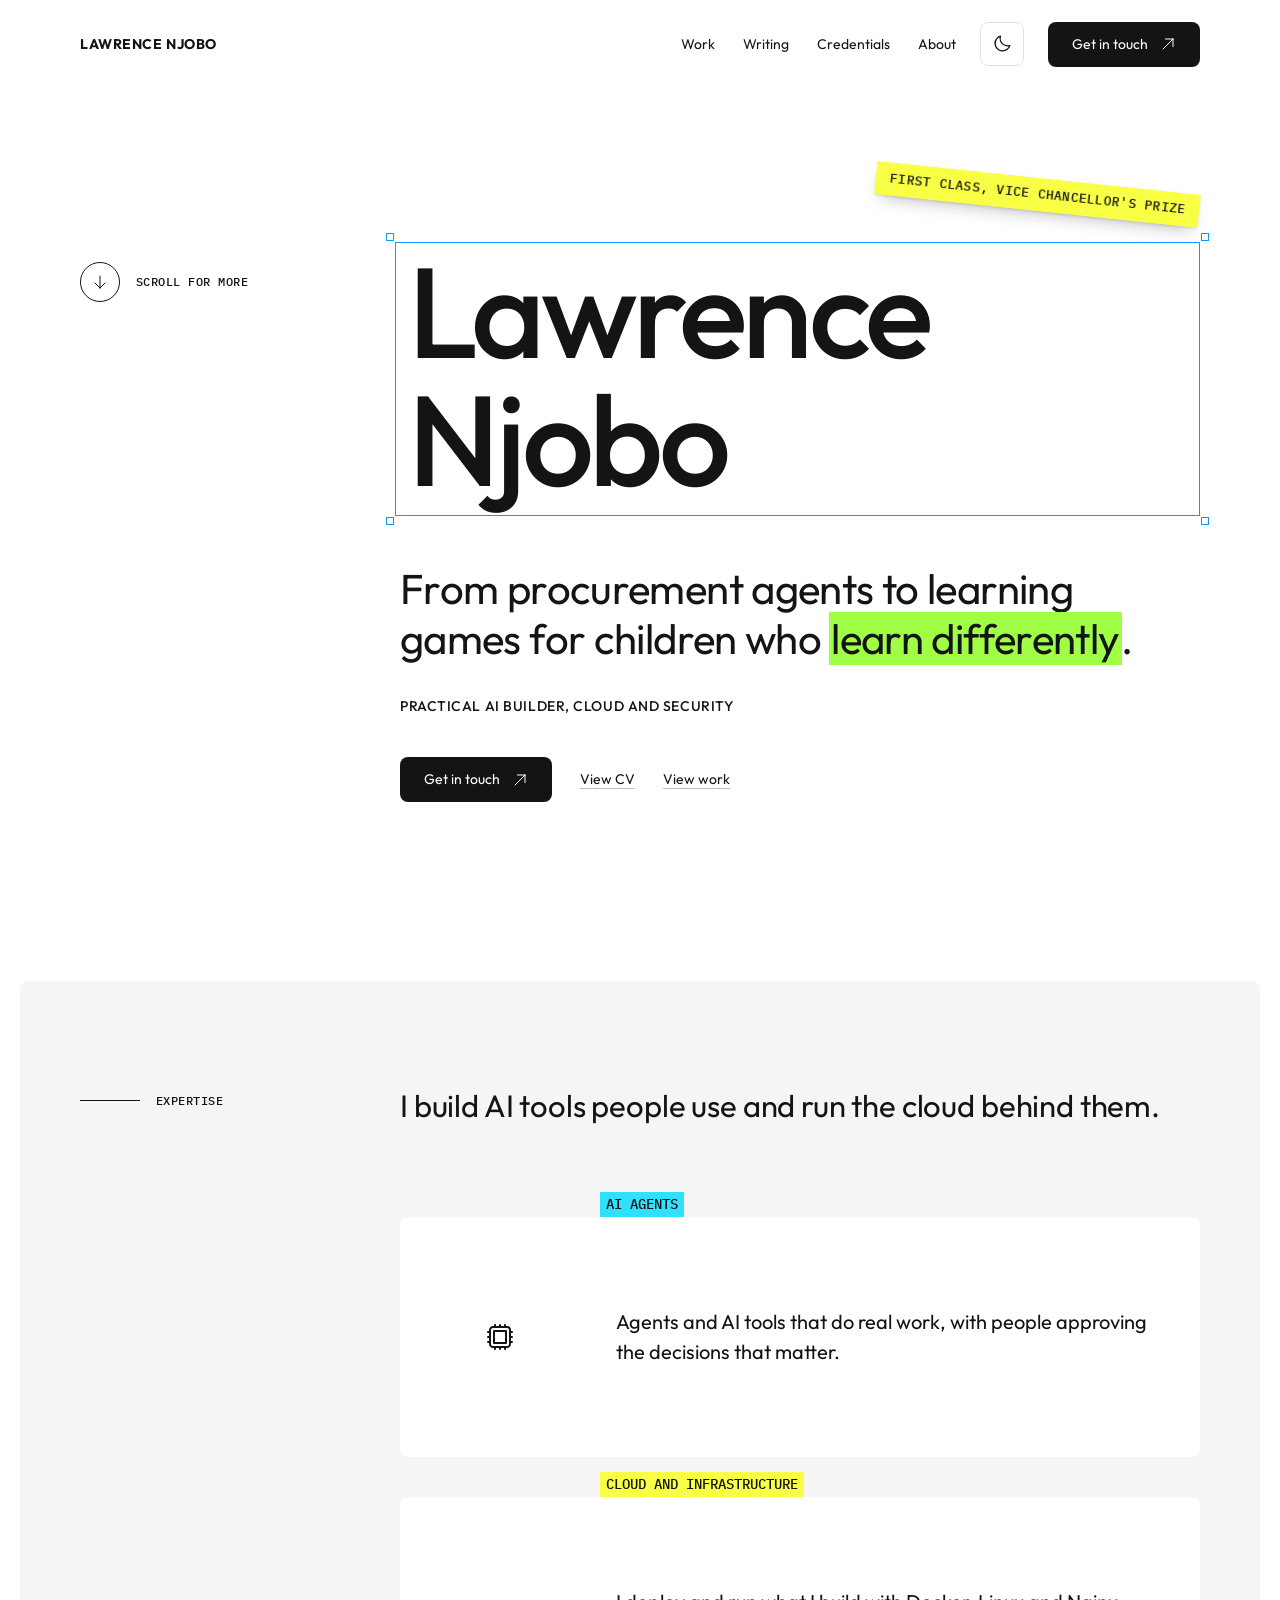
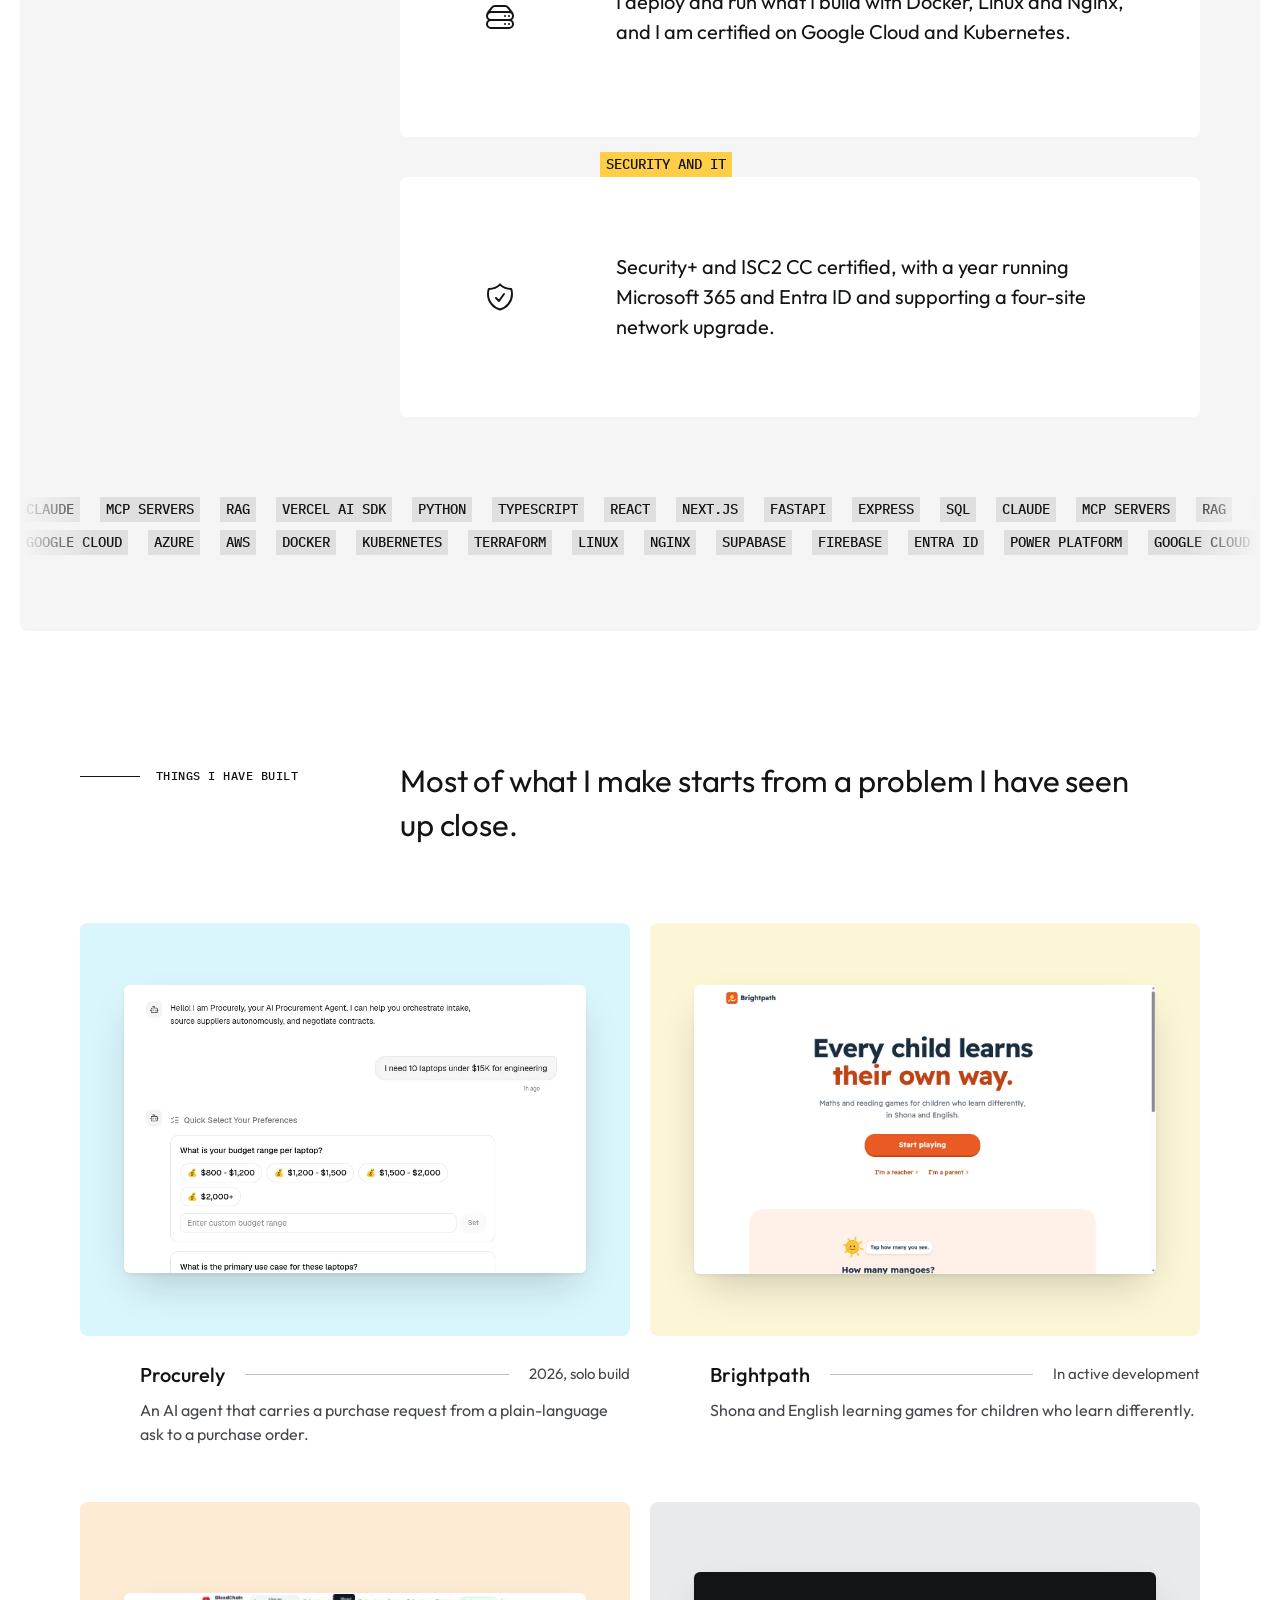
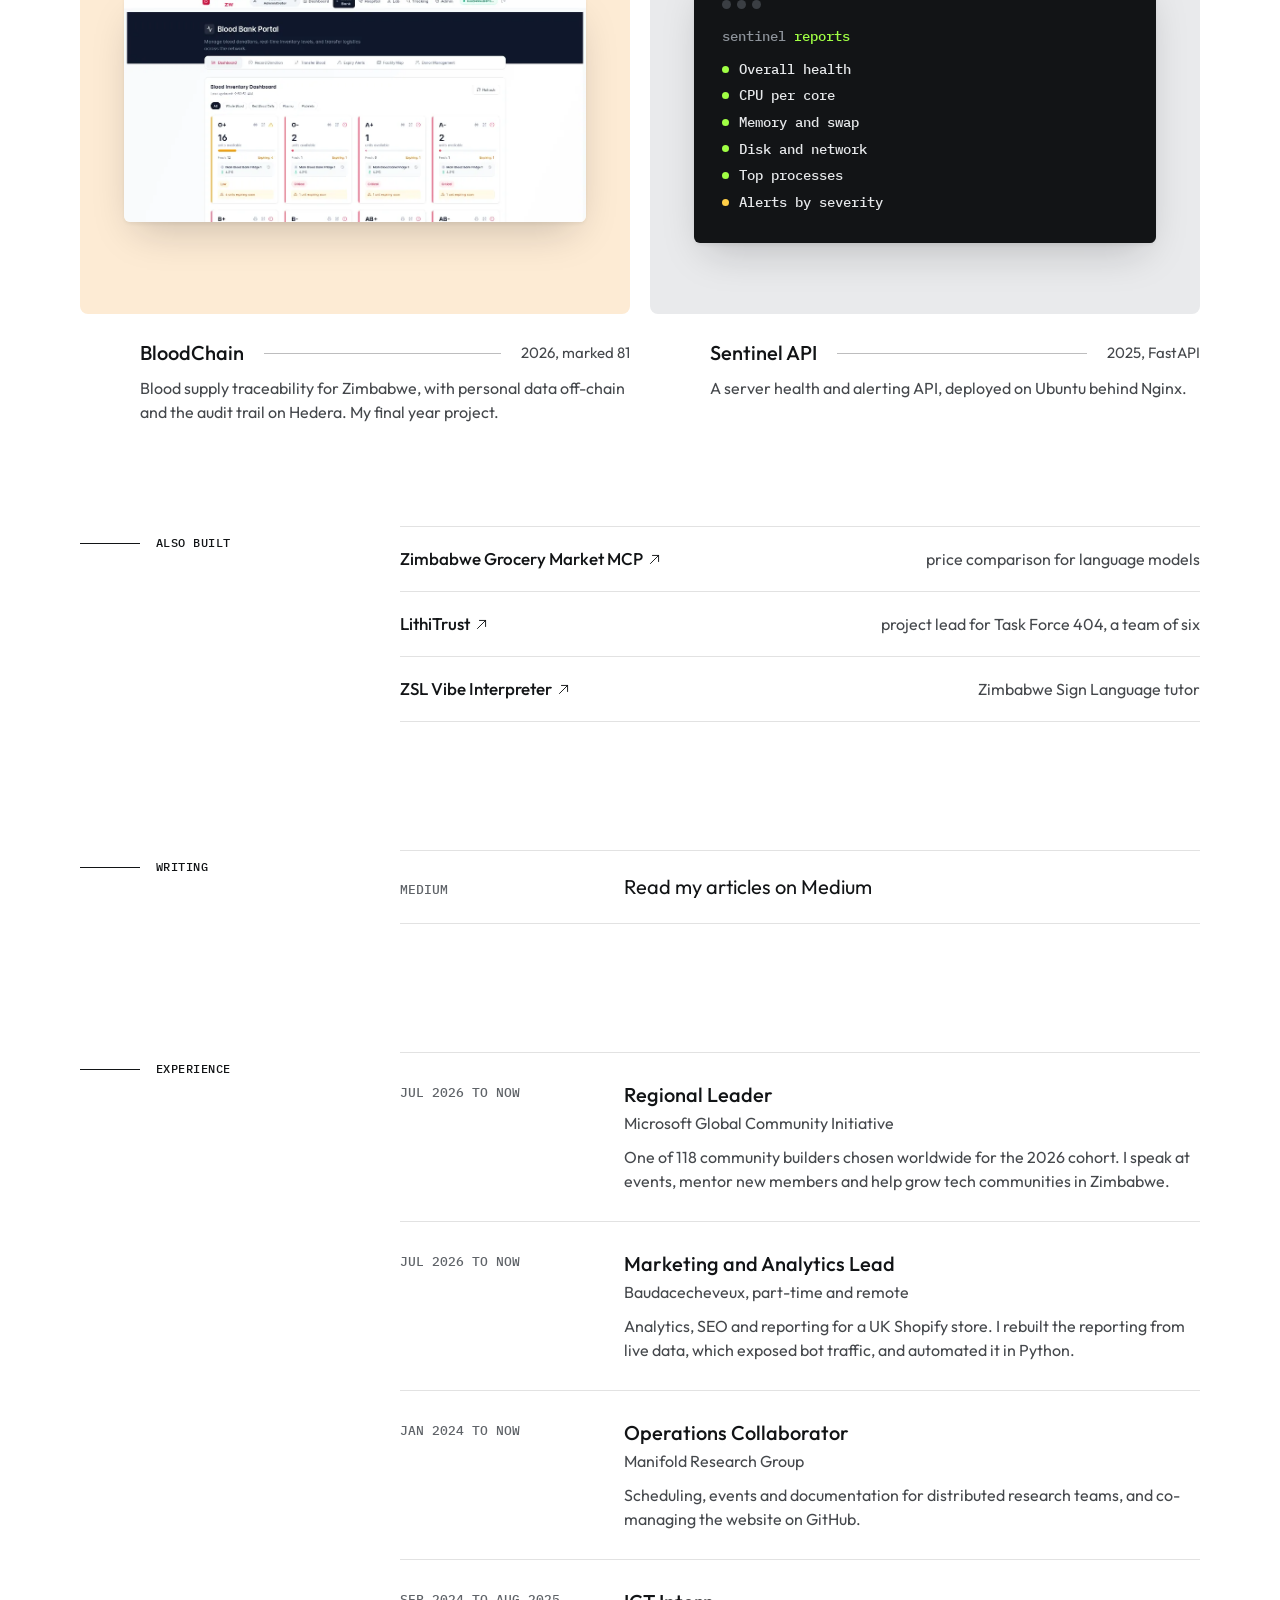
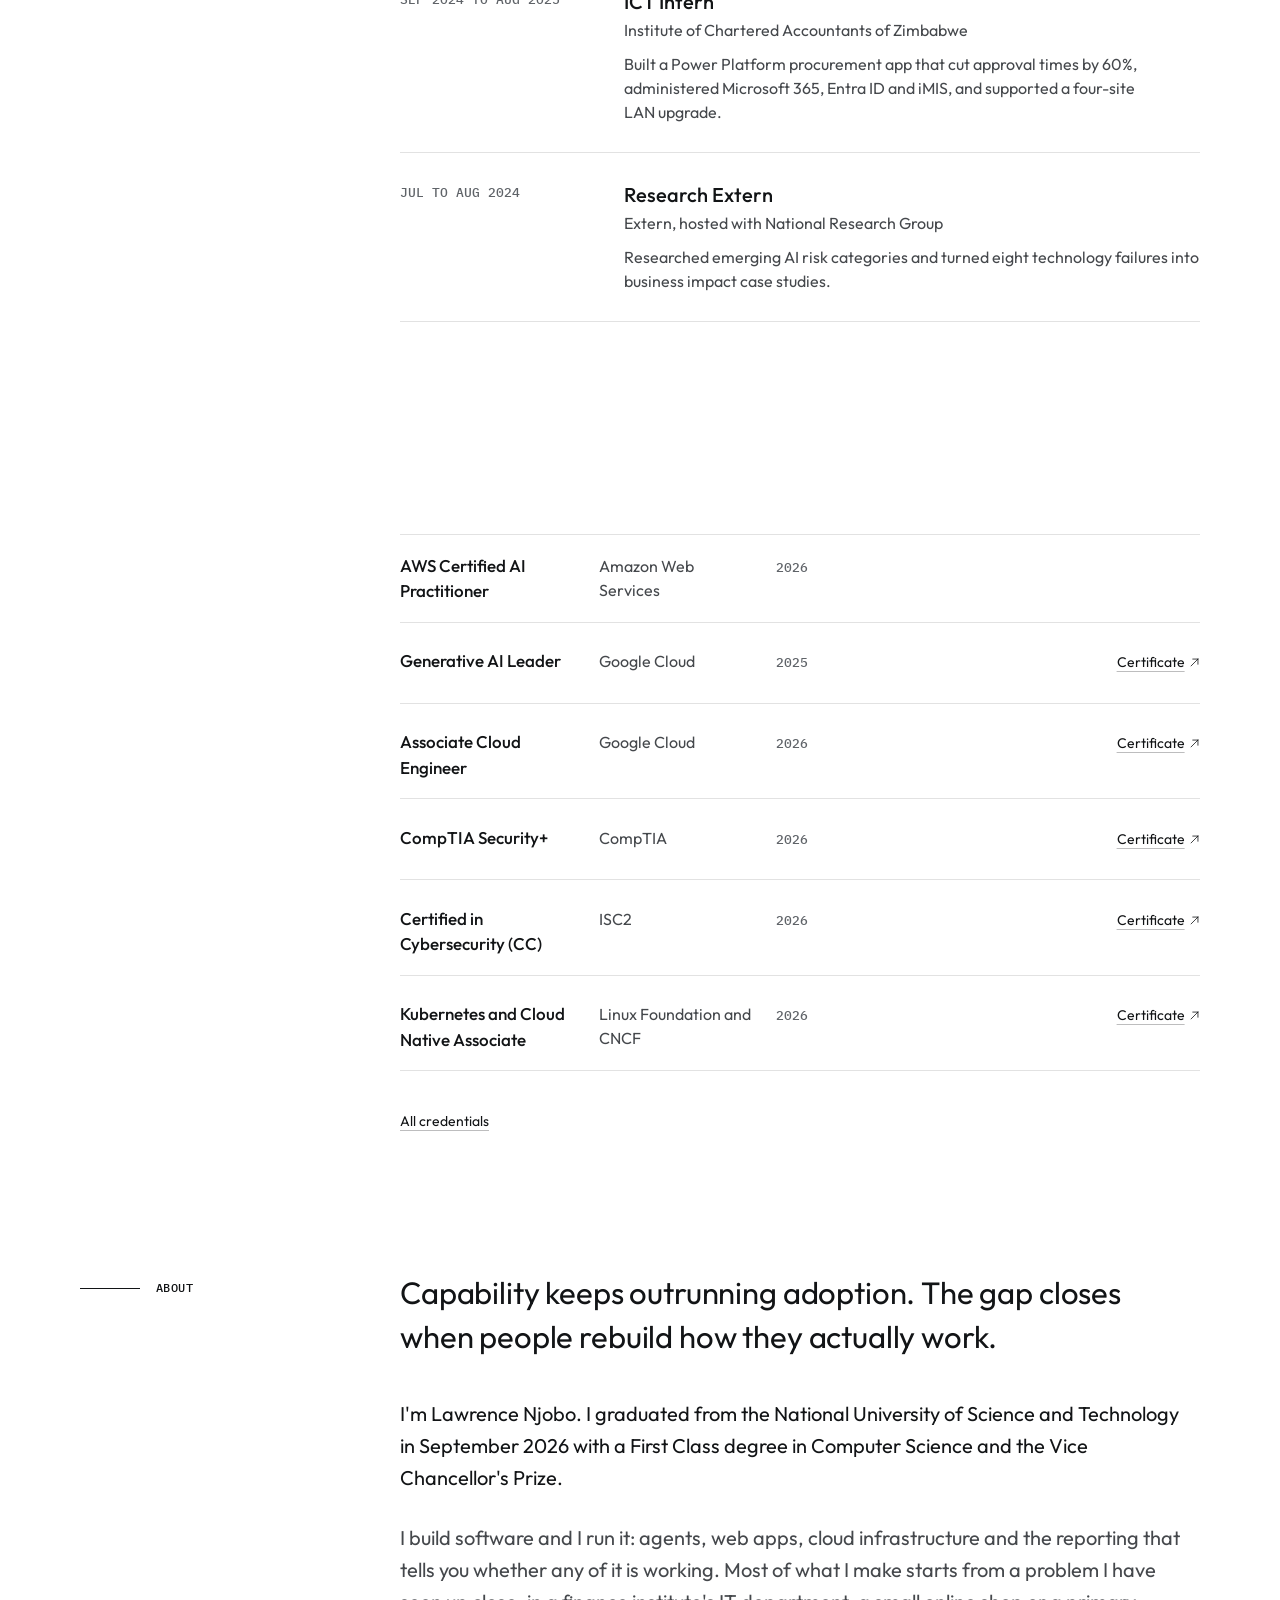
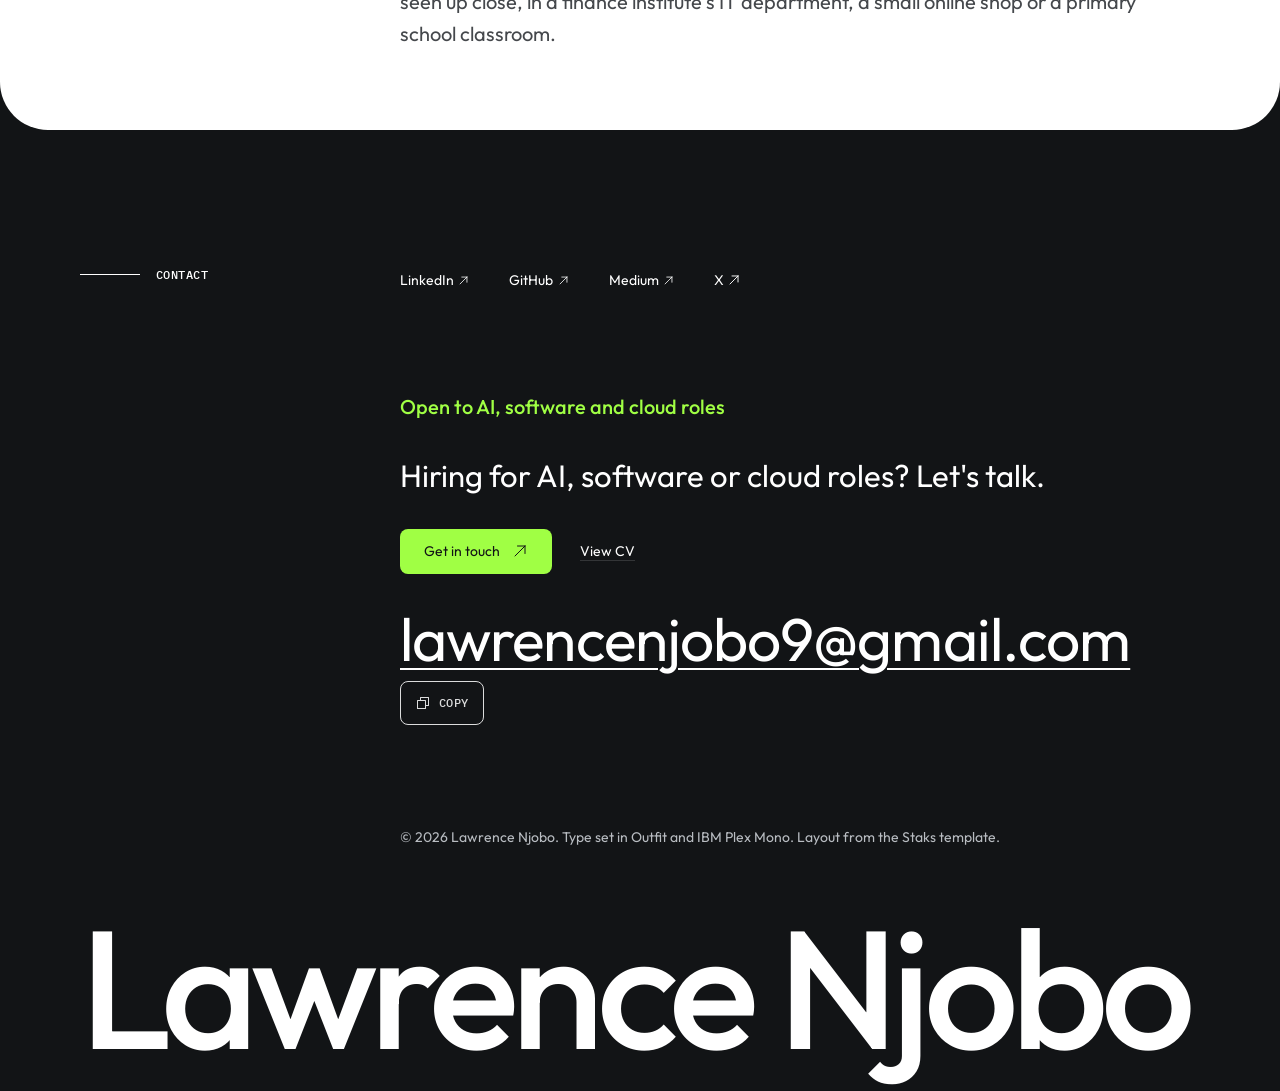
<file: index.html>
<!doctype html>
<html lang="en-GB">
<head>
  <meta charset="utf-8">
  <meta name="viewport" content="width=device-width, initial-scale=1">
  <title>Lawrence Njobo</title>
  <meta name="description" content="Lawrence Njobo, practical AI builder with cloud and security depth. Procurement agents, learning games for neurodivergent children, and the cloud systems that run them.">
  <meta property="og:title" content="Lawrence Njobo">
  <meta property="og:description" content="From procurement agents to learning games for children who learn differently.">
  <link rel="canonical" href="https://lawrence-njobo.me/">
  <meta property="og:type" content="website">
  <meta property="og:url" content="https://lawrence-njobo.me/">
  <meta property="og:image" content="https://lawrence-njobo.me/assets/og.png">
  <meta property="og:image:width" content="1200">
  <meta property="og:image:height" content="630">
  <meta property="og:image:alt" content="Lawrence Njobo. Practical AI builder, cloud and security. From procurement agents to learning games for children who learn differently.">
  <meta name="twitter:card" content="summary_large_image">
  <meta name="theme-color" content="#ffffff">
  <link rel="icon" type="image/svg+xml" href="/favicon.svg">
  <link rel="icon" type="image/png" href="/favicon.png">
  <link rel="preload" href="/assets/fonts/outfit-400.woff2" as="font" type="font/woff2" crossorigin>
  <link rel="preload" href="/assets/fonts/outfit-500.woff2" as="font" type="font/woff2" crossorigin>
  <script>(function(){var d=document.documentElement;d.classList.add("js");try{if(localStorage.getItem("theme")==="dark")d.setAttribute("data-theme","dark")}catch(e){}})()</script>
  <link rel="stylesheet" href="/css/style.css?v=b4b42e6bbc">
  <script type="module" src="/js/site.js?v=6421167376"></script>
</head>
<body>
<a class="skip" href="#main">Skip to content</a>
<div class="sheet">
<header class="nav">
  <div class="wrap nav__inner">
    <a class="nav__logo" href="/">Lawrence Njobo</a>
    <div class="nav__end">
      <nav class="nav__links" aria-label="Main">
        <a href="/#work">Work</a>
        <a href="/#writing">Writing</a>
        <a href="/credentials.html">Credentials</a>
        <a href="/#about">About</a>
      </nav>
      <button class="theme-toggle" type="button" aria-label="Dark mode" aria-pressed="false"><!-- Phosphor Icons, MIT --><svg class="icon-moon" aria-hidden="true" xmlns="http://www.w3.org/2000/svg" viewBox="0 0 256 256" fill="currentColor"><path d="M233.54,142.23a8,8,0,0,0-8-2,88.08,88.08,0,0,1-109.8-109.8,8,8,0,0,0-10-10,104.84,104.84,0,0,0-52.91,37A104,104,0,0,0,136,224a103.09,103.09,0,0,0,62.52-20.88,104.84,104.84,0,0,0,37-52.91A8,8,0,0,0,233.54,142.23ZM188.9,190.34A88,88,0,0,1,65.66,67.11a89,89,0,0,1,31.4-26A106,106,0,0,0,96,56,104.11,104.11,0,0,0,200,160a106,106,0,0,0,14.92-1.06A89,89,0,0,1,188.9,190.34Z"/></svg><svg class="icon-sun" aria-hidden="true" xmlns="http://www.w3.org/2000/svg" viewBox="0 0 256 256" fill="currentColor"><path d="M120,40V16a8,8,0,0,1,16,0V40a8,8,0,0,1-16,0Zm72,88a64,64,0,1,1-64-64A64.07,64.07,0,0,1,192,128Zm-16,0a48,48,0,1,0-48,48A48.05,48.05,0,0,0,176,128ZM58.34,69.66A8,8,0,0,0,69.66,58.34l-16-16A8,8,0,0,0,42.34,53.66Zm0,116.68-16,16a8,8,0,0,0,11.32,11.32l16-16a8,8,0,0,0-11.32-11.32ZM192,72a8,8,0,0,0,5.66-2.34l16-16a8,8,0,0,0-11.32-11.32l-16,16A8,8,0,0,0,192,72Zm5.66,114.34a8,8,0,0,0-11.32,11.32l16,16a8,8,0,0,0,11.32-11.32ZM48,128a8,8,0,0,0-8-8H16a8,8,0,0,0,0,16H40A8,8,0,0,0,48,128Zm80,80a8,8,0,0,0-8,8v24a8,8,0,0,0,16,0V216A8,8,0,0,0,128,208Zm112-88H216a8,8,0,0,0,0,16h24a8,8,0,0,0,0-16Z"/></svg></button>
      <a class="btn" href="mailto:lawrencenjobo9@gmail.com">Get in touch <svg class="icon-arrow" aria-hidden="true" viewBox="0 0 24 24"><path fill="none" stroke="currentColor" stroke-linecap="round" stroke-linejoin="round" stroke-width="1.5" d="m4.5 19.5l15-15m0 0H8.25m11.25 0v11.25"/></svg></a>
    </div>
  </div>
</header>

<main id="main">
  <section class="hero">
    <div class="wrap row">
      <div><a class="scroll-cue" href="#expertise"><span><svg aria-hidden="true" viewBox="0 0 24 24"><path fill="none" stroke="currentColor" stroke-linecap="round" stroke-linejoin="round" stroke-width="1.5" d="M19.5 13.5L12 21m0 0l-7.5-7.5M12 21V3"/></svg></span><span>Scroll for more</span></a></div>
      <div class="hero__body">
        <h1 class="hero__name"><span class="frame">Lawrence Njobo</span></h1>
        <p class="hero__sentence">From procurement agents to learning games for children who <span class="sel">learn differently</span>.</p>
        <p class="hero__line">Practical AI builder, cloud and security</p>
        <div class="hero__actions">
          <a class="btn" href="mailto:lawrencenjobo9@gmail.com">Get in touch <svg class="icon-arrow" aria-hidden="true" viewBox="0 0 24 24"><path fill="none" stroke="currentColor" stroke-linecap="round" stroke-linejoin="round" stroke-width="1.5" d="m4.5 19.5l15-15m0 0H8.25m11.25 0v11.25"/></svg></a>
          <a class="link-quiet" href="/cv.html">View CV</a>
          <a class="link-quiet" href="#work">View work</a>
        </div>
        <p class="sticker">First Class, Vice Chancellor's Prize</p>
      </div>
    </div>
  </section>

  <section id="expertise" class="panel">
    <div class="wrap">
      <div class="row reveal">
        <h2 class="label">Expertise</h2>
        <p class="statement">I build AI tools people use and run the cloud behind them.</p>
      </div>
      <div class="row" style="margin-top:clamp(56px,7vw,96px)">
        <ul class="skills content" data-stagger>
          <li class="skill"><span class="tag tag--cyan">AI agents</span><svg aria-hidden="true" viewBox="0 0 24 24"><path fill="none" stroke="currentColor" stroke-linecap="round" stroke-linejoin="round" stroke-width="1.5" d="M8.25 3v1.5M4.5 8.25H3m18 0h-1.5M4.5 12H3m18 0h-1.5m-15 3.75H3m18 0h-1.5M8.25 19.5V21M12 3v1.5m0 15V21m3.75-18v1.5m0 15V21m-9-1.5h10.5a2.25 2.25 0 0 0 2.25-2.25V6.75a2.25 2.25 0 0 0-2.25-2.25H6.75A2.25 2.25 0 0 0 4.5 6.75v10.5a2.25 2.25 0 0 0 2.25 2.25m.75-12h9v9h-9z"/></svg><p>Agents and AI tools that do real work, with people approving the decisions that matter.</p></li>
          <li class="skill"><span class="tag tag--yellow">Cloud and infrastructure</span><svg aria-hidden="true" viewBox="0 0 24 24"><path fill="none" stroke="currentColor" stroke-linecap="round" stroke-linejoin="round" stroke-width="1.5" d="M5.25 14.25h13.5m-13.5 0a3 3 0 0 1-3-3m3 3a3 3 0 1 0 0 6h13.5a3 3 0 1 0 0-6m-16.5-3a3 3 0 0 1 3-3h13.5a3 3 0 0 1 3 3m-19.5 0a4.5 4.5 0 0 1 .9-2.7L5.738 5.1a3.38 3.38 0 0 1 2.7-1.35h7.124c1.063 0 2.063.5 2.7 1.35l2.588 3.45a4.5 4.5 0 0 1 .9 2.7m0 0a3 3 0 0 1-3 3m0 3h.008v.008h-.008zm0-6h.008v.008h-.008zm-3 6h.008v.008h-.008zm0-6h.008v.008h-.008z"/></svg><p>I deploy and run what I build with Docker, Linux and Nginx, and I am certified on Google Cloud and Kubernetes.</p></li>
          <li class="skill"><span class="tag tag--amber">Security and IT</span><svg aria-hidden="true" viewBox="0 0 24 24"><path fill="none" stroke="currentColor" stroke-linecap="round" stroke-linejoin="round" stroke-width="1.5" d="M9 12.75L11.25 15L15 9.75m-3-7.036A11.96 11.96 0 0 1 3.598 6A12 12 0 0 0 3 9.749c0 5.592 3.824 10.29 9 11.623c5.176-1.332 9-6.03 9-11.622c0-1.31-.21-2.571-.598-3.751h-.152c-3.196 0-6.1-1.248-8.25-3.285"/></svg><p>Security+ and ISC2 CC certified, with a year running Microsoft 365 and Entra ID and supporting a four-site network upgrade.</p></li>
        </ul>
      </div>
    </div>
    <div class="marquee" aria-label="Tools I use"><div class="marquee__track"><ul><li class="tag">Claude</li><li class="tag">MCP servers</li><li class="tag">RAG</li><li class="tag">Vercel AI SDK</li><li class="tag">Python</li><li class="tag">TypeScript</li><li class="tag">React</li><li class="tag">Next.js</li><li class="tag">FastAPI</li><li class="tag">Express</li><li class="tag">SQL</li></ul><ul aria-hidden="true"><li class="tag">Claude</li><li class="tag">MCP servers</li><li class="tag">RAG</li><li class="tag">Vercel AI SDK</li><li class="tag">Python</li><li class="tag">TypeScript</li><li class="tag">React</li><li class="tag">Next.js</li><li class="tag">FastAPI</li><li class="tag">Express</li><li class="tag">SQL</li></ul></div><div class="marquee__track marquee__track--rev"><ul><li class="tag">Google Cloud</li><li class="tag">Azure</li><li class="tag">AWS</li><li class="tag">Docker</li><li class="tag">Kubernetes</li><li class="tag">Terraform</li><li class="tag">Linux</li><li class="tag">Nginx</li><li class="tag">Supabase</li><li class="tag">Firebase</li><li class="tag">Entra ID</li><li class="tag">Power Platform</li></ul><ul aria-hidden="true"><li class="tag">Google Cloud</li><li class="tag">Azure</li><li class="tag">AWS</li><li class="tag">Docker</li><li class="tag">Kubernetes</li><li class="tag">Terraform</li><li class="tag">Linux</li><li class="tag">Nginx</li><li class="tag">Supabase</li><li class="tag">Firebase</li><li class="tag">Entra ID</li><li class="tag">Power Platform</li></ul></div></div>
  </section>

  <section id="work" class="section">
    <div class="wrap">
      <div class="row reveal">
        <h2 class="label">Things I have built</h2>
        <p class="statement">Most of what I make starts from a problem I have seen up close.</p>
      </div>
      <div class="work" data-stagger="clip">
        <a class="work__item" href="/work/procurely.html">
          <div class="work__media tint-cyan"><span class="work__cursor" aria-hidden="true">View case study</span><img style="view-transition-name: shot-procurely" src="/assets/images/work/procurely-intake.webp" alt="Procurely's AI agent answering the request 'I need 10 laptops under $15K for engineering' with budget and use-case options." width="810" height="505" loading="lazy"></div>
          <div class="work__head"><span class="work__title">Procurely</span><span class="work__meta">2026, solo build</span></div>
          <div class="work__body"><p>An AI agent that carries a purchase request from a plain-language ask to a purchase order.</p></div>
        </a>
        <a class="work__item" href="/work/brightpath.html">
          <div class="work__media tint-yellow"><span class="work__cursor" aria-hidden="true">View case study</span><img style="view-transition-name: shot-brightpath" src="/assets/images/work/brightpath.webp" alt="Brightpath home page: Every child learns their own way, with a Start playing button." width="1280" height="800" loading="lazy"></div>
          <div class="work__head"><span class="work__title">Brightpath</span><span class="work__meta">In active development</span></div>
          <div class="work__body"><p>Shona and English learning games for children who learn differently.</p></div>
        </a>
        <a class="work__item" href="/work/bloodchain.html">
          <div class="work__media tint-amber"><span class="work__cursor" aria-hidden="true">View case study</span><img style="view-transition-name: shot-bloodchain" src="/assets/images/work/bloodchain.webp" alt="BloodChain blood bank portal showing blood inventory by group." width="1024" height="507" loading="lazy"></div>
          <div class="work__head"><span class="work__title">BloodChain</span><span class="work__meta">2026, marked 81</span></div>
          <div class="work__body"><p>Blood supply traceability for Zimbabwe, with personal data off-chain and the audit trail on Hedera. My final year project.</p></div>
        </a>
        <a class="work__item" href="/work/sentinel-api.html">
          <div class="work__media tint-ink"><span class="work__cursor" aria-hidden="true">View case study</span><div class="term" aria-hidden="true" style="view-transition-name: shot-sentinel"><div class="term__top"><i></i><i></i><i></i></div><div class="term__cmd">sentinel <b>reports</b></div><ul><li>Overall health</li><li>CPU per core</li><li>Memory and swap</li><li>Disk and network</li><li>Top processes</li><li class="warn">Alerts by severity</li></ul></div></div>
          <div class="work__head"><span class="work__title">Sentinel API</span><span class="work__meta">2025, FastAPI</span></div>
          <div class="work__body"><p>A server health and alerting API, deployed on Ubuntu behind Nginx.</p></div>
        </a>
      </div>
      <div class="row also">
        <h3 class="label">Also built</h3>
        <ul class="rows" data-stagger><li><span class="rows__name"><a href="https://github.com/AlbertNjobo/zimbabwean-market-mcp" target="_blank" rel="noopener">Zimbabwe Grocery Market MCP</a></span><span class="rows__note">price comparison for language models</span></li><li><span class="rows__name"><a href="https://youtu.be/feNROUVj2U4" target="_blank" rel="noopener">LithiTrust</a></span><span class="rows__note">project lead for Task Force 404, a team of six</span></li><li><span class="rows__name"><a href="https://devpost.com/software/zsl-vibe-interpreter-ai-tutor" target="_blank" rel="noopener">ZSL Vibe Interpreter</a></span><span class="rows__note">Zimbabwe Sign Language tutor</span></li></ul>
      </div>
    </div>
  </section>

  <section id="writing" class="section">
    <div class="wrap row reveal">
      <h2 class="label">Writing</h2>
      <div id="medium-posts" class="posts">
        <a class="post" href="https://medium.com/@lawrencenjobo" target="_blank" rel="noopener"><div class="post__meta">Medium</div><h3>Read my articles on Medium</h3></a>
      </div>
    </div>
  </section>

  <section id="experience" class="section">
    <div class="wrap row">
      <h2 class="label reveal">Experience</h2>
      <ol class="timeline" data-stagger>
        <li><span class="timeline__date">Jul 2026 to now</span><div>
          <div class="timeline__role">Regional Leader</div>
          <div class="timeline__org">Microsoft Global Community Initiative</div>
          <p>One of 118 community builders chosen worldwide for the 2026 cohort. I speak at events, mentor new members and help grow tech communities in Zimbabwe.</p>
        </div></li>
        <li><span class="timeline__date">Jul 2026 to now</span><div>
          <div class="timeline__role">Marketing and Analytics Lead</div>
          <div class="timeline__org">Baudacecheveux, part-time and remote</div>
          <p>Analytics, SEO and reporting for a UK Shopify store. I rebuilt the reporting from live data, which exposed bot traffic, and automated it in Python.</p>
        </div></li>
        <li><span class="timeline__date">Jan 2024 to now</span><div>
          <div class="timeline__role">Operations Collaborator</div>
          <div class="timeline__org">Manifold Research Group</div>
          <p>Scheduling, events and documentation for distributed research teams, and co-managing the website on GitHub.</p>
        </div></li>
        <li><span class="timeline__date">Sep 2024 to Aug 2025</span><div>
          <div class="timeline__role">ICT Intern</div>
          <div class="timeline__org">Institute of Chartered Accountants of Zimbabwe</div>
          <p>Built a Power Platform procurement app that cut approval times by 60%, administered Microsoft 365, Entra ID and iMIS, and supported a four-site LAN upgrade.</p>
        </div></li>
        <li><span class="timeline__date">Jul to Aug 2024</span><div>
          <div class="timeline__role">Research Extern</div>
          <div class="timeline__org">Extern, hosted with National Research Group</div>
          <p>Researched emerging AI risk categories and turned eight technology failures into business impact case studies.</p>
        </div></li>
      </ol>
    </div>
  </section>

  <section id="credentials" class="section">
    <div class="wrap row">
      <h2 class="label reveal">Credentials</h2>
      <div>
        <p class="statement reveal" style="margin-bottom:40px">Certified and verifiable.</p>
        <ul class="creds" data-stagger>
        <li class="cred"><span class="cred__name">AWS Certified AI Practitioner</span><span class="cred__issuer">Amazon Web Services</span><span class="cred__date">2026</span></li>
        <li class="cred"><span class="cred__name">Generative AI Leader</span><span class="cred__issuer">Google Cloud</span><span class="cred__date">2025</span><a class="cred__verify" href="/assets/images/certs/google-generative-ai-leader.webp" target="_blank" rel="noopener"><span class="sr-only">Generative AI Leader </span>Certificate</a></li>
        <li class="cred"><span class="cred__name">Associate Cloud Engineer</span><span class="cred__issuer">Google Cloud</span><span class="cred__date">2026</span><a class="cred__verify" href="/assets/images/certs/google-associate-cloud-engineer.webp" target="_blank" rel="noopener"><span class="sr-only">Associate Cloud Engineer </span>Certificate</a></li>
        <li class="cred"><span class="cred__name">CompTIA Security+</span><span class="cred__issuer">CompTIA</span><span class="cred__date">2026</span><a class="cred__verify" href="/assets/images/certs/security-plus.webp" target="_blank" rel="noopener"><span class="sr-only">Security+ </span>Certificate</a></li>
        <li class="cred"><span class="cred__name">Certified in Cybersecurity (CC)</span><span class="cred__issuer">ISC2</span><span class="cred__date">2026</span><a class="cred__verify" href="/assets/images/certs/isc2-cc.webp" target="_blank" rel="noopener"><span class="sr-only">ISC2 CC </span>Certificate</a></li>
        <li class="cred"><span class="cred__name">Kubernetes and Cloud Native Associate</span><span class="cred__issuer">Linux Foundation and CNCF</span><span class="cred__date">2026</span><a class="cred__verify" href="/assets/images/certs/kcna.webp" target="_blank" rel="noopener"><span class="sr-only">KCNA </span>Certificate</a></li>
      </ul>
        <p class="creds__more"><a class="link-quiet" href="/credentials.html">All credentials</a></p>
      </div>
    </div>
  </section>

  <section id="about" class="section">
    <div class="wrap row reveal">
      <h2 class="label">About</h2>
      <div>
        <p class="statement">Capability keeps outrunning adoption. The gap closes when people rebuild how they actually work.</p>
        <div class="about__body">
          <p>I'm Lawrence Njobo. I graduated from the National University of Science and Technology in September 2026 with a First Class degree in Computer Science and the Vice Chancellor's Prize.</p>
          <p>I build software and I run it: agents, web apps, cloud infrastructure and the reporting that tells you whether any of it is working. Most of what I make starts from a problem I have seen up close, in a finance institute's IT department, a small online shop or a primary school classroom.</p>
        </div>
      </div>
    </div>
  </section>
</main>
</div>

<footer class="footer">
  <div class="wrap">
    <div class="row">
      <h2 class="label">Contact</h2>
      <ul class="footer__links" aria-label="Profiles">
        <li><a href="https://www.linkedin.com/in/lawrence-njobo" target="_blank" rel="noopener">LinkedIn</a></li>
        <li><a href="https://github.com/AlbertNjobo" target="_blank" rel="noopener">GitHub</a></li>
        <li><a href="https://medium.com/@lawrencenjobo" target="_blank" rel="noopener">Medium</a></li>
        <li><a href="https://x.com/Lawrence_Njobo" target="_blank" rel="noopener">X</a></li>
      </ul>
    </div>
    <div class="row">
      <div class="footer__body content">
        <p class="footer__avail">Open to AI, software and cloud roles</p>
        <p class="footer__sign">Hiring for AI, software or cloud roles? Let's talk.</p>
        <div class="footer__row"><a class="btn btn--lime" href="mailto:lawrencenjobo9@gmail.com">Get in touch <svg class="icon-arrow" aria-hidden="true" viewBox="0 0 24 24"><path fill="none" stroke="currentColor" stroke-linecap="round" stroke-linejoin="round" stroke-width="1.5" d="m4.5 19.5l15-15m0 0H8.25m11.25 0v11.25"/></svg></a><a class="link-quiet" href="/cv.html">View CV</a></div>
        <div><a class="footer__email" href="mailto:lawrencenjobo9@gmail.com">lawrencenjobo9@gmail.com</a><p class="contact-line"><span class="contact-line__email sr-only">lawrencenjobo9@gmail.com</span><button class="copy" type="button" data-copy="lawrencenjobo9@gmail.com" aria-label="Copy email address"><svg class="icon-copy" aria-hidden="true" xmlns="http://www.w3.org/2000/svg" viewBox="0 0 256 256" fill="currentColor"><path d="M216,32H88a8,8,0,0,0-8,8V80H40a8,8,0,0,0-8,8V216a8,8,0,0,0,8,8H168a8,8,0,0,0,8-8V176h40a8,8,0,0,0,8-8V40A8,8,0,0,0,216,32ZM160,208H48V96H160Zm48-48H176V88a8,8,0,0,0-8-8H96V48H208Z"/></svg><svg class="icon-check" aria-hidden="true" xmlns="http://www.w3.org/2000/svg" viewBox="0 0 256 256" fill="currentColor"><path d="M229.66,77.66l-128,128a8,8,0,0,1-11.32,0l-56-56a8,8,0,0,1,11.32-11.32L96,188.69,218.34,66.34a8,8,0,0,1,11.32,11.32Z"/></svg><span class="copy__label">Copy</span></button><span class="sr-only" role="status" aria-live="polite"></span></p></div>
      </div>
    </div>
    <div class="row"><p class="footer__copy content">© 2026 Lawrence Njobo. Type set in Outfit and IBM Plex Mono. Layout from the Staks template.</p></div>
    <p class="footer__mark" aria-hidden="true">Lawrence Njobo</p>
  </div>
</footer>
</body>
</html>
</file>
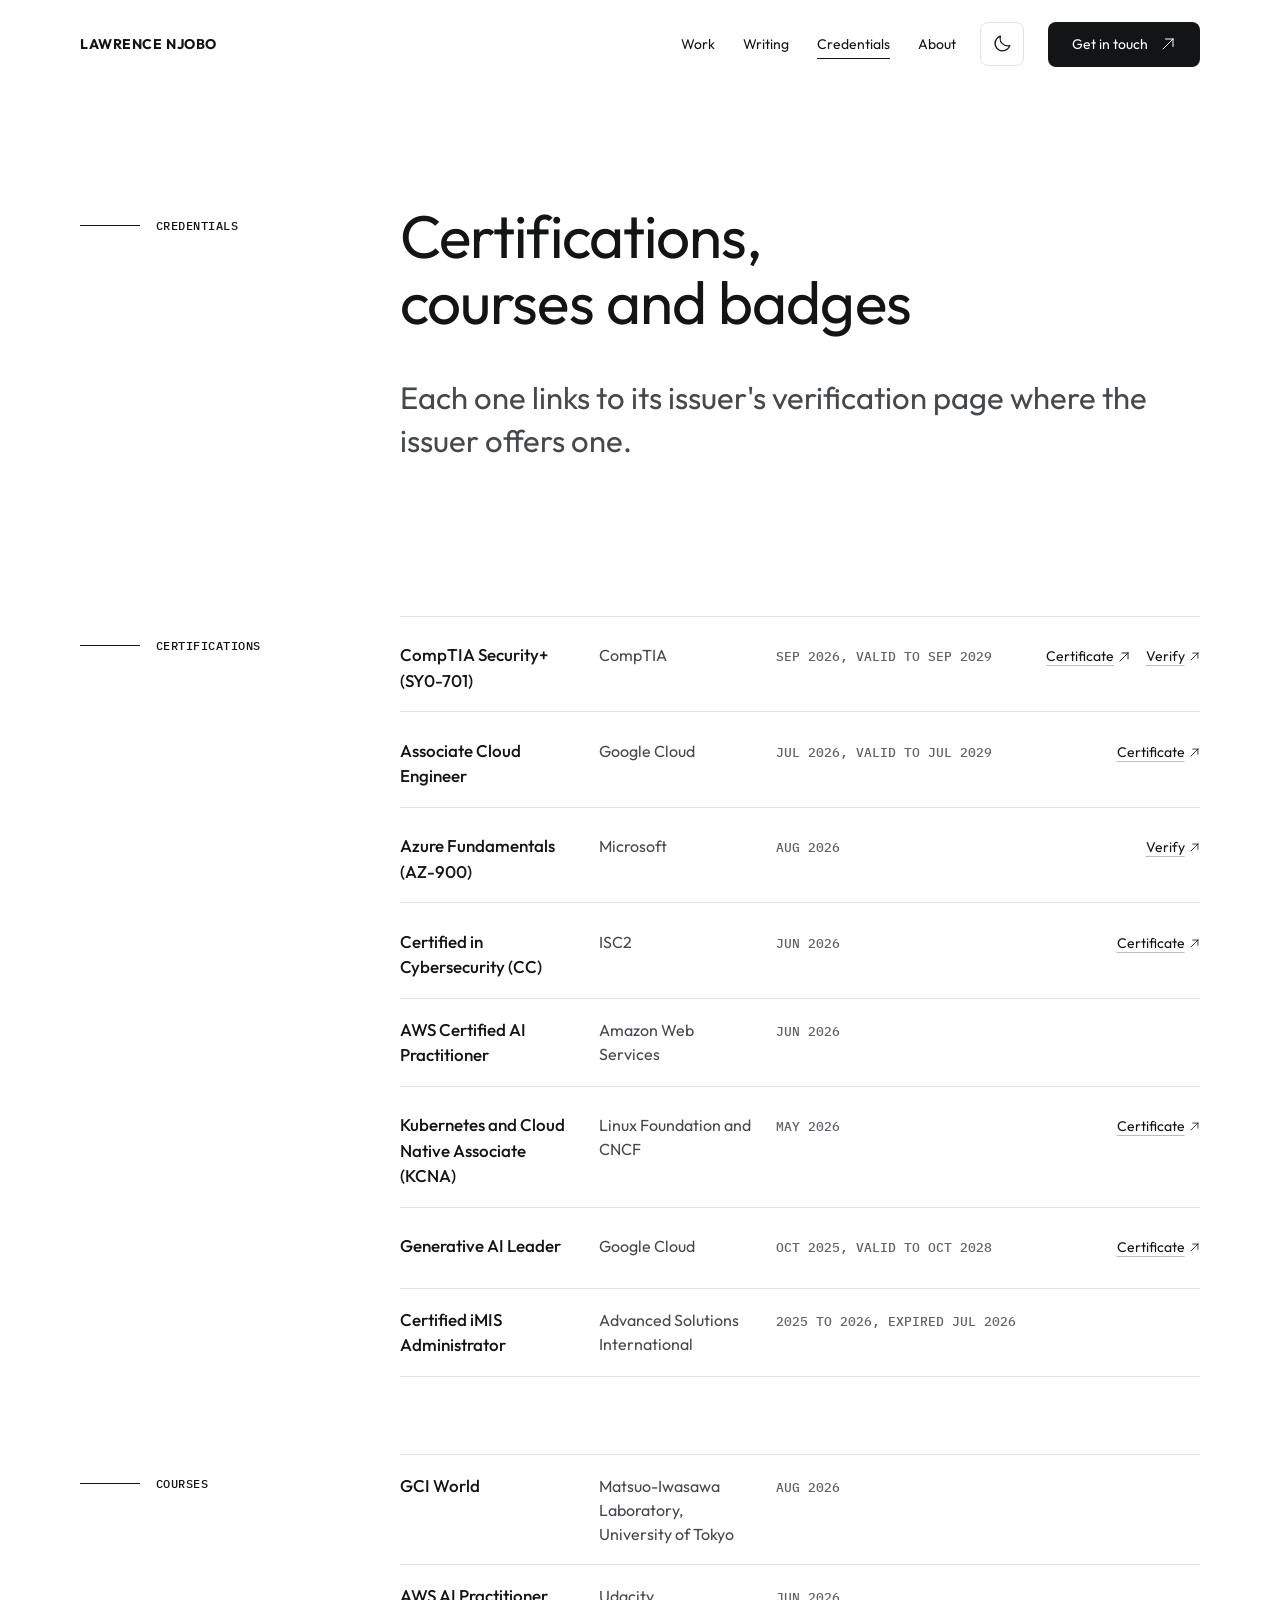
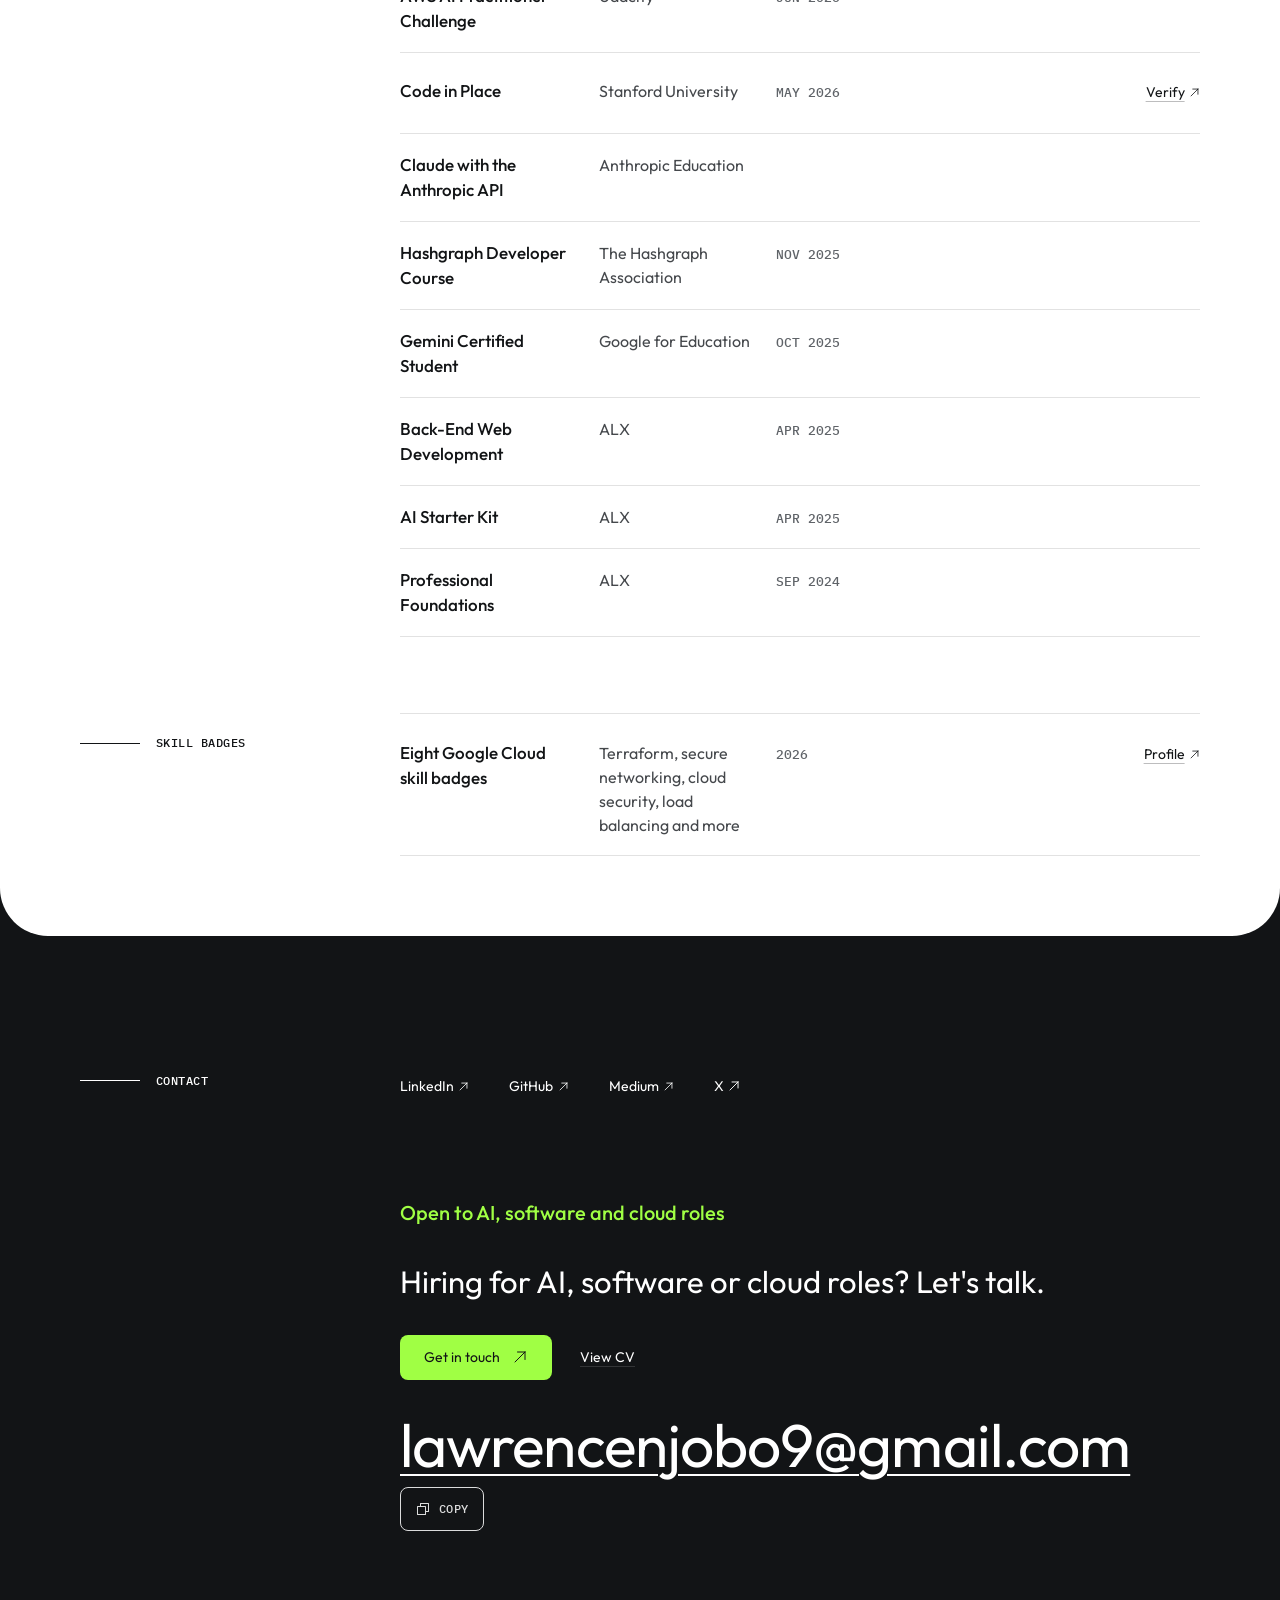
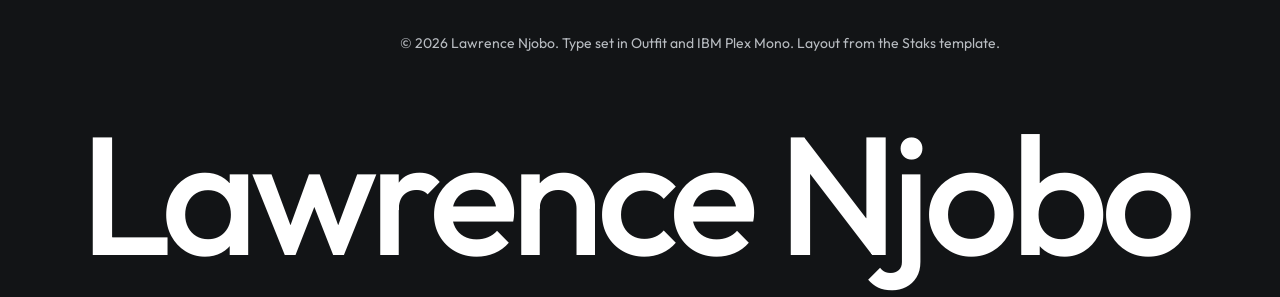
<file: credentials.html>
<!doctype html>
<html lang="en-GB">
<head>
  <meta charset="utf-8">
  <meta name="viewport" content="width=device-width, initial-scale=1">
  <title>Credentials · Lawrence Njobo</title>
  <meta name="description" content="Certifications, courses and skill badges held by Lawrence Njobo, with verification links.">
  <meta property="og:title" content="Credentials · Lawrence Njobo">
  <meta property="og:description" content="Certifications, courses and skill badges held by Lawrence Njobo, with verification links.">
  <link rel="canonical" href="https://lawrence-njobo.me/credentials.html">
  <meta property="og:type" content="website">
  <meta property="og:url" content="https://lawrence-njobo.me/credentials.html">
  <meta property="og:image" content="https://lawrence-njobo.me/assets/og.png">
  <meta property="og:image:width" content="1200">
  <meta property="og:image:height" content="630">
  <meta property="og:image:alt" content="Lawrence Njobo. Practical AI builder, cloud and security. From procurement agents to learning games for children who learn differently.">
  <meta name="twitter:card" content="summary_large_image">
  <meta name="theme-color" content="#ffffff">
  <link rel="icon" type="image/svg+xml" href="/favicon.svg">
  <link rel="icon" type="image/png" href="/favicon.png">
  <link rel="preload" href="/assets/fonts/outfit-400.woff2" as="font" type="font/woff2" crossorigin>
  <link rel="preload" href="/assets/fonts/outfit-500.woff2" as="font" type="font/woff2" crossorigin>
  <script>(function(){var d=document.documentElement;d.classList.add("js");try{if(localStorage.getItem("theme")==="dark")d.setAttribute("data-theme","dark")}catch(e){}})()</script>
  <link rel="stylesheet" href="/css/style.css?v=b4b42e6bbc">
  <script type="module" src="/js/site.js?v=6421167376"></script>
</head>
<body>
<a class="skip" href="#main">Skip to content</a>
<div class="sheet">
<header class="nav">
  <div class="wrap nav__inner">
    <a class="nav__logo" href="/">Lawrence Njobo</a>
    <div class="nav__end">
      <nav class="nav__links" aria-label="Main">
        <a href="/#work">Work</a>
        <a href="/#writing">Writing</a>
        <a href="/credentials.html">Credentials</a>
        <a href="/#about">About</a>
      </nav>
      <button class="theme-toggle" type="button" aria-label="Dark mode" aria-pressed="false"><!-- Phosphor Icons, MIT --><svg class="icon-moon" aria-hidden="true" xmlns="http://www.w3.org/2000/svg" viewBox="0 0 256 256" fill="currentColor"><path d="M233.54,142.23a8,8,0,0,0-8-2,88.08,88.08,0,0,1-109.8-109.8,8,8,0,0,0-10-10,104.84,104.84,0,0,0-52.91,37A104,104,0,0,0,136,224a103.09,103.09,0,0,0,62.52-20.88,104.84,104.84,0,0,0,37-52.91A8,8,0,0,0,233.54,142.23ZM188.9,190.34A88,88,0,0,1,65.66,67.11a89,89,0,0,1,31.4-26A106,106,0,0,0,96,56,104.11,104.11,0,0,0,200,160a106,106,0,0,0,14.92-1.06A89,89,0,0,1,188.9,190.34Z"/></svg><svg class="icon-sun" aria-hidden="true" xmlns="http://www.w3.org/2000/svg" viewBox="0 0 256 256" fill="currentColor"><path d="M120,40V16a8,8,0,0,1,16,0V40a8,8,0,0,1-16,0Zm72,88a64,64,0,1,1-64-64A64.07,64.07,0,0,1,192,128Zm-16,0a48,48,0,1,0-48,48A48.05,48.05,0,0,0,176,128ZM58.34,69.66A8,8,0,0,0,69.66,58.34l-16-16A8,8,0,0,0,42.34,53.66Zm0,116.68-16,16a8,8,0,0,0,11.32,11.32l16-16a8,8,0,0,0-11.32-11.32ZM192,72a8,8,0,0,0,5.66-2.34l16-16a8,8,0,0,0-11.32-11.32l-16,16A8,8,0,0,0,192,72Zm5.66,114.34a8,8,0,0,0-11.32,11.32l16,16a8,8,0,0,0,11.32-11.32ZM48,128a8,8,0,0,0-8-8H16a8,8,0,0,0,0,16H40A8,8,0,0,0,48,128Zm80,80a8,8,0,0,0-8,8v24a8,8,0,0,0,16,0V216A8,8,0,0,0,128,208Zm112-88H216a8,8,0,0,0,0,16h24a8,8,0,0,0,0-16Z"/></svg></button>
      <a class="btn" href="mailto:lawrencenjobo9@gmail.com">Get in touch <svg class="icon-arrow" aria-hidden="true" viewBox="0 0 24 24"><path fill="none" stroke="currentColor" stroke-linecap="round" stroke-linejoin="round" stroke-width="1.5" d="m4.5 19.5l15-15m0 0H8.25m11.25 0v11.25"/></svg></a>
    </div>
  </div>
</header>

<main id="main" class="wrap inner">
  <section class="case-hero">
    <p class="eyebrow">Credentials</p>
    <h1>Certifications, courses and badges</h1>
    <p class="lead">Each one links to its issuer's verification page where the issuer offers one.</p>
  </section>

  <section class="reveal">
    <h2 class="creds__group">Certifications</h2>
    <ul class="creds" data-stagger>
      <li class="cred"><span class="cred__name">CompTIA Security+ (SY0-701)</span><span class="cred__issuer">CompTIA</span><span class="cred__date">Sep 2026, valid to Sep 2029</span><span class="cred__links"><a class="cred__verify" href="/assets/images/certs/security-plus.webp" target="_blank" rel="noopener"><span class="sr-only">Security+ </span>Certificate</a><a class="cred__verify" href="https://verify.comptia.org" target="_blank" rel="noopener">Verify</a></span></li>
      <li class="cred"><span class="cred__name">Associate Cloud Engineer</span><span class="cred__issuer">Google Cloud</span><span class="cred__date">Jul 2026, valid to Jul 2029</span><a class="cred__verify" href="/assets/images/certs/google-associate-cloud-engineer.webp" target="_blank" rel="noopener"><span class="sr-only">Associate Cloud Engineer </span>Certificate</a></li>
      <li class="cred"><span class="cred__name">Azure Fundamentals (AZ-900)</span><span class="cred__issuer">Microsoft</span><span class="cred__date">Aug 2026</span><a class="cred__verify" href="https://learn.microsoft.com/en-us/users/lawrencenjobo-4790/credentials" target="_blank" rel="noopener">Verify</a></li>
      <li class="cred"><span class="cred__name">Certified in Cybersecurity (CC)</span><span class="cred__issuer">ISC2</span><span class="cred__date">Jun 2026</span><a class="cred__verify" href="/assets/images/certs/isc2-cc.webp" target="_blank" rel="noopener"><span class="sr-only">ISC2 CC </span>Certificate</a></li>
      <li class="cred"><span class="cred__name">AWS Certified AI Practitioner</span><span class="cred__issuer">Amazon Web Services</span><span class="cred__date">Jun 2026</span></li>
      <li class="cred"><span class="cred__name">Kubernetes and Cloud Native Associate (KCNA)</span><span class="cred__issuer">Linux Foundation and CNCF</span><span class="cred__date">May 2026</span><a class="cred__verify" href="/assets/images/certs/kcna.webp" target="_blank" rel="noopener"><span class="sr-only">KCNA </span>Certificate</a></li>
      <li class="cred"><span class="cred__name">Generative AI Leader</span><span class="cred__issuer">Google Cloud</span><span class="cred__date">Oct 2025, valid to Oct 2028</span><a class="cred__verify" href="/assets/images/certs/google-generative-ai-leader.webp" target="_blank" rel="noopener"><span class="sr-only">Generative AI Leader </span>Certificate</a></li>
      <li class="cred"><span class="cred__name">Certified iMIS Administrator</span><span class="cred__issuer">Advanced Solutions International</span><span class="cred__date">2025 to 2026, expired Jul 2026</span></li>
    </ul>
  </section>

  <section class="reveal">
    <h2 class="creds__group">Courses</h2>
    <ul class="creds" data-stagger>
      <li class="cred"><span class="cred__name">GCI World</span><span class="cred__issuer">Matsuo-Iwasawa Laboratory, University of Tokyo</span><span class="cred__date">Aug 2026</span></li>
      <li class="cred"><span class="cred__name">AWS AI Practitioner Challenge</span><span class="cred__issuer">Udacity</span><span class="cred__date">Jun 2026</span></li>
      <li class="cred"><span class="cred__name">Code in Place</span><span class="cred__issuer">Stanford University</span><span class="cred__date">May 2026</span><a class="cred__verify" href="https://codeinplace.stanford.edu/cip6/certificate/so054m" target="_blank" rel="noopener">Verify</a></li>
      <li class="cred"><span class="cred__name">Claude with the Anthropic API</span><span class="cred__issuer">Anthropic Education</span></li>
      <li class="cred"><span class="cred__name">Hashgraph Developer Course</span><span class="cred__issuer">The Hashgraph Association</span><span class="cred__date">Nov 2025</span></li>
      <li class="cred"><span class="cred__name">Gemini Certified Student</span><span class="cred__issuer">Google for Education</span><span class="cred__date">Oct 2025</span></li>
      <li class="cred"><span class="cred__name">Back-End Web Development</span><span class="cred__issuer">ALX</span><span class="cred__date">Apr 2025</span></li>
      <li class="cred"><span class="cred__name">AI Starter Kit</span><span class="cred__issuer">ALX</span><span class="cred__date">Apr 2025</span></li>
      <li class="cred"><span class="cred__name">Professional Foundations</span><span class="cred__issuer">ALX</span><span class="cred__date">Sep 2024</span></li>
    </ul>
  </section>

  <section class="reveal">
    <h2 class="creds__group">Skill badges</h2>
    <ul class="creds" data-stagger>
      <li class="cred"><span class="cred__name">Eight Google Cloud skill badges</span><span class="cred__issuer">Terraform, secure networking, cloud security, load balancing and more</span><span class="cred__date">2026</span><a class="cred__verify" href="https://www.skills.google/public_profiles/a031f2fd-0d0a-41ca-ae7c-ebf8b175b38c" target="_blank" rel="noopener">Profile</a></li>
    </ul>
  </section>
</main>
</div>

<footer class="footer">
  <div class="wrap">
    <div class="row">
      <h2 class="label">Contact</h2>
      <ul class="footer__links" aria-label="Profiles">
        <li><a href="https://www.linkedin.com/in/lawrence-njobo" target="_blank" rel="noopener">LinkedIn</a></li>
        <li><a href="https://github.com/AlbertNjobo" target="_blank" rel="noopener">GitHub</a></li>
        <li><a href="https://medium.com/@lawrencenjobo" target="_blank" rel="noopener">Medium</a></li>
        <li><a href="https://x.com/Lawrence_Njobo" target="_blank" rel="noopener">X</a></li>
      </ul>
    </div>
    <div class="row">
      <div class="footer__body content">
        <p class="footer__avail">Open to AI, software and cloud roles</p>
        <p class="footer__sign">Hiring for AI, software or cloud roles? Let's talk.</p>
        <div class="footer__row"><a class="btn btn--lime" href="mailto:lawrencenjobo9@gmail.com">Get in touch <svg class="icon-arrow" aria-hidden="true" viewBox="0 0 24 24"><path fill="none" stroke="currentColor" stroke-linecap="round" stroke-linejoin="round" stroke-width="1.5" d="m4.5 19.5l15-15m0 0H8.25m11.25 0v11.25"/></svg></a><a class="link-quiet" href="/cv.html">View CV</a></div>
        <div><a class="footer__email" href="mailto:lawrencenjobo9@gmail.com">lawrencenjobo9@gmail.com</a><p class="contact-line"><span class="contact-line__email sr-only">lawrencenjobo9@gmail.com</span><button class="copy" type="button" data-copy="lawrencenjobo9@gmail.com" aria-label="Copy email address"><svg class="icon-copy" aria-hidden="true" xmlns="http://www.w3.org/2000/svg" viewBox="0 0 256 256" fill="currentColor"><path d="M216,32H88a8,8,0,0,0-8,8V80H40a8,8,0,0,0-8,8V216a8,8,0,0,0,8,8H168a8,8,0,0,0,8-8V176h40a8,8,0,0,0,8-8V40A8,8,0,0,0,216,32ZM160,208H48V96H160Zm48-48H176V88a8,8,0,0,0-8-8H96V48H208Z"/></svg><svg class="icon-check" aria-hidden="true" xmlns="http://www.w3.org/2000/svg" viewBox="0 0 256 256" fill="currentColor"><path d="M229.66,77.66l-128,128a8,8,0,0,1-11.32,0l-56-56a8,8,0,0,1,11.32-11.32L96,188.69,218.34,66.34a8,8,0,0,1,11.32,11.32Z"/></svg><span class="copy__label">Copy</span></button><span class="sr-only" role="status" aria-live="polite"></span></p></div>
      </div>
    </div>
    <div class="row"><p class="footer__copy content">© 2026 Lawrence Njobo. Type set in Outfit and IBM Plex Mono. Layout from the Staks template.</p></div>
    <p class="footer__mark" aria-hidden="true">Lawrence Njobo</p>
  </div>
</footer>
</body>
</html>
</file>
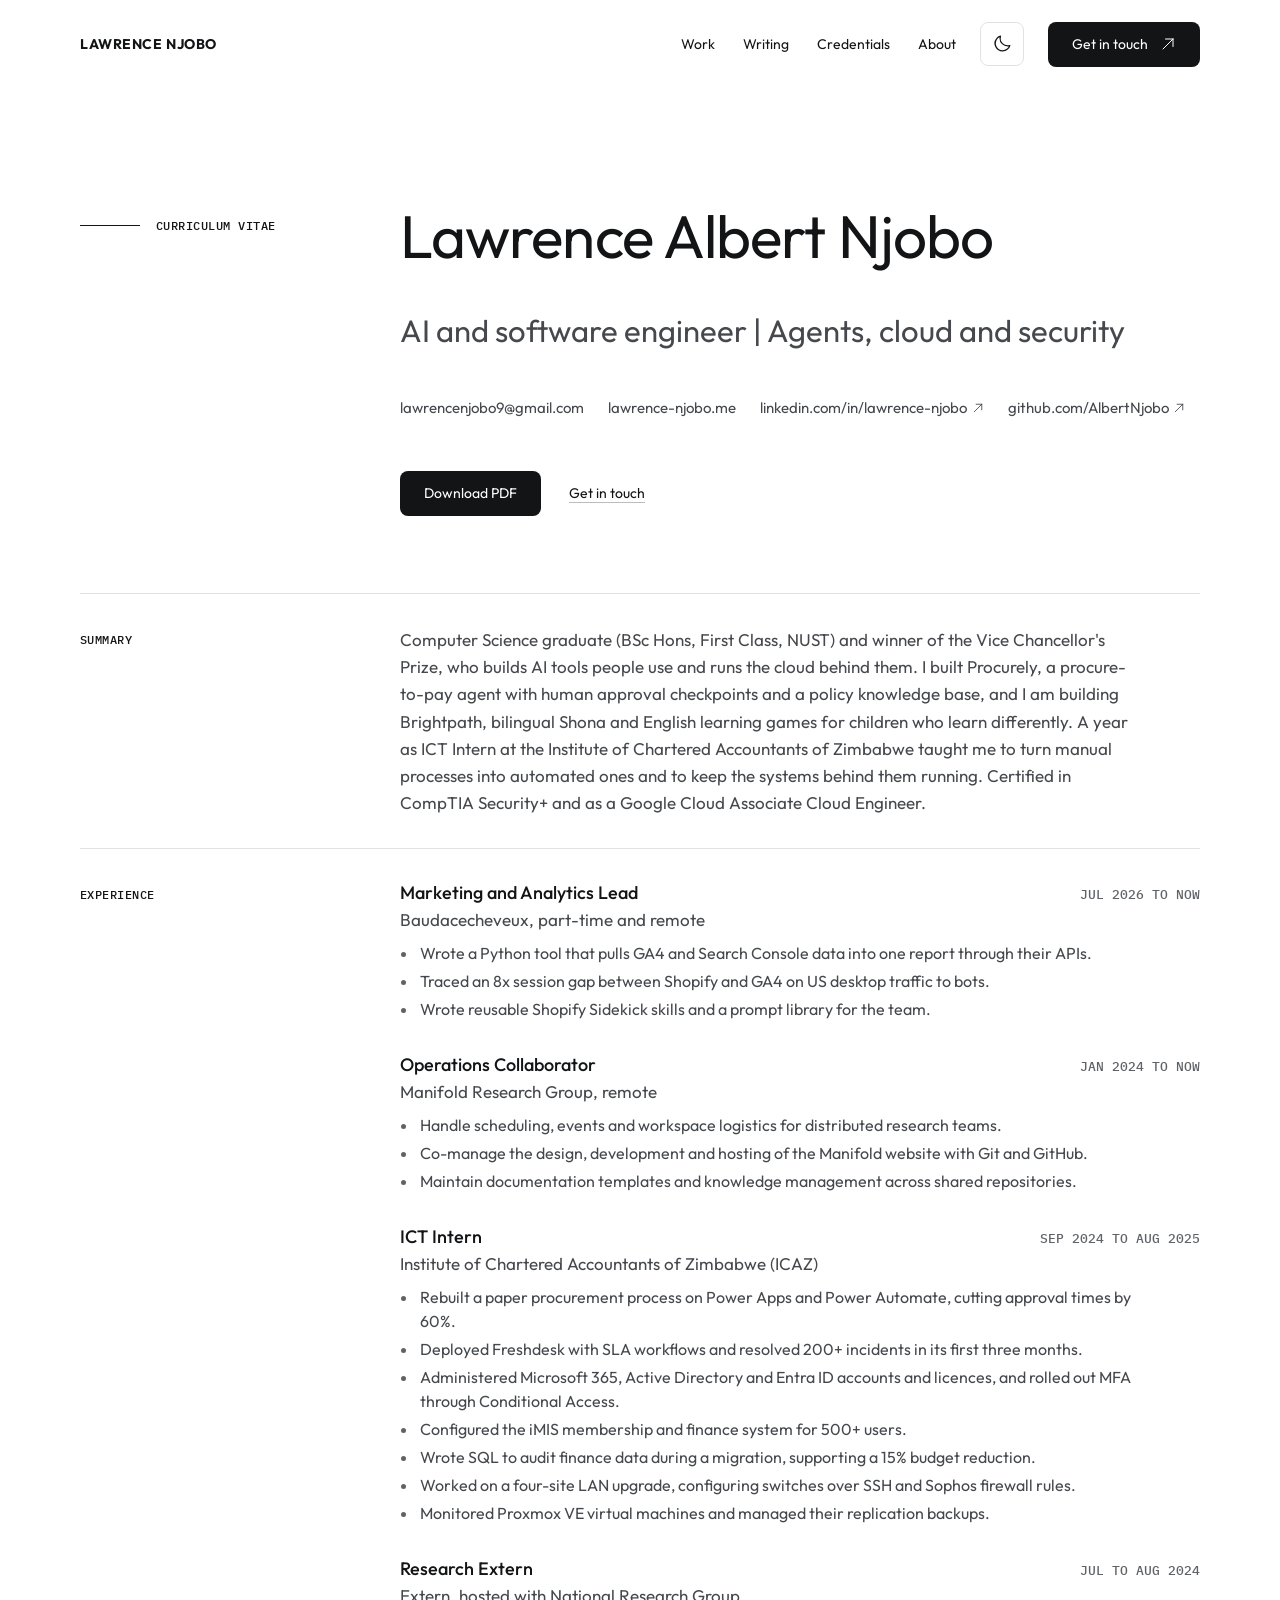
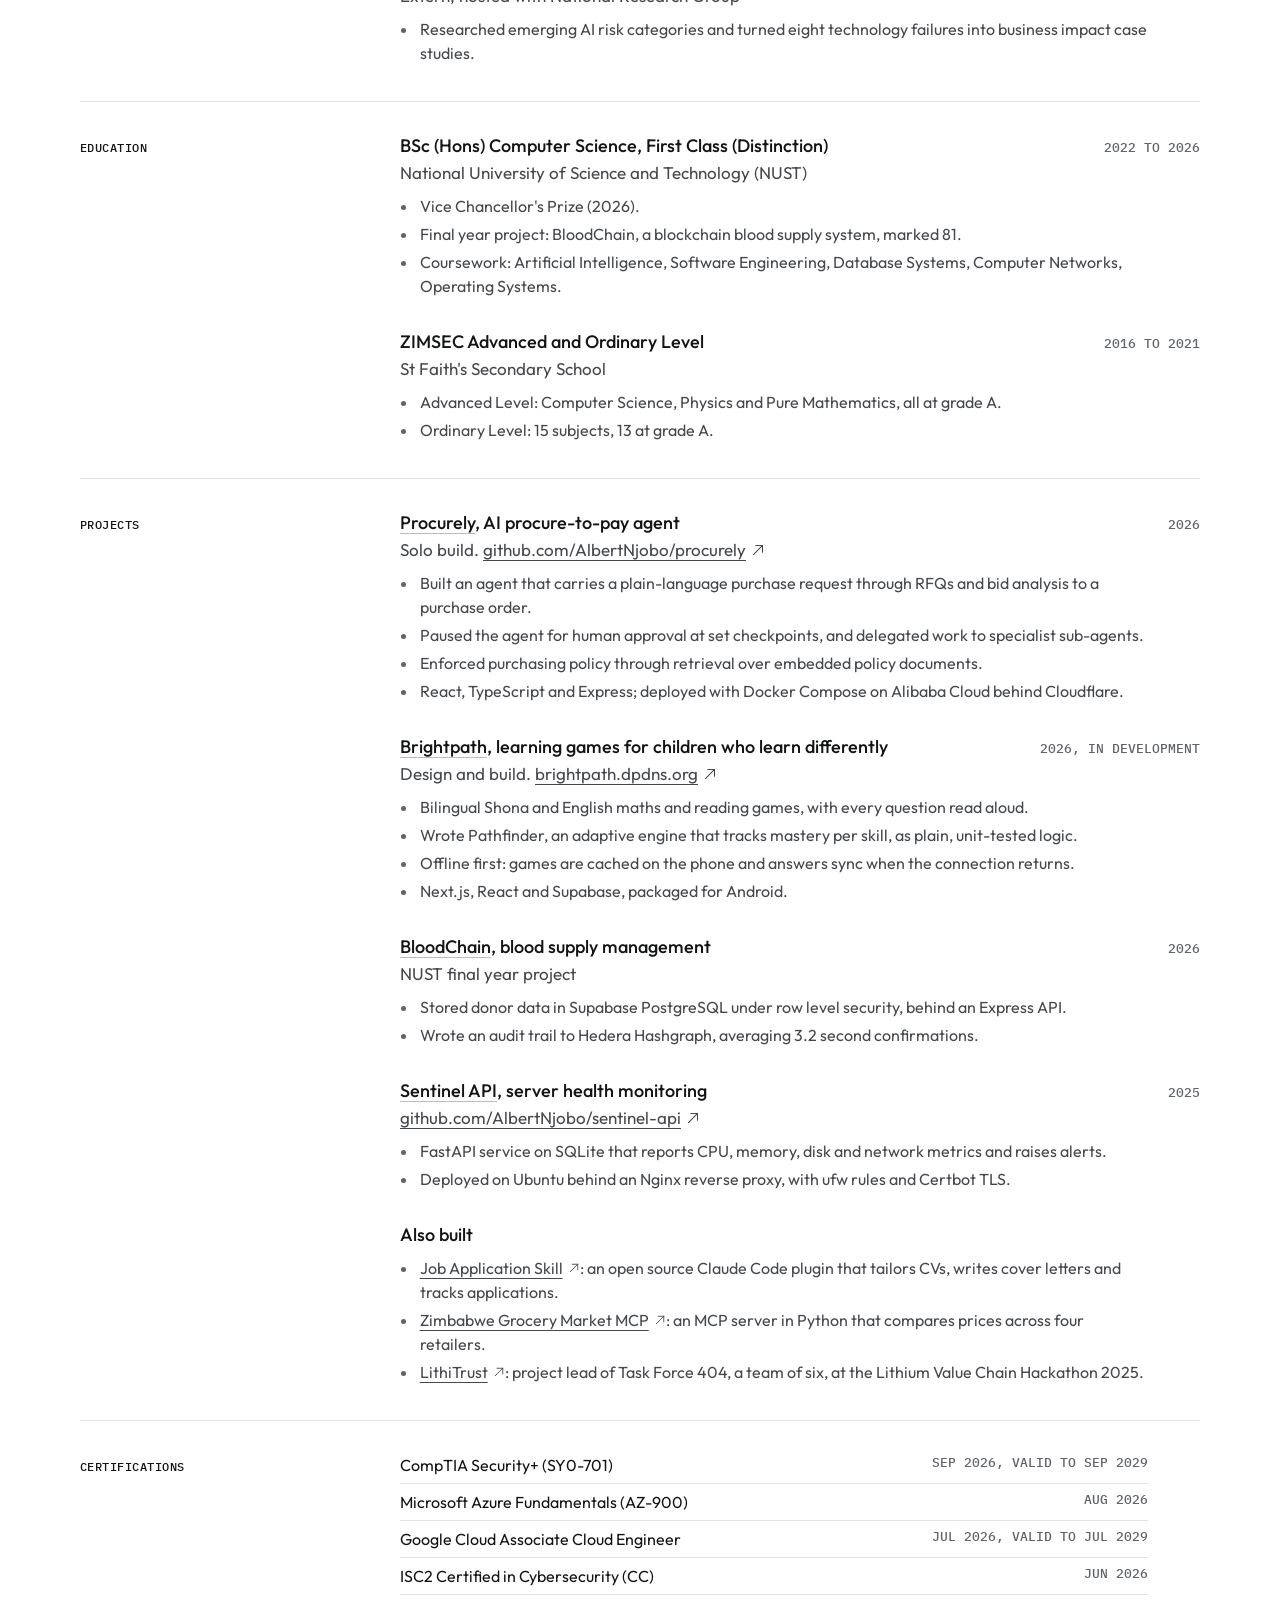
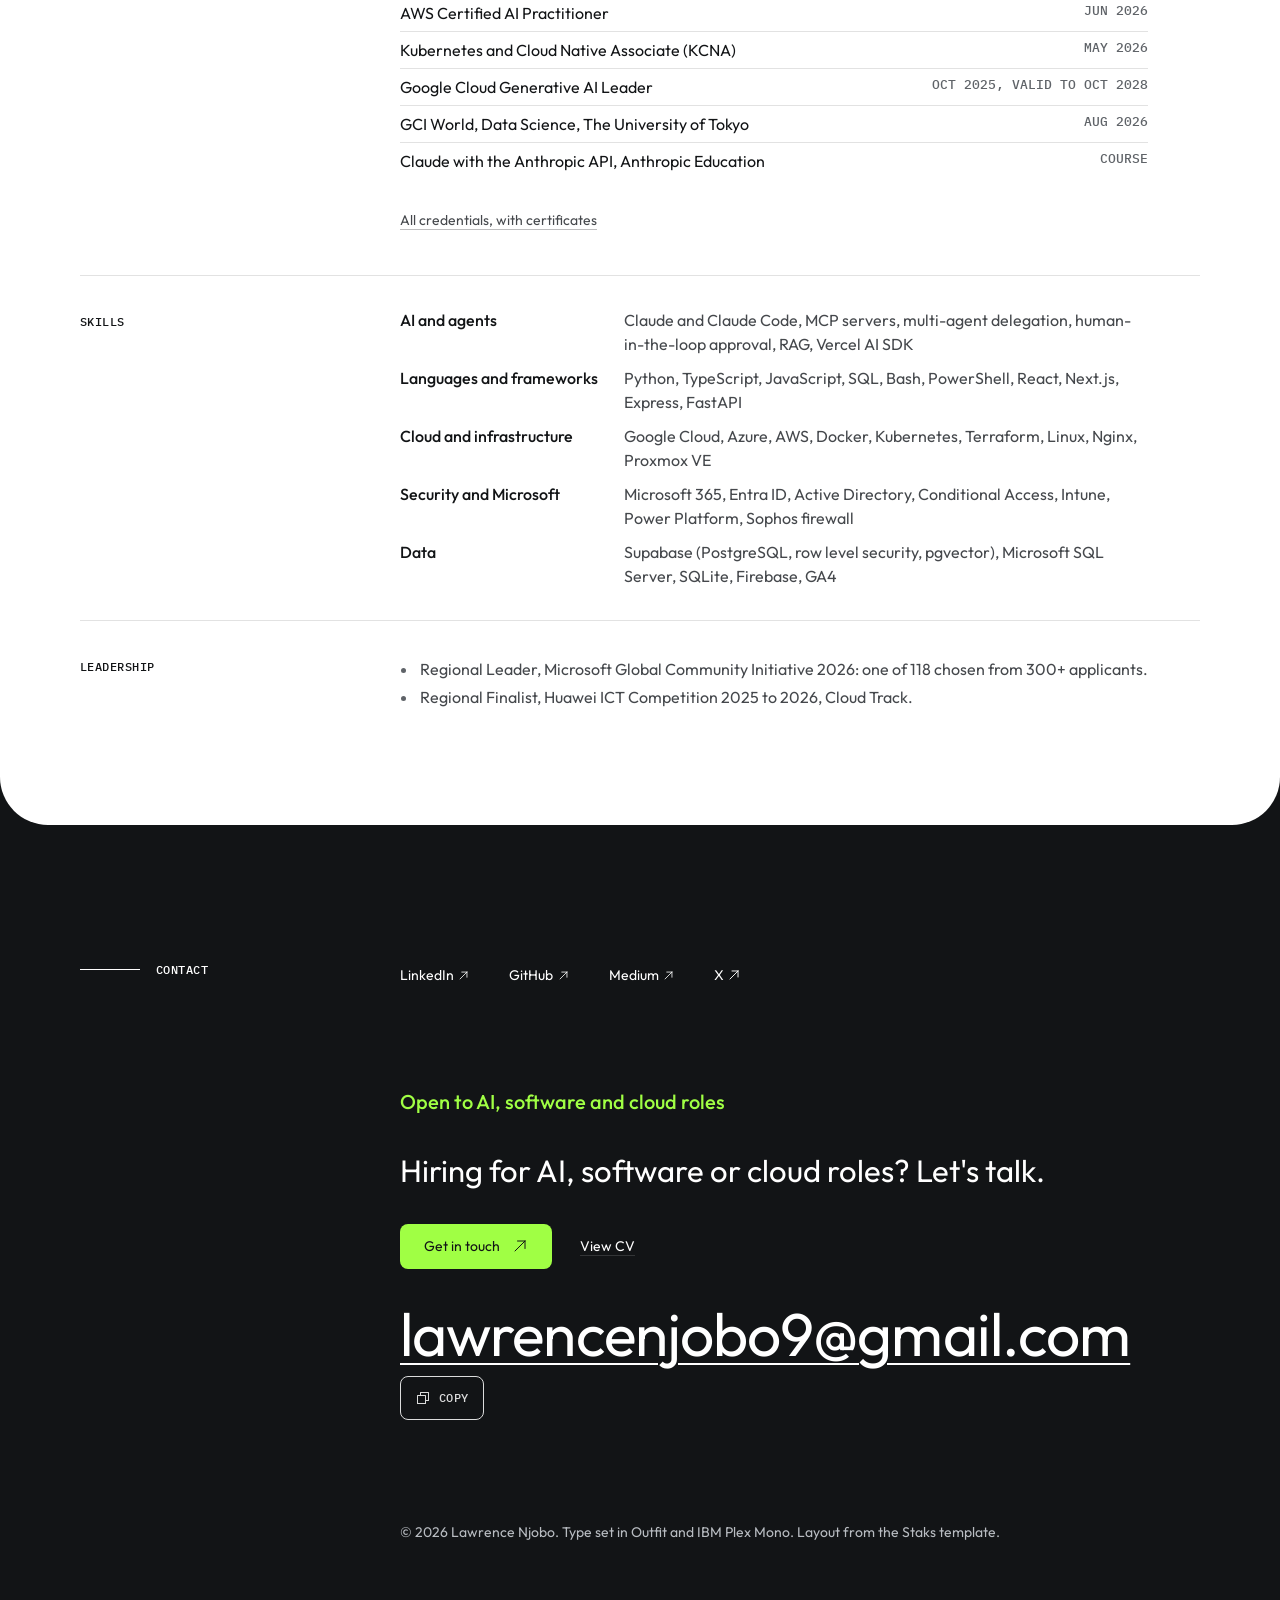
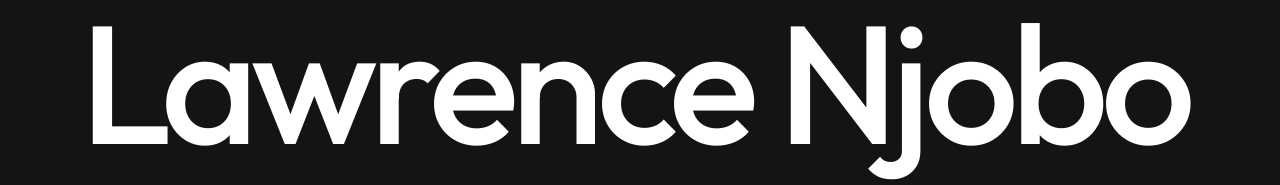
<file: cv.html>
<!doctype html>
<html lang="en-GB">
<head>
  <meta charset="utf-8">
  <meta name="viewport" content="width=device-width, initial-scale=1">
  <title>CV · Lawrence Njobo</title>
  <meta name="description" content="Lawrence Njobo's CV: AI and software engineer with cloud and security experience. First Class Computer Science, NUST.">
  <meta property="og:title" content="CV · Lawrence Njobo">
  <meta property="og:description" content="Lawrence Njobo's CV: AI and software engineer with cloud and security experience. First Class Computer Science, NUST.">
  <link rel="canonical" href="https://lawrence-njobo.me/cv.html">
  <meta property="og:type" content="website">
  <meta property="og:url" content="https://lawrence-njobo.me/cv.html">
  <meta property="og:image" content="https://lawrence-njobo.me/assets/og.png">
  <meta property="og:image:width" content="1200">
  <meta property="og:image:height" content="630">
  <meta property="og:image:alt" content="Lawrence Njobo. Practical AI builder, cloud and security. From procurement agents to learning games for children who learn differently.">
  <meta name="twitter:card" content="summary_large_image">
  <meta name="theme-color" content="#ffffff">
  <link rel="icon" type="image/svg+xml" href="/favicon.svg">
  <link rel="icon" type="image/png" href="/favicon.png">
  <link rel="preload" href="/assets/fonts/outfit-400.woff2" as="font" type="font/woff2" crossorigin>
  <link rel="preload" href="/assets/fonts/outfit-500.woff2" as="font" type="font/woff2" crossorigin>
  <script>(function(){var d=document.documentElement;d.classList.add("js");try{if(localStorage.getItem("theme")==="dark")d.setAttribute("data-theme","dark")}catch(e){}})()</script>
  <link rel="stylesheet" href="/css/style.css?v=b4b42e6bbc">
  <script type="module" src="/js/site.js?v=6421167376"></script>
</head>
<body>
<a class="skip" href="#main">Skip to content</a>
<div class="sheet">
<header class="nav">
  <div class="wrap nav__inner">
    <a class="nav__logo" href="/">Lawrence Njobo</a>
    <div class="nav__end">
      <nav class="nav__links" aria-label="Main">
        <a href="/#work">Work</a>
        <a href="/#writing">Writing</a>
        <a href="/credentials.html">Credentials</a>
        <a href="/#about">About</a>
      </nav>
      <button class="theme-toggle" type="button" aria-label="Dark mode" aria-pressed="false"><!-- Phosphor Icons, MIT --><svg class="icon-moon" aria-hidden="true" xmlns="http://www.w3.org/2000/svg" viewBox="0 0 256 256" fill="currentColor"><path d="M233.54,142.23a8,8,0,0,0-8-2,88.08,88.08,0,0,1-109.8-109.8,8,8,0,0,0-10-10,104.84,104.84,0,0,0-52.91,37A104,104,0,0,0,136,224a103.09,103.09,0,0,0,62.52-20.88,104.84,104.84,0,0,0,37-52.91A8,8,0,0,0,233.54,142.23ZM188.9,190.34A88,88,0,0,1,65.66,67.11a89,89,0,0,1,31.4-26A106,106,0,0,0,96,56,104.11,104.11,0,0,0,200,160a106,106,0,0,0,14.92-1.06A89,89,0,0,1,188.9,190.34Z"/></svg><svg class="icon-sun" aria-hidden="true" xmlns="http://www.w3.org/2000/svg" viewBox="0 0 256 256" fill="currentColor"><path d="M120,40V16a8,8,0,0,1,16,0V40a8,8,0,0,1-16,0Zm72,88a64,64,0,1,1-64-64A64.07,64.07,0,0,1,192,128Zm-16,0a48,48,0,1,0-48,48A48.05,48.05,0,0,0,176,128ZM58.34,69.66A8,8,0,0,0,69.66,58.34l-16-16A8,8,0,0,0,42.34,53.66Zm0,116.68-16,16a8,8,0,0,0,11.32,11.32l16-16a8,8,0,0,0-11.32-11.32ZM192,72a8,8,0,0,0,5.66-2.34l16-16a8,8,0,0,0-11.32-11.32l-16,16A8,8,0,0,0,192,72Zm5.66,114.34a8,8,0,0,0-11.32,11.32l16,16a8,8,0,0,0,11.32-11.32ZM48,128a8,8,0,0,0-8-8H16a8,8,0,0,0,0,16H40A8,8,0,0,0,48,128Zm80,80a8,8,0,0,0-8,8v24a8,8,0,0,0,16,0V216A8,8,0,0,0,128,208Zm112-88H216a8,8,0,0,0,0,16h24a8,8,0,0,0,0-16Z"/></svg></button>
      <a class="btn" href="mailto:lawrencenjobo9@gmail.com">Get in touch <svg class="icon-arrow" aria-hidden="true" viewBox="0 0 24 24"><path fill="none" stroke="currentColor" stroke-linecap="round" stroke-linejoin="round" stroke-width="1.5" d="m4.5 19.5l15-15m0 0H8.25m11.25 0v11.25"/></svg></a>
    </div>
  </div>
</header>

<main id="main" class="wrap inner cv">
  <section class="case-hero cv__head">
    <p class="eyebrow">Curriculum vitae</p>
    <h1>Lawrence Albert Njobo</h1>
    <p class="lead">AI and software engineer | Agents, cloud and security</p>
    <ul class="cv__contact" aria-label="Contact">
      <li><a href="mailto:lawrencenjobo9@gmail.com">lawrencenjobo9@gmail.com</a></li>
      <li><a href="https://lawrence-njobo.me">lawrence-njobo.me</a></li>
      <li><a href="https://www.linkedin.com/in/lawrence-njobo" target="_blank" rel="noopener">linkedin.com/in/lawrence-njobo</a></li>
      <li><a href="https://github.com/AlbertNjobo" target="_blank" rel="noopener">github.com/AlbertNjobo</a></li>
    </ul>
    <div class="cv__actions">
      <a class="btn" href="/assets/Lawrence_Njobo_CV.pdf" download>Download PDF</a>
      <a class="link-quiet" href="mailto:lawrencenjobo9@gmail.com">Get in touch</a>
    </div>
  </section>

  <section class="cv__section" aria-labelledby="cv-summary">
    <h2 id="cv-summary">Summary</h2>
    <div>
      <p>Computer Science graduate (BSc Hons, First Class, NUST) and winner of the Vice Chancellor's Prize, who builds AI tools people use and runs the cloud behind them. I built Procurely, a procure-to-pay agent with human approval checkpoints and a policy knowledge base, and I am building Brightpath, bilingual Shona and English learning games for children who learn differently. A year as ICT Intern at the Institute of Chartered Accountants of Zimbabwe taught me to turn manual processes into automated ones and to keep the systems behind them running. Certified in CompTIA Security+ and as a Google Cloud Associate Cloud Engineer.</p>
    </div>
  </section>

  <section class="cv__section" aria-labelledby="cv-experience">
    <h2 id="cv-experience">Experience</h2>
    <div class="cv__entries">
      <article class="cv__entry">
        <header><h3>Marketing and Analytics Lead</h3><p class="cv__org">Baudacecheveux, part-time and remote</p><p class="cv__date">Jul 2026 to now</p></header>
        <ul>
          <li>Wrote a Python tool that pulls GA4 and Search Console data into one report through their APIs.</li>
          <li>Traced an 8x session gap between Shopify and GA4 on US desktop traffic to bots.</li>
          <li>Wrote reusable Shopify Sidekick skills and a prompt library for the team.</li>
        </ul>
      </article>
      <article class="cv__entry">
        <header><h3>Operations Collaborator</h3><p class="cv__org">Manifold Research Group, remote</p><p class="cv__date">Jan 2024 to now</p></header>
        <ul>
          <li>Handle scheduling, events and workspace logistics for distributed research teams.</li>
          <li>Co-manage the design, development and hosting of the Manifold website with Git and GitHub.</li>
          <li>Maintain documentation templates and knowledge management across shared repositories.</li>
        </ul>
      </article>
      <article class="cv__entry">
        <header><h3>ICT Intern</h3><p class="cv__org">Institute of Chartered Accountants of Zimbabwe (ICAZ)</p><p class="cv__date">Sep 2024 to Aug 2025</p></header>
        <ul>
          <li>Rebuilt a paper procurement process on Power Apps and Power Automate, cutting approval times by 60%.</li>
          <li>Deployed Freshdesk with SLA workflows and resolved 200+ incidents in its first three months.</li>
          <li>Administered Microsoft 365, Active Directory and Entra ID accounts and licences, and rolled out MFA through Conditional Access.</li>
          <li>Configured the iMIS membership and finance system for 500+ users.</li>
          <li>Wrote SQL to audit finance data during a migration, supporting a 15% budget reduction.</li>
          <li>Worked on a four-site LAN upgrade, configuring switches over SSH and Sophos firewall rules.</li>
          <li>Monitored Proxmox VE virtual machines and managed their replication backups.</li>
        </ul>
      </article>
      <article class="cv__entry">
        <header><h3>Research Extern</h3><p class="cv__org">Extern, hosted with National Research Group</p><p class="cv__date">Jul to Aug 2024</p></header>
        <ul>
          <li>Researched emerging AI risk categories and turned eight technology failures into business impact case studies.</li>
        </ul>
      </article>
    </div>
  </section>

  <section class="cv__section" aria-labelledby="cv-education">
    <h2 id="cv-education">Education</h2>
    <div class="cv__entries">
      <article class="cv__entry">
        <header><h3>BSc (Hons) Computer Science, First Class (Distinction)</h3><p class="cv__org">National University of Science and Technology (NUST)</p><p class="cv__date">2022 to 2026</p></header>
        <ul>
          <li>Vice Chancellor's Prize (2026).</li>
          <li>Final year project: BloodChain, a blockchain blood supply system, marked 81.</li>
          <li>Coursework: Artificial Intelligence, Software Engineering, Database Systems, Computer Networks, Operating Systems.</li>
        </ul>
      </article>
      <article class="cv__entry">
        <header><h3>ZIMSEC Advanced and Ordinary Level</h3><p class="cv__org">St Faith's Secondary School</p><p class="cv__date">2016 to 2021</p></header>
        <ul>
          <li>Advanced Level: Computer Science, Physics and Pure Mathematics, all at grade A.</li>
          <li>Ordinary Level: 15 subjects, 13 at grade A.</li>
        </ul>
      </article>
    </div>
  </section>

  <section class="cv__section" aria-labelledby="cv-projects">
    <h2 id="cv-projects">Projects</h2>
    <div class="cv__entries">
      <article class="cv__entry">
        <header><h3><a href="/work/procurely.html">Procurely</a>, AI procure-to-pay agent</h3><p class="cv__org">Solo build. <a href="https://github.com/AlbertNjobo/procurely" target="_blank" rel="noopener">github.com/AlbertNjobo/procurely</a></p><p class="cv__date">2026</p></header>
        <ul>
          <li>Built an agent that carries a plain-language purchase request through RFQs and bid analysis to a purchase order.</li>
          <li>Paused the agent for human approval at set checkpoints, and delegated work to specialist sub-agents.</li>
          <li>Enforced purchasing policy through retrieval over embedded policy documents.</li>
          <li>React, TypeScript and Express; deployed with Docker Compose on Alibaba Cloud behind Cloudflare.</li>
        </ul>
      </article>
      <article class="cv__entry">
        <header><h3><a href="/work/brightpath.html">Brightpath</a>, learning games for children who learn differently</h3><p class="cv__org">Design and build. <a href="https://brightpath.dpdns.org/" target="_blank" rel="noopener">brightpath.dpdns.org</a></p><p class="cv__date">2026, in development</p></header>
        <ul>
          <li>Bilingual Shona and English maths and reading games, with every question read aloud.</li>
          <li>Wrote Pathfinder, an adaptive engine that tracks mastery per skill, as plain, unit-tested logic.</li>
          <li>Offline first: games are cached on the phone and answers sync when the connection returns.</li>
          <li>Next.js, React and Supabase, packaged for Android.</li>
        </ul>
      </article>
      <article class="cv__entry">
        <header><h3><a href="/work/bloodchain.html">BloodChain</a>, blood supply management</h3><p class="cv__org">NUST final year project</p><p class="cv__date">2026</p></header>
        <ul>
          <li>Stored donor data in Supabase PostgreSQL under row level security, behind an Express API.</li>
          <li>Wrote an audit trail to Hedera Hashgraph, averaging 3.2 second confirmations.</li>
        </ul>
      </article>
      <article class="cv__entry">
        <header><h3><a href="/work/sentinel-api.html">Sentinel API</a>, server health monitoring</h3><p class="cv__org"><a href="https://github.com/AlbertNjobo/sentinel-api" target="_blank" rel="noopener">github.com/AlbertNjobo/sentinel-api</a></p><p class="cv__date">2025</p></header>
        <ul>
          <li>FastAPI service on SQLite that reports CPU, memory, disk and network metrics and raises alerts.</li>
          <li>Deployed on Ubuntu behind an Nginx reverse proxy, with ufw rules and Certbot TLS.</li>
        </ul>
      </article>
      <article class="cv__entry">
        <header><h3>Also built</h3></header>
        <ul>
          <li><a href="https://github.com/AlbertNjobo/job-application-skill" target="_blank" rel="noopener">Job Application Skill</a>: an open source Claude Code plugin that tailors CVs, writes cover letters and tracks applications.</li>
          <li><a href="https://github.com/AlbertNjobo/zimbabwean-market-mcp" target="_blank" rel="noopener">Zimbabwe Grocery Market MCP</a>: an MCP server in Python that compares prices across four retailers.</li>
          <li><a href="https://youtu.be/feNROUVj2U4" target="_blank" rel="noopener">LithiTrust</a>: project lead of Task Force 404, a team of six, at the Lithium Value Chain Hackathon 2025.</li>
        </ul>
      </article>
    </div>
  </section>

  <section class="cv__section" aria-labelledby="cv-certifications">
    <h2 id="cv-certifications">Certifications</h2>
    <div>
      <ul class="cv__certs">
        <li><span>CompTIA Security+ (SY0-701)</span><span class="cv__date">Sep 2026, valid to Sep 2029</span></li>
        <li><span>Microsoft Azure Fundamentals (AZ-900)</span><span class="cv__date">Aug 2026</span></li>
        <li><span>Google Cloud Associate Cloud Engineer</span><span class="cv__date">Jul 2026, valid to Jul 2029</span></li>
        <li><span>ISC2 Certified in Cybersecurity (CC)</span><span class="cv__date">Jun 2026</span></li>
        <li><span>AWS Certified AI Practitioner</span><span class="cv__date">Jun 2026</span></li>
        <li><span>Kubernetes and Cloud Native Associate (KCNA)</span><span class="cv__date">May 2026</span></li>
        <li><span>Google Cloud Generative AI Leader</span><span class="cv__date">Oct 2025, valid to Oct 2028</span></li>
        <li><span>GCI World, Data Science, The University of Tokyo</span><span class="cv__date">Aug 2026</span></li>
        <li><span>Claude with the Anthropic API, Anthropic Education</span><span class="cv__date">Course</span></li>
      </ul>
      <p class="cv__more"><a class="link-quiet" href="/credentials.html">All credentials, with certificates</a></p>
    </div>
  </section>

  <section class="cv__section" aria-labelledby="cv-skills">
    <h2 id="cv-skills">Skills</h2>
    <dl class="cv__skills">
      <div><dt>AI and agents</dt><dd>Claude and Claude Code, MCP servers, multi-agent delegation, human-in-the-loop approval, RAG, Vercel AI SDK</dd></div>
      <div><dt>Languages and frameworks</dt><dd>Python, TypeScript, JavaScript, SQL, Bash, PowerShell, React, Next.js, Express, FastAPI</dd></div>
      <div><dt>Cloud and infrastructure</dt><dd>Google Cloud, Azure, AWS, Docker, Kubernetes, Terraform, Linux, Nginx, Proxmox VE</dd></div>
      <div><dt>Security and Microsoft</dt><dd>Microsoft 365, Entra ID, Active Directory, Conditional Access, Intune, Power Platform, Sophos firewall</dd></div>
      <div><dt>Data</dt><dd>Supabase (PostgreSQL, row level security, pgvector), Microsoft SQL Server, SQLite, Firebase, GA4</dd></div>
    </dl>
  </section>

  <section class="cv__section" aria-labelledby="cv-leadership">
    <h2 id="cv-leadership">Leadership</h2>
    <ul class="cv__plain">
      <li>Regional Leader, Microsoft Global Community Initiative 2026: one of 118 chosen from 300+ applicants.</li>
      <li>Regional Finalist, Huawei ICT Competition 2025 to 2026, Cloud Track.</li>
    </ul>
  </section>
</main>
</div>

<footer class="footer">
  <div class="wrap">
    <div class="row">
      <h2 class="label">Contact</h2>
      <ul class="footer__links" aria-label="Profiles">
        <li><a href="https://www.linkedin.com/in/lawrence-njobo" target="_blank" rel="noopener">LinkedIn</a></li>
        <li><a href="https://github.com/AlbertNjobo" target="_blank" rel="noopener">GitHub</a></li>
        <li><a href="https://medium.com/@lawrencenjobo" target="_blank" rel="noopener">Medium</a></li>
        <li><a href="https://x.com/Lawrence_Njobo" target="_blank" rel="noopener">X</a></li>
      </ul>
    </div>
    <div class="row">
      <div class="footer__body content">
        <p class="footer__avail">Open to AI, software and cloud roles</p>
        <p class="footer__sign">Hiring for AI, software or cloud roles? Let's talk.</p>
        <div class="footer__row"><a class="btn btn--lime" href="mailto:lawrencenjobo9@gmail.com">Get in touch <svg class="icon-arrow" aria-hidden="true" viewBox="0 0 24 24"><path fill="none" stroke="currentColor" stroke-linecap="round" stroke-linejoin="round" stroke-width="1.5" d="m4.5 19.5l15-15m0 0H8.25m11.25 0v11.25"/></svg></a><a class="link-quiet" href="/cv.html">View CV</a></div>
        <div><a class="footer__email" href="mailto:lawrencenjobo9@gmail.com">lawrencenjobo9@gmail.com</a><p class="contact-line"><span class="contact-line__email sr-only">lawrencenjobo9@gmail.com</span><button class="copy" type="button" data-copy="lawrencenjobo9@gmail.com" aria-label="Copy email address"><svg class="icon-copy" aria-hidden="true" xmlns="http://www.w3.org/2000/svg" viewBox="0 0 256 256" fill="currentColor"><path d="M216,32H88a8,8,0,0,0-8,8V80H40a8,8,0,0,0-8,8V216a8,8,0,0,0,8,8H168a8,8,0,0,0,8-8V176h40a8,8,0,0,0,8-8V40A8,8,0,0,0,216,32ZM160,208H48V96H160Zm48-48H176V88a8,8,0,0,0-8-8H96V48H208Z"/></svg><svg class="icon-check" aria-hidden="true" xmlns="http://www.w3.org/2000/svg" viewBox="0 0 256 256" fill="currentColor"><path d="M229.66,77.66l-128,128a8,8,0,0,1-11.32,0l-56-56a8,8,0,0,1,11.32-11.32L96,188.69,218.34,66.34a8,8,0,0,1,11.32,11.32Z"/></svg><span class="copy__label">Copy</span></button><span class="sr-only" role="status" aria-live="polite"></span></p></div>
      </div>
    </div>
    <div class="row"><p class="footer__copy content">© 2026 Lawrence Njobo. Type set in Outfit and IBM Plex Mono. Layout from the Staks template.</p></div>
    <p class="footer__mark" aria-hidden="true">Lawrence Njobo</p>
  </div>
</footer>
</body>
</html>
</file>
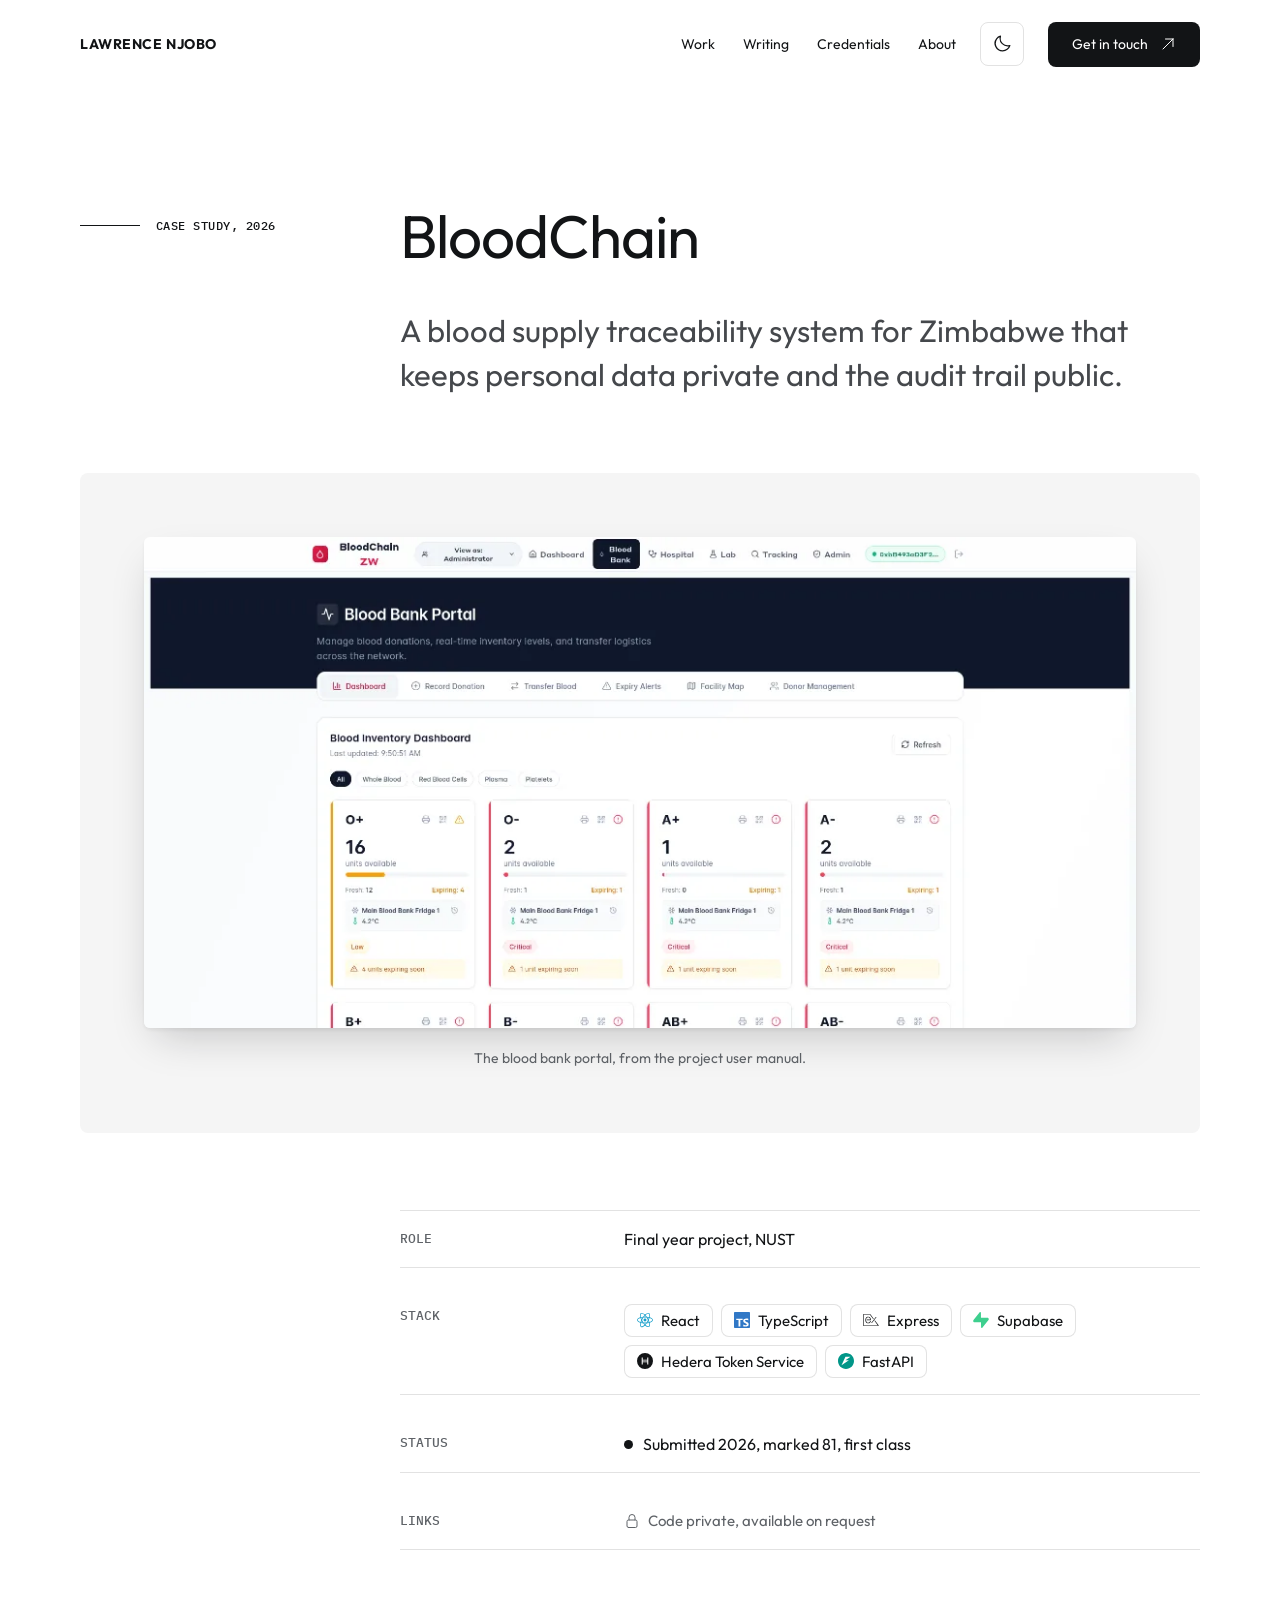
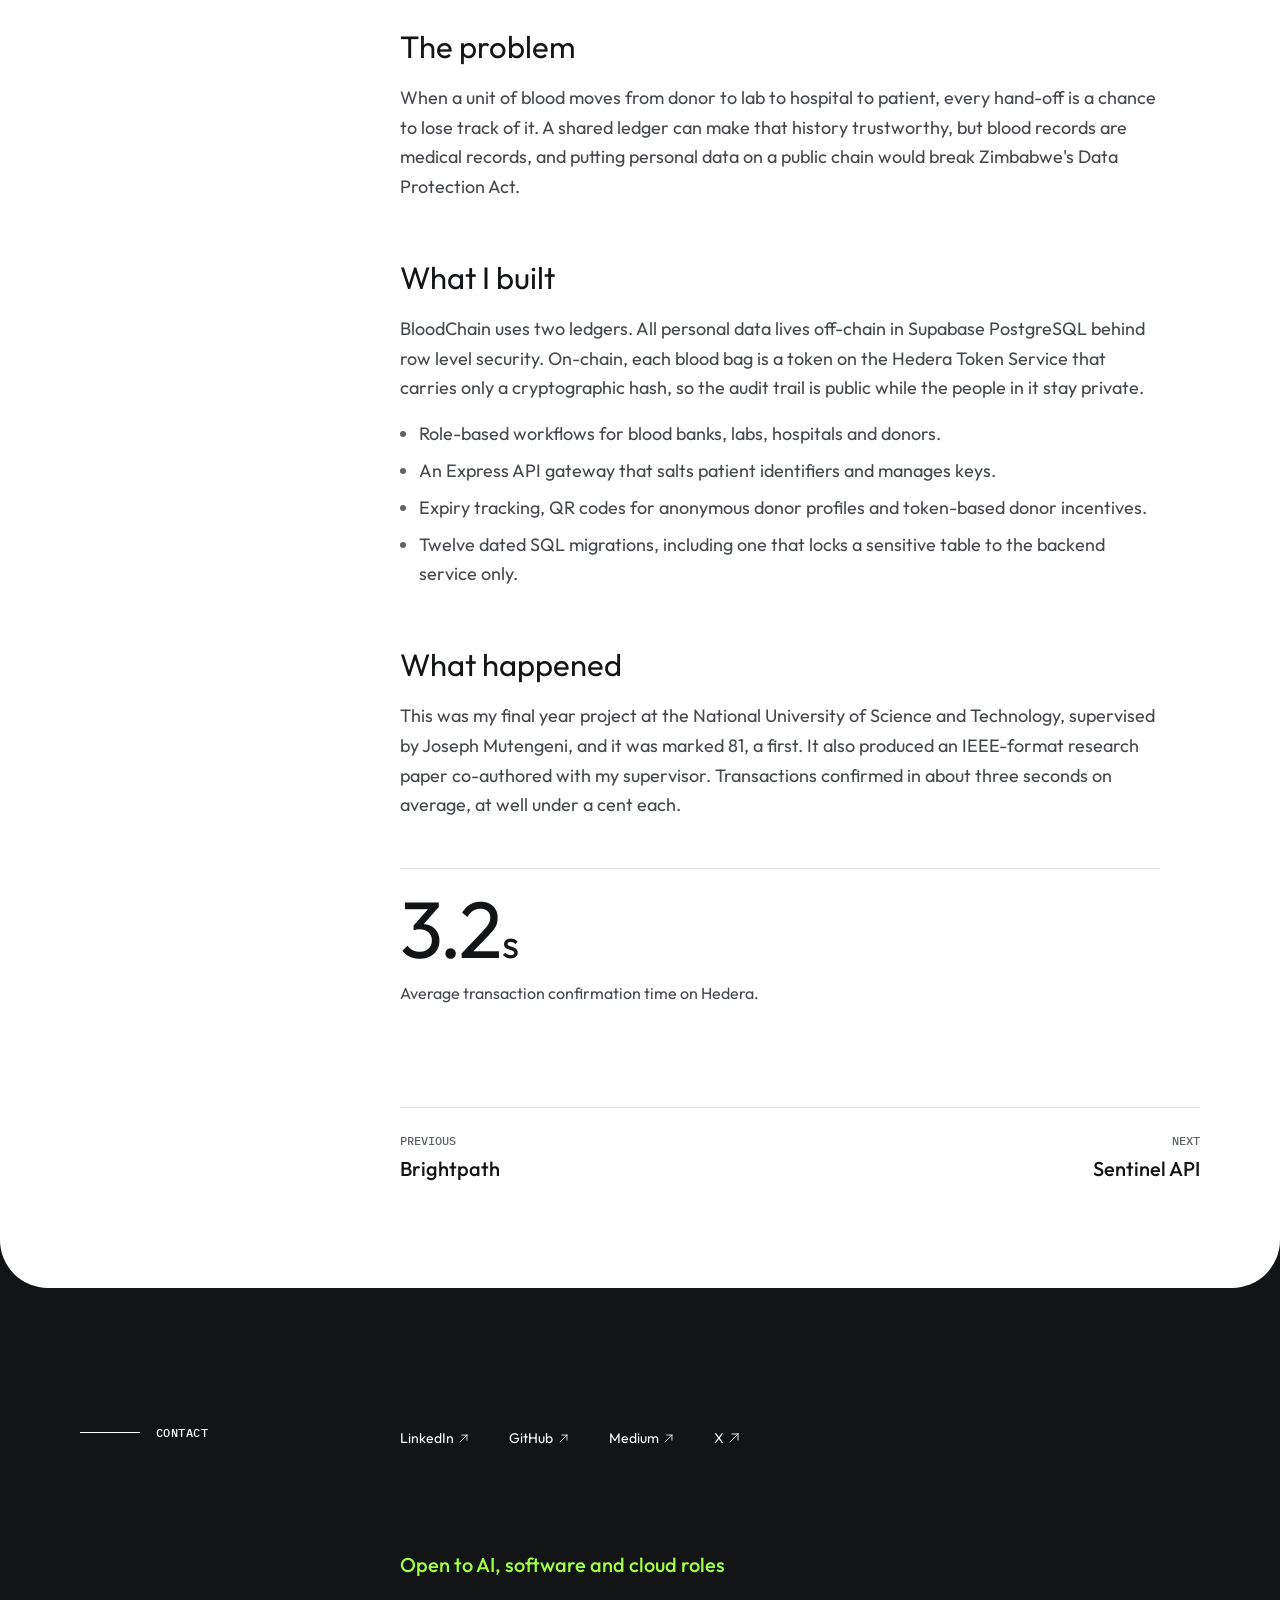
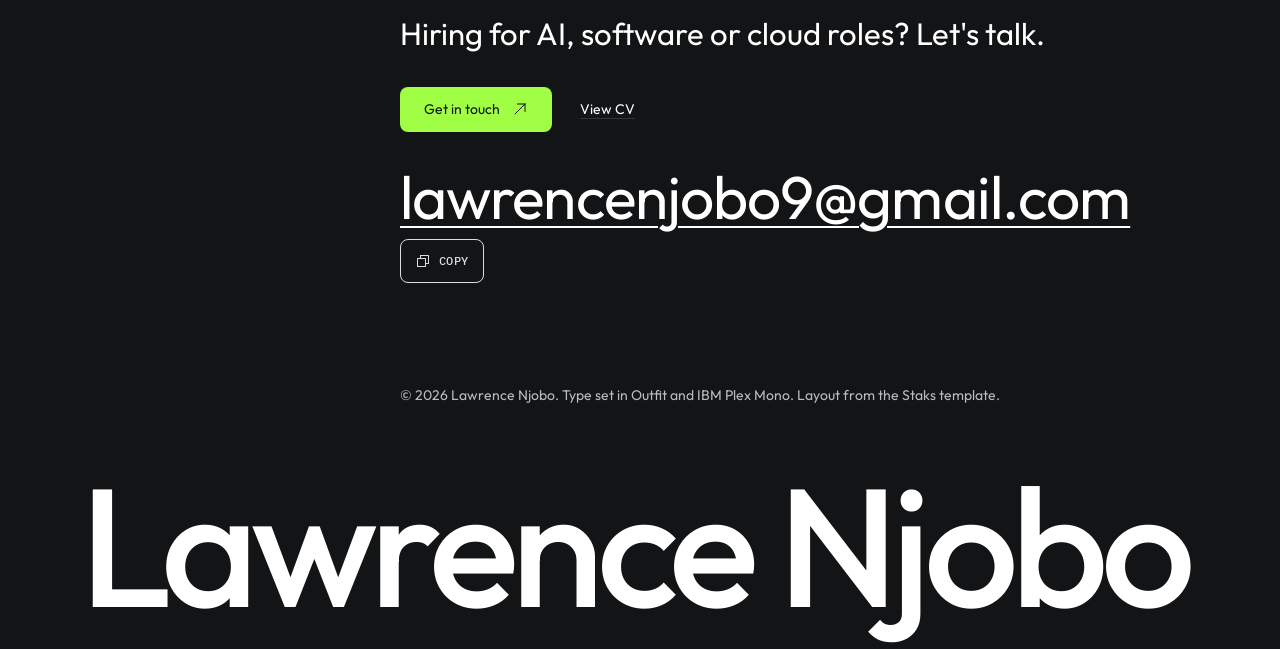
<file: work/bloodchain.html>
<!doctype html>
<html lang="en-GB">
<head>
  <meta charset="utf-8">
  <meta name="viewport" content="width=device-width, initial-scale=1">
  <title>BloodChain · Lawrence Njobo</title>
  <meta name="description" content="BloodChain, a blockchain-based blood supply management system for Zimbabwe. Final year project, NUST, 2026.">
  <meta property="og:title" content="BloodChain · Lawrence Njobo">
  <meta property="og:description" content="BloodChain, a blockchain-based blood supply management system for Zimbabwe. Final year project, NUST, 2026.">
  <link rel="canonical" href="https://lawrence-njobo.me/work/bloodchain.html">
  <meta property="og:type" content="website">
  <meta property="og:url" content="https://lawrence-njobo.me/work/bloodchain.html">
  <meta property="og:image" content="https://lawrence-njobo.me/assets/og.png">
  <meta property="og:image:width" content="1200">
  <meta property="og:image:height" content="630">
  <meta property="og:image:alt" content="Lawrence Njobo. Practical AI builder, cloud and security. From procurement agents to learning games for children who learn differently.">
  <meta name="twitter:card" content="summary_large_image">
  <meta name="theme-color" content="#ffffff">
  <link rel="icon" type="image/svg+xml" href="/favicon.svg">
  <link rel="icon" type="image/png" href="/favicon.png">
  <link rel="preload" href="/assets/fonts/outfit-400.woff2" as="font" type="font/woff2" crossorigin>
  <link rel="preload" href="/assets/fonts/outfit-500.woff2" as="font" type="font/woff2" crossorigin>
  <script>(function(){var d=document.documentElement;d.classList.add("js");try{if(localStorage.getItem("theme")==="dark")d.setAttribute("data-theme","dark")}catch(e){}})()</script>
  <link rel="stylesheet" href="/css/style.css?v=b4b42e6bbc">
  <script type="module" src="/js/site.js?v=6421167376"></script>
</head>
<body>
<a class="skip" href="#main">Skip to content</a>
<div class="sheet">
<header class="nav">
  <div class="wrap nav__inner">
    <a class="nav__logo" href="/">Lawrence Njobo</a>
    <div class="nav__end">
      <nav class="nav__links" aria-label="Main">
        <a href="/#work">Work</a>
        <a href="/#writing">Writing</a>
        <a href="/credentials.html">Credentials</a>
        <a href="/#about">About</a>
      </nav>
      <button class="theme-toggle" type="button" aria-label="Dark mode" aria-pressed="false"><!-- Phosphor Icons, MIT --><svg class="icon-moon" aria-hidden="true" xmlns="http://www.w3.org/2000/svg" viewBox="0 0 256 256" fill="currentColor"><path d="M233.54,142.23a8,8,0,0,0-8-2,88.08,88.08,0,0,1-109.8-109.8,8,8,0,0,0-10-10,104.84,104.84,0,0,0-52.91,37A104,104,0,0,0,136,224a103.09,103.09,0,0,0,62.52-20.88,104.84,104.84,0,0,0,37-52.91A8,8,0,0,0,233.54,142.23ZM188.9,190.34A88,88,0,0,1,65.66,67.11a89,89,0,0,1,31.4-26A106,106,0,0,0,96,56,104.11,104.11,0,0,0,200,160a106,106,0,0,0,14.92-1.06A89,89,0,0,1,188.9,190.34Z"/></svg><svg class="icon-sun" aria-hidden="true" xmlns="http://www.w3.org/2000/svg" viewBox="0 0 256 256" fill="currentColor"><path d="M120,40V16a8,8,0,0,1,16,0V40a8,8,0,0,1-16,0Zm72,88a64,64,0,1,1-64-64A64.07,64.07,0,0,1,192,128Zm-16,0a48,48,0,1,0-48,48A48.05,48.05,0,0,0,176,128ZM58.34,69.66A8,8,0,0,0,69.66,58.34l-16-16A8,8,0,0,0,42.34,53.66Zm0,116.68-16,16a8,8,0,0,0,11.32,11.32l16-16a8,8,0,0,0-11.32-11.32ZM192,72a8,8,0,0,0,5.66-2.34l16-16a8,8,0,0,0-11.32-11.32l-16,16A8,8,0,0,0,192,72Zm5.66,114.34a8,8,0,0,0-11.32,11.32l16,16a8,8,0,0,0,11.32-11.32ZM48,128a8,8,0,0,0-8-8H16a8,8,0,0,0,0,16H40A8,8,0,0,0,48,128Zm80,80a8,8,0,0,0-8,8v24a8,8,0,0,0,16,0V216A8,8,0,0,0,128,208Zm112-88H216a8,8,0,0,0,0,16h24a8,8,0,0,0,0-16Z"/></svg></button>
      <a class="btn" href="mailto:lawrencenjobo9@gmail.com">Get in touch <svg class="icon-arrow" aria-hidden="true" viewBox="0 0 24 24"><path fill="none" stroke="currentColor" stroke-linecap="round" stroke-linejoin="round" stroke-width="1.5" d="m4.5 19.5l15-15m0 0H8.25m11.25 0v11.25"/></svg></a>
    </div>
  </div>
</header>

<main id="main" class="wrap inner">
  <section class="case-hero">
    <p class="eyebrow">Case study, 2026</p>
    <h1>BloodChain</h1>
    <p class="lead">A blood supply traceability system for Zimbabwe that keeps personal data private and the audit trail public.</p>
  </section>
  <figure class="case-media reveal">
    <img style="view-transition-name: shot-bloodchain" src="/assets/images/work/bloodchain.webp" alt="BloodChain blood bank portal showing blood inventory by group." width="1024" height="507">
    <figcaption>The blood bank portal, from the project user manual.</figcaption>
  </figure>
  <dl class="facts" data-stagger>
    <div><dt>Role</dt><dd>Final year project, NUST</dd></div>
    <div><dt>Stack</dt><dd><ul class="stack"><li style="--brand: #149eca"><svg aria-hidden="true"><use href="/assets/icons.svg#react"/></svg>React</li><li style="--brand: #3178c6"><svg aria-hidden="true"><use href="/assets/icons.svg#typescript"/></svg>TypeScript</li><li><svg aria-hidden="true"><use href="/assets/icons.svg#express"/></svg>Express</li><li style="--brand: #3ecf8e"><svg aria-hidden="true"><use href="/assets/icons.svg#supabase"/></svg>Supabase</li><li><svg aria-hidden="true"><use href="/assets/icons.svg#hedera"/></svg>Hedera Token Service</li><li style="--brand: #009688"><svg aria-hidden="true"><use href="/assets/icons.svg#fastapi"/></svg>FastAPI</li></ul></dd></div>
    <div><dt>Status</dt><dd><span class="status status--done"><i aria-hidden="true"></i>Submitted 2026, marked 81, first class</span></dd></div>
    <div><dt>Links</dt><dd class="links"><span class="link-note"><svg aria-hidden="true"><use href="/assets/icons.svg#lock"/></svg>Code private, available on request</span></dd></div>
  </dl>
  <article class="prose reveal">
    <h2>The problem</h2>
    <p>When a unit of blood moves from donor to lab to hospital to patient, every hand-off is a chance to lose track of it. A shared ledger can make that history trustworthy, but blood records are medical records, and putting personal data on a public chain would break Zimbabwe's Data Protection Act.</p>
    <h2>What I built</h2>
    <p>BloodChain uses two ledgers. All personal data lives off-chain in Supabase PostgreSQL behind row level security. On-chain, each blood bag is a token on the Hedera Token Service that carries only a cryptographic hash, so the audit trail is public while the people in it stay private.</p>
    <ul>
      <li>Role-based workflows for blood banks, labs, hospitals and donors.</li>
      <li>An Express API gateway that salts patient identifiers and manages keys.</li>
      <li>Expiry tracking, QR codes for anonymous donor profiles and token-based donor incentives.</li>
      <li>Twelve dated SQL migrations, including one that locks a sensitive table to the backend service only.</li>
    </ul>
    <h2>What happened</h2>
    <p>This was my final year project at the National University of Science and Technology, supervised by Joseph Mutengeni, and it was marked 81, a first. It also produced an IEEE-format research paper co-authored with my supervisor. Transactions confirmed in about three seconds on average, at well under a cent each.</p>
  </article>
  <div class="numbers case-number"><div><div class="number__fig">3.2<span class="number__unit">s</span></div><p class="number__cap">Average transaction confirmation time on Hedera.</p></div></div>
  <nav class="pager" aria-label="More work">
    <a href="/work/brightpath.html"><span class="pager__dir pager__dir--prev">Previous</span>Brightpath</a>
    <a href="/work/sentinel-api.html"><span class="pager__dir pager__dir--next">Next</span>Sentinel API</a>
  </nav>
</main>
</div>

<footer class="footer">
  <div class="wrap">
    <div class="row">
      <h2 class="label">Contact</h2>
      <ul class="footer__links" aria-label="Profiles">
        <li><a href="https://www.linkedin.com/in/lawrence-njobo" target="_blank" rel="noopener">LinkedIn</a></li>
        <li><a href="https://github.com/AlbertNjobo" target="_blank" rel="noopener">GitHub</a></li>
        <li><a href="https://medium.com/@lawrencenjobo" target="_blank" rel="noopener">Medium</a></li>
        <li><a href="https://x.com/Lawrence_Njobo" target="_blank" rel="noopener">X</a></li>
      </ul>
    </div>
    <div class="row">
      <div class="footer__body content">
        <p class="footer__avail">Open to AI, software and cloud roles</p>
        <p class="footer__sign">Hiring for AI, software or cloud roles? Let's talk.</p>
        <div class="footer__row"><a class="btn btn--lime" href="mailto:lawrencenjobo9@gmail.com">Get in touch <svg class="icon-arrow" aria-hidden="true" viewBox="0 0 24 24"><path fill="none" stroke="currentColor" stroke-linecap="round" stroke-linejoin="round" stroke-width="1.5" d="m4.5 19.5l15-15m0 0H8.25m11.25 0v11.25"/></svg></a><a class="link-quiet" href="/cv.html">View CV</a></div>
        <div><a class="footer__email" href="mailto:lawrencenjobo9@gmail.com">lawrencenjobo9@gmail.com</a><p class="contact-line"><span class="contact-line__email sr-only">lawrencenjobo9@gmail.com</span><button class="copy" type="button" data-copy="lawrencenjobo9@gmail.com" aria-label="Copy email address"><svg class="icon-copy" aria-hidden="true" xmlns="http://www.w3.org/2000/svg" viewBox="0 0 256 256" fill="currentColor"><path d="M216,32H88a8,8,0,0,0-8,8V80H40a8,8,0,0,0-8,8V216a8,8,0,0,0,8,8H168a8,8,0,0,0,8-8V176h40a8,8,0,0,0,8-8V40A8,8,0,0,0,216,32ZM160,208H48V96H160Zm48-48H176V88a8,8,0,0,0-8-8H96V48H208Z"/></svg><svg class="icon-check" aria-hidden="true" xmlns="http://www.w3.org/2000/svg" viewBox="0 0 256 256" fill="currentColor"><path d="M229.66,77.66l-128,128a8,8,0,0,1-11.32,0l-56-56a8,8,0,0,1,11.32-11.32L96,188.69,218.34,66.34a8,8,0,0,1,11.32,11.32Z"/></svg><span class="copy__label">Copy</span></button><span class="sr-only" role="status" aria-live="polite"></span></p></div>
      </div>
    </div>
    <div class="row"><p class="footer__copy content">© 2026 Lawrence Njobo. Type set in Outfit and IBM Plex Mono. Layout from the Staks template.</p></div>
    <p class="footer__mark" aria-hidden="true">Lawrence Njobo</p>
  </div>
</footer>
</body>
</html>
</file>
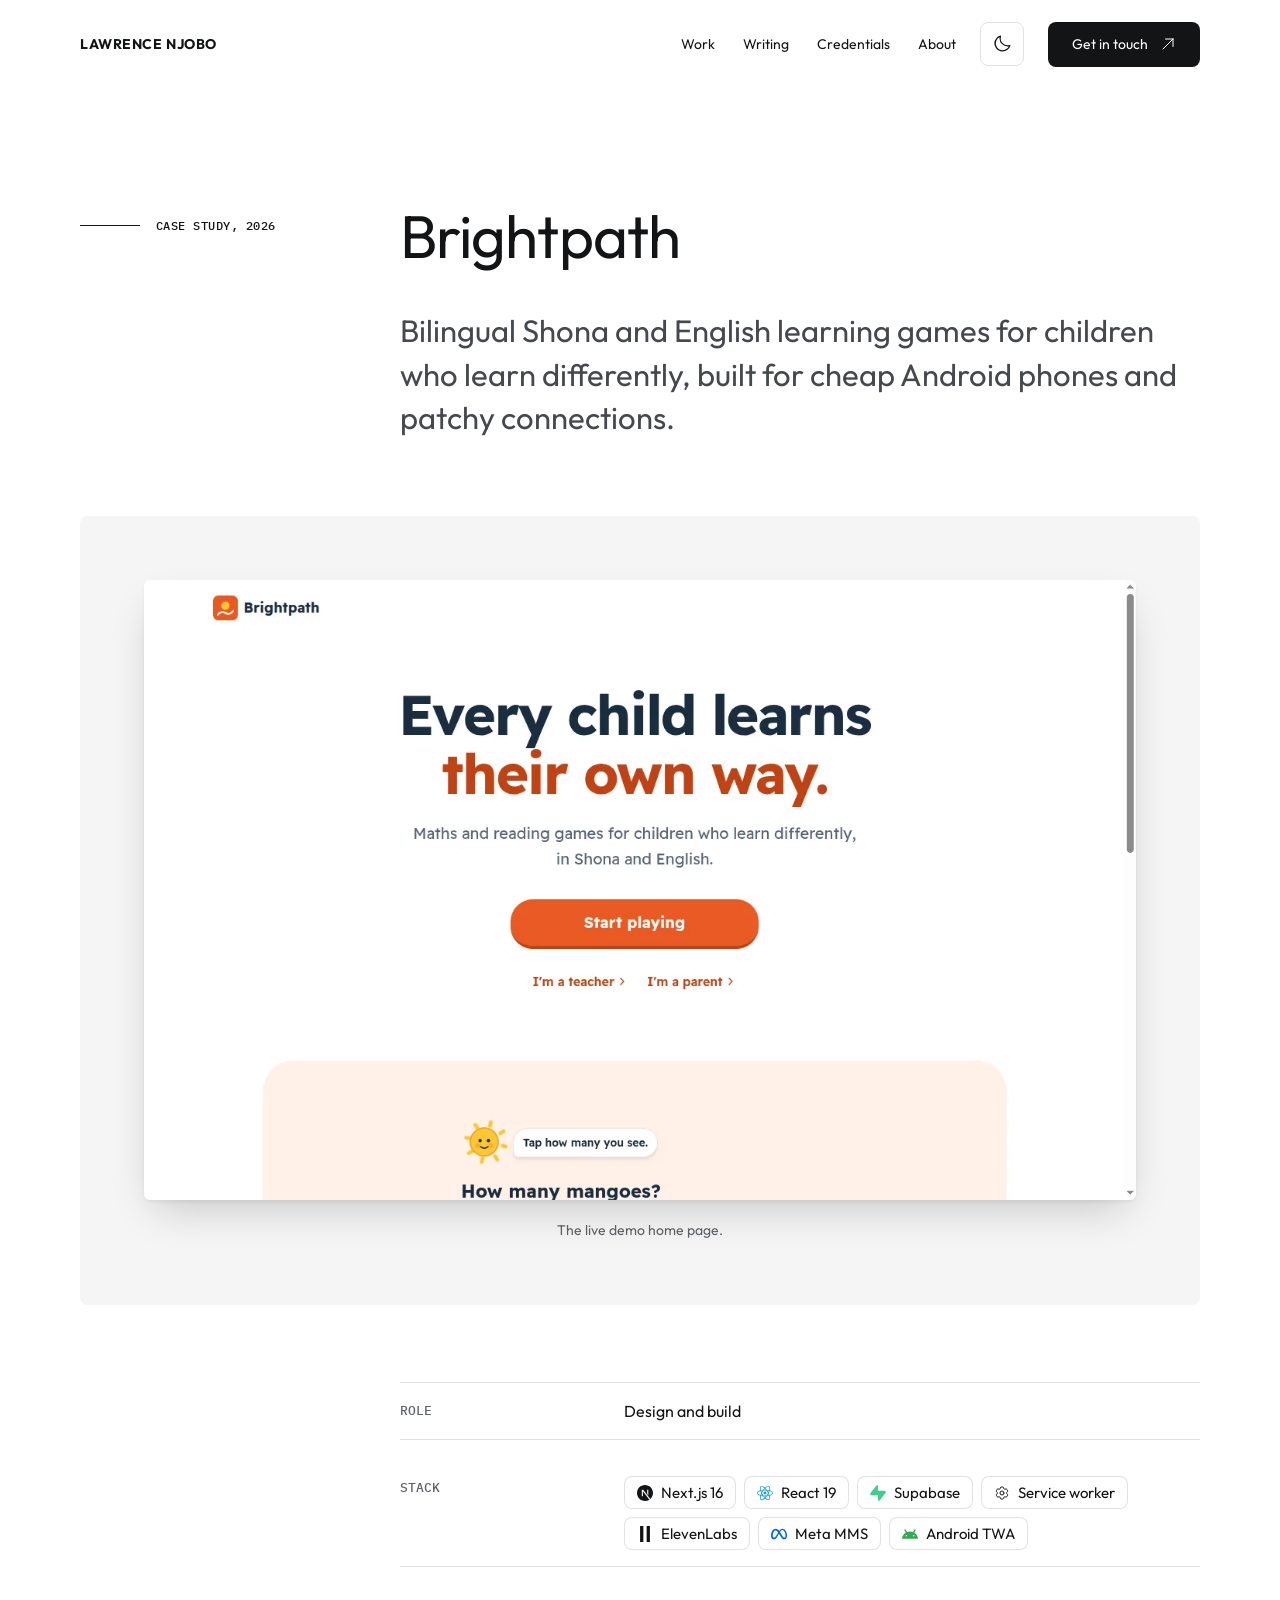
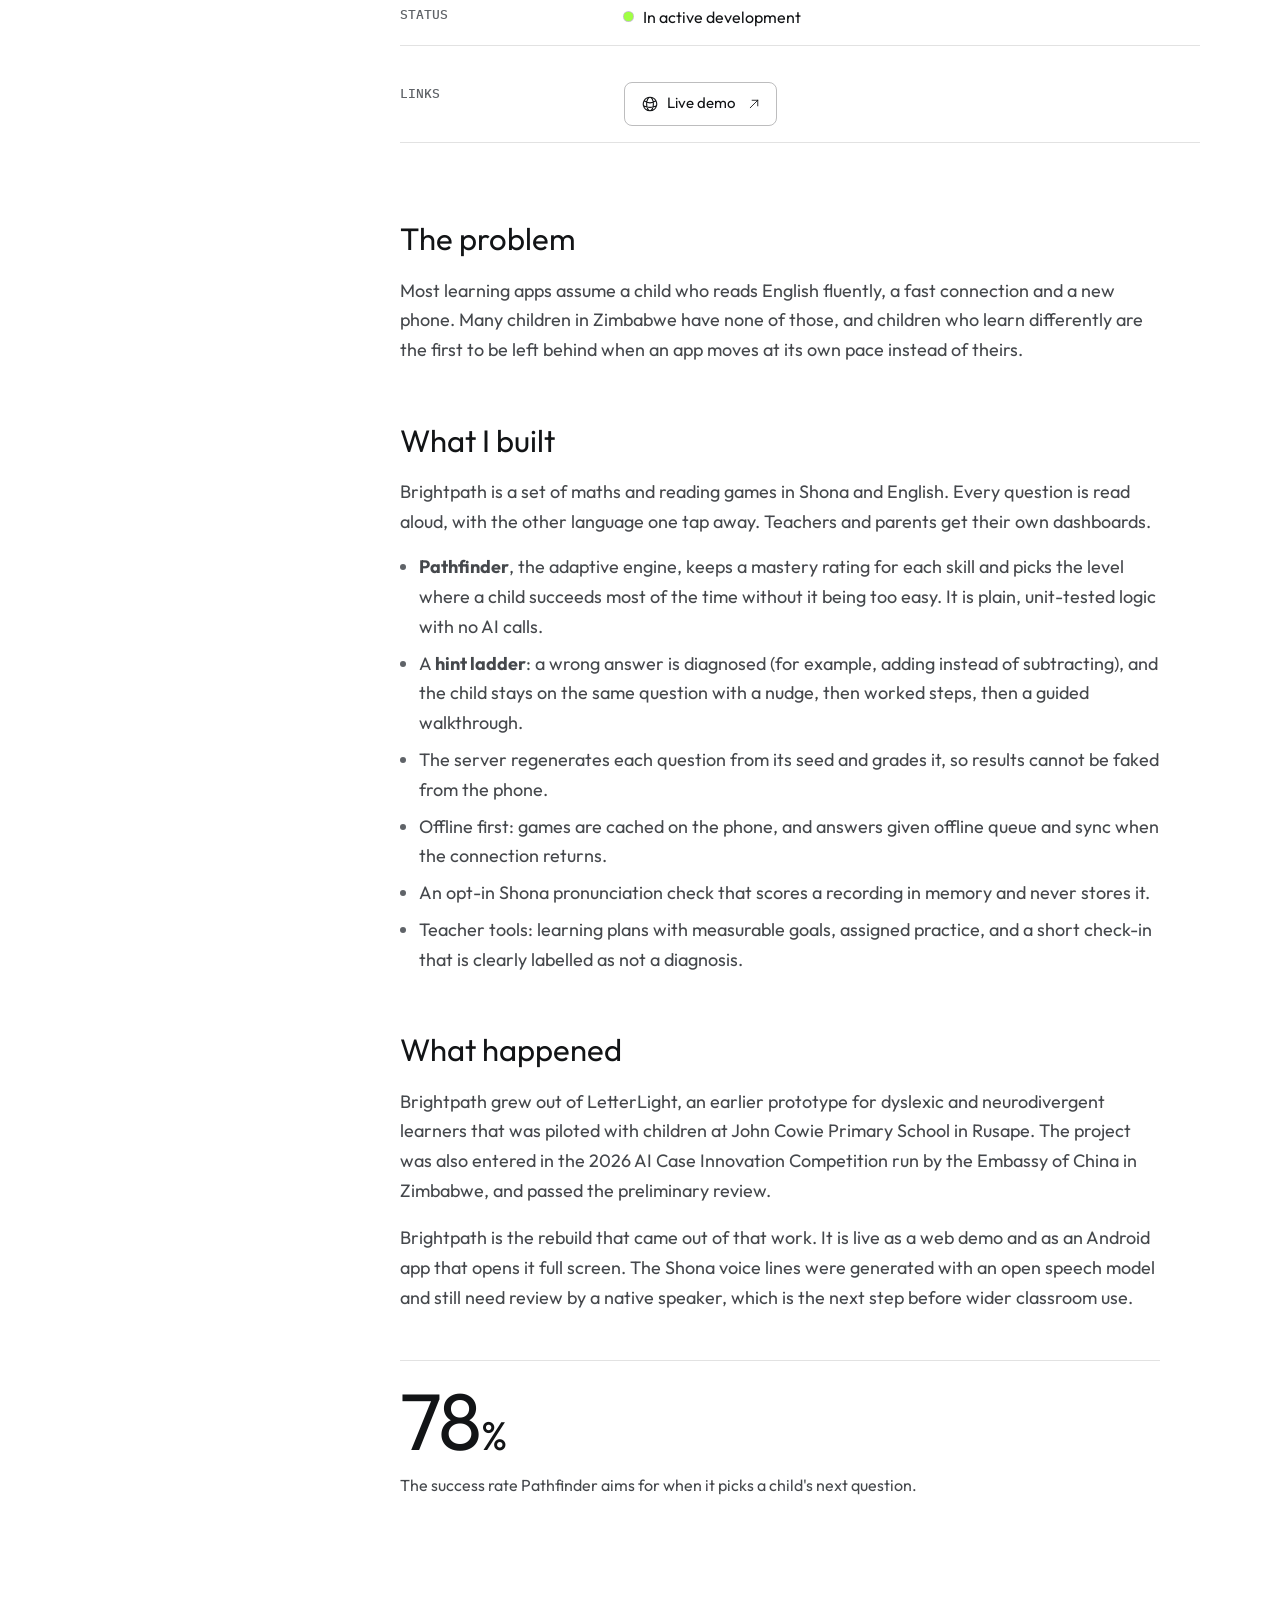
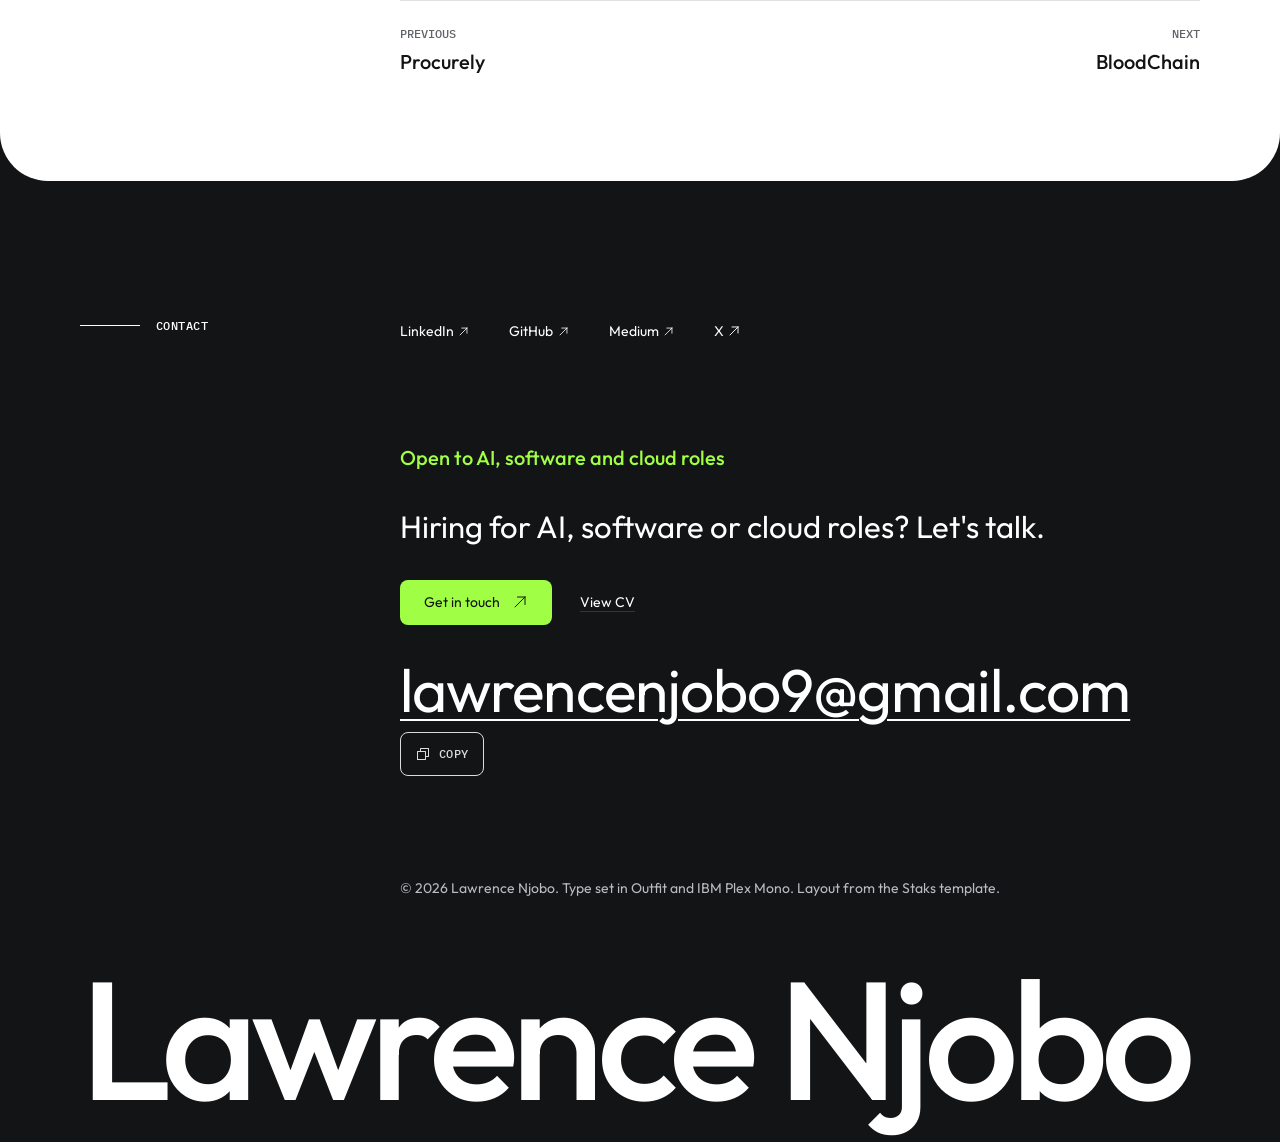
<file: work/brightpath.html>
<!doctype html>
<html lang="en-GB">
<head>
  <meta charset="utf-8">
  <meta name="viewport" content="width=device-width, initial-scale=1">
  <title>Brightpath · Lawrence Njobo</title>
  <meta name="description" content="Brightpath, bilingual Shona and English learning games for neurodivergent children, with teacher and parent dashboards.">
  <meta property="og:title" content="Brightpath · Lawrence Njobo">
  <meta property="og:description" content="Brightpath, bilingual Shona and English learning games for neurodivergent children, with teacher and parent dashboards.">
  <link rel="canonical" href="https://lawrence-njobo.me/work/brightpath.html">
  <meta property="og:type" content="website">
  <meta property="og:url" content="https://lawrence-njobo.me/work/brightpath.html">
  <meta property="og:image" content="https://lawrence-njobo.me/assets/og.png">
  <meta property="og:image:width" content="1200">
  <meta property="og:image:height" content="630">
  <meta property="og:image:alt" content="Lawrence Njobo. Practical AI builder, cloud and security. From procurement agents to learning games for children who learn differently.">
  <meta name="twitter:card" content="summary_large_image">
  <meta name="theme-color" content="#ffffff">
  <link rel="icon" type="image/svg+xml" href="/favicon.svg">
  <link rel="icon" type="image/png" href="/favicon.png">
  <link rel="preload" href="/assets/fonts/outfit-400.woff2" as="font" type="font/woff2" crossorigin>
  <link rel="preload" href="/assets/fonts/outfit-500.woff2" as="font" type="font/woff2" crossorigin>
  <script>(function(){var d=document.documentElement;d.classList.add("js");try{if(localStorage.getItem("theme")==="dark")d.setAttribute("data-theme","dark")}catch(e){}})()</script>
  <link rel="stylesheet" href="/css/style.css?v=b4b42e6bbc">
  <script type="module" src="/js/site.js?v=6421167376"></script>
</head>
<body>
<a class="skip" href="#main">Skip to content</a>
<div class="sheet">
<header class="nav">
  <div class="wrap nav__inner">
    <a class="nav__logo" href="/">Lawrence Njobo</a>
    <div class="nav__end">
      <nav class="nav__links" aria-label="Main">
        <a href="/#work">Work</a>
        <a href="/#writing">Writing</a>
        <a href="/credentials.html">Credentials</a>
        <a href="/#about">About</a>
      </nav>
      <button class="theme-toggle" type="button" aria-label="Dark mode" aria-pressed="false"><!-- Phosphor Icons, MIT --><svg class="icon-moon" aria-hidden="true" xmlns="http://www.w3.org/2000/svg" viewBox="0 0 256 256" fill="currentColor"><path d="M233.54,142.23a8,8,0,0,0-8-2,88.08,88.08,0,0,1-109.8-109.8,8,8,0,0,0-10-10,104.84,104.84,0,0,0-52.91,37A104,104,0,0,0,136,224a103.09,103.09,0,0,0,62.52-20.88,104.84,104.84,0,0,0,37-52.91A8,8,0,0,0,233.54,142.23ZM188.9,190.34A88,88,0,0,1,65.66,67.11a89,89,0,0,1,31.4-26A106,106,0,0,0,96,56,104.11,104.11,0,0,0,200,160a106,106,0,0,0,14.92-1.06A89,89,0,0,1,188.9,190.34Z"/></svg><svg class="icon-sun" aria-hidden="true" xmlns="http://www.w3.org/2000/svg" viewBox="0 0 256 256" fill="currentColor"><path d="M120,40V16a8,8,0,0,1,16,0V40a8,8,0,0,1-16,0Zm72,88a64,64,0,1,1-64-64A64.07,64.07,0,0,1,192,128Zm-16,0a48,48,0,1,0-48,48A48.05,48.05,0,0,0,176,128ZM58.34,69.66A8,8,0,0,0,69.66,58.34l-16-16A8,8,0,0,0,42.34,53.66Zm0,116.68-16,16a8,8,0,0,0,11.32,11.32l16-16a8,8,0,0,0-11.32-11.32ZM192,72a8,8,0,0,0,5.66-2.34l16-16a8,8,0,0,0-11.32-11.32l-16,16A8,8,0,0,0,192,72Zm5.66,114.34a8,8,0,0,0-11.32,11.32l16,16a8,8,0,0,0,11.32-11.32ZM48,128a8,8,0,0,0-8-8H16a8,8,0,0,0,0,16H40A8,8,0,0,0,48,128Zm80,80a8,8,0,0,0-8,8v24a8,8,0,0,0,16,0V216A8,8,0,0,0,128,208Zm112-88H216a8,8,0,0,0,0,16h24a8,8,0,0,0,0-16Z"/></svg></button>
      <a class="btn" href="mailto:lawrencenjobo9@gmail.com">Get in touch <svg class="icon-arrow" aria-hidden="true" viewBox="0 0 24 24"><path fill="none" stroke="currentColor" stroke-linecap="round" stroke-linejoin="round" stroke-width="1.5" d="m4.5 19.5l15-15m0 0H8.25m11.25 0v11.25"/></svg></a>
    </div>
  </div>
</header>

<main id="main" class="wrap inner">
  <section class="case-hero">
    <p class="eyebrow">Case study, 2026</p>
    <h1>Brightpath</h1>
    <p class="lead">Bilingual Shona and English learning games for children who learn differently, built for cheap Android phones and patchy connections.</p>
  </section>
  <figure class="case-media reveal">
    <img style="view-transition-name: shot-brightpath" src="/assets/images/work/brightpath.webp" alt="Brightpath home page: Every child learns their own way, with a Start playing button." width="1280" height="800">
    <figcaption>The live demo home page.</figcaption>
  </figure>
  <dl class="facts" data-stagger>
    <div><dt>Role</dt><dd>Design and build</dd></div>
    <div><dt>Stack</dt><dd><ul class="stack"><li><svg aria-hidden="true"><use href="/assets/icons.svg#nextdotjs"/></svg>Next.js 16</li><li style="--brand: #149eca"><svg aria-hidden="true"><use href="/assets/icons.svg#react"/></svg>React 19</li><li style="--brand: #3ecf8e"><svg aria-hidden="true"><use href="/assets/icons.svg#supabase"/></svg>Supabase</li><li><svg aria-hidden="true"><use href="/assets/icons.svg#cog"/></svg>Service worker</li><li><svg aria-hidden="true"><use href="/assets/icons.svg#elevenlabs"/></svg>ElevenLabs</li><li style="--brand: #0467df"><svg aria-hidden="true"><use href="/assets/icons.svg#meta"/></svg>Meta MMS</li><li style="--brand: #34a853"><svg aria-hidden="true"><use href="/assets/icons.svg#android"/></svg>Android TWA</li></ul></dd></div>
    <div><dt>Status</dt><dd><span class="status status--live"><i aria-hidden="true"></i>In active development</span></dd></div>
    <div><dt>Links</dt><dd class="links"><a class="link-chip" href="https://brightpath.dpdns.org/" target="_blank" rel="noopener"><svg aria-hidden="true"><use href="/assets/icons.svg#globe"/></svg>Live demo</a></dd></div>
  </dl>
  <article class="prose reveal">
    <h2>The problem</h2>
    <p>Most learning apps assume a child who reads English fluently, a fast connection and a new phone. Many children in Zimbabwe have none of those, and children who learn differently are the first to be left behind when an app moves at its own pace instead of theirs.</p>
    <h2>What I built</h2>
    <p>Brightpath is a set of maths and reading games in Shona and English. Every question is read aloud, with the other language one tap away. Teachers and parents get their own dashboards.</p>
    <ul>
      <li><strong>Pathfinder</strong>, the adaptive engine, keeps a mastery rating for each skill and picks the level where a child succeeds most of the time without it being too easy. It is plain, unit-tested logic with no AI calls.</li>
      <li>A <strong>hint ladder</strong>: a wrong answer is diagnosed (for example, adding instead of subtracting), and the child stays on the same question with a nudge, then worked steps, then a guided walkthrough.</li>
      <li>The server regenerates each question from its seed and grades it, so results cannot be faked from the phone.</li>
      <li>Offline first: games are cached on the phone, and answers given offline queue and sync when the connection returns.</li>
      <li>An opt-in Shona pronunciation check that scores a recording in memory and never stores it.</li>
      <li>Teacher tools: learning plans with measurable goals, assigned practice, and a short check-in that is clearly labelled as not a diagnosis.</li>
    </ul>
    <h2>What happened</h2>
    <p>Brightpath grew out of LetterLight, an earlier prototype for dyslexic and neurodivergent learners that was piloted with children at John Cowie Primary School in Rusape. The project was also entered in the 2026 AI Case Innovation Competition run by the Embassy of China in Zimbabwe, and passed the preliminary review.</p>
    <p>Brightpath is the rebuild that came out of that work. It is live as a web demo and as an Android app that opens it full screen. The Shona voice lines were generated with an open speech model and still need review by a native speaker, which is the next step before wider classroom use.</p>
  </article>
  <div class="numbers case-number"><div><div class="number__fig">78<span class="number__unit">%</span></div><p class="number__cap">The success rate Pathfinder aims for when it picks a child's next question.</p></div></div>
  <nav class="pager" aria-label="More work">
    <a href="/work/procurely.html"><span class="pager__dir pager__dir--prev">Previous</span>Procurely</a>
    <a href="/work/bloodchain.html"><span class="pager__dir pager__dir--next">Next</span>BloodChain</a>
  </nav>
</main>
</div>

<footer class="footer">
  <div class="wrap">
    <div class="row">
      <h2 class="label">Contact</h2>
      <ul class="footer__links" aria-label="Profiles">
        <li><a href="https://www.linkedin.com/in/lawrence-njobo" target="_blank" rel="noopener">LinkedIn</a></li>
        <li><a href="https://github.com/AlbertNjobo" target="_blank" rel="noopener">GitHub</a></li>
        <li><a href="https://medium.com/@lawrencenjobo" target="_blank" rel="noopener">Medium</a></li>
        <li><a href="https://x.com/Lawrence_Njobo" target="_blank" rel="noopener">X</a></li>
      </ul>
    </div>
    <div class="row">
      <div class="footer__body content">
        <p class="footer__avail">Open to AI, software and cloud roles</p>
        <p class="footer__sign">Hiring for AI, software or cloud roles? Let's talk.</p>
        <div class="footer__row"><a class="btn btn--lime" href="mailto:lawrencenjobo9@gmail.com">Get in touch <svg class="icon-arrow" aria-hidden="true" viewBox="0 0 24 24"><path fill="none" stroke="currentColor" stroke-linecap="round" stroke-linejoin="round" stroke-width="1.5" d="m4.5 19.5l15-15m0 0H8.25m11.25 0v11.25"/></svg></a><a class="link-quiet" href="/cv.html">View CV</a></div>
        <div><a class="footer__email" href="mailto:lawrencenjobo9@gmail.com">lawrencenjobo9@gmail.com</a><p class="contact-line"><span class="contact-line__email sr-only">lawrencenjobo9@gmail.com</span><button class="copy" type="button" data-copy="lawrencenjobo9@gmail.com" aria-label="Copy email address"><svg class="icon-copy" aria-hidden="true" xmlns="http://www.w3.org/2000/svg" viewBox="0 0 256 256" fill="currentColor"><path d="M216,32H88a8,8,0,0,0-8,8V80H40a8,8,0,0,0-8,8V216a8,8,0,0,0,8,8H168a8,8,0,0,0,8-8V176h40a8,8,0,0,0,8-8V40A8,8,0,0,0,216,32ZM160,208H48V96H160Zm48-48H176V88a8,8,0,0,0-8-8H96V48H208Z"/></svg><svg class="icon-check" aria-hidden="true" xmlns="http://www.w3.org/2000/svg" viewBox="0 0 256 256" fill="currentColor"><path d="M229.66,77.66l-128,128a8,8,0,0,1-11.32,0l-56-56a8,8,0,0,1,11.32-11.32L96,188.69,218.34,66.34a8,8,0,0,1,11.32,11.32Z"/></svg><span class="copy__label">Copy</span></button><span class="sr-only" role="status" aria-live="polite"></span></p></div>
      </div>
    </div>
    <div class="row"><p class="footer__copy content">© 2026 Lawrence Njobo. Type set in Outfit and IBM Plex Mono. Layout from the Staks template.</p></div>
    <p class="footer__mark" aria-hidden="true">Lawrence Njobo</p>
  </div>
</footer>
</body>
</html>
</file>
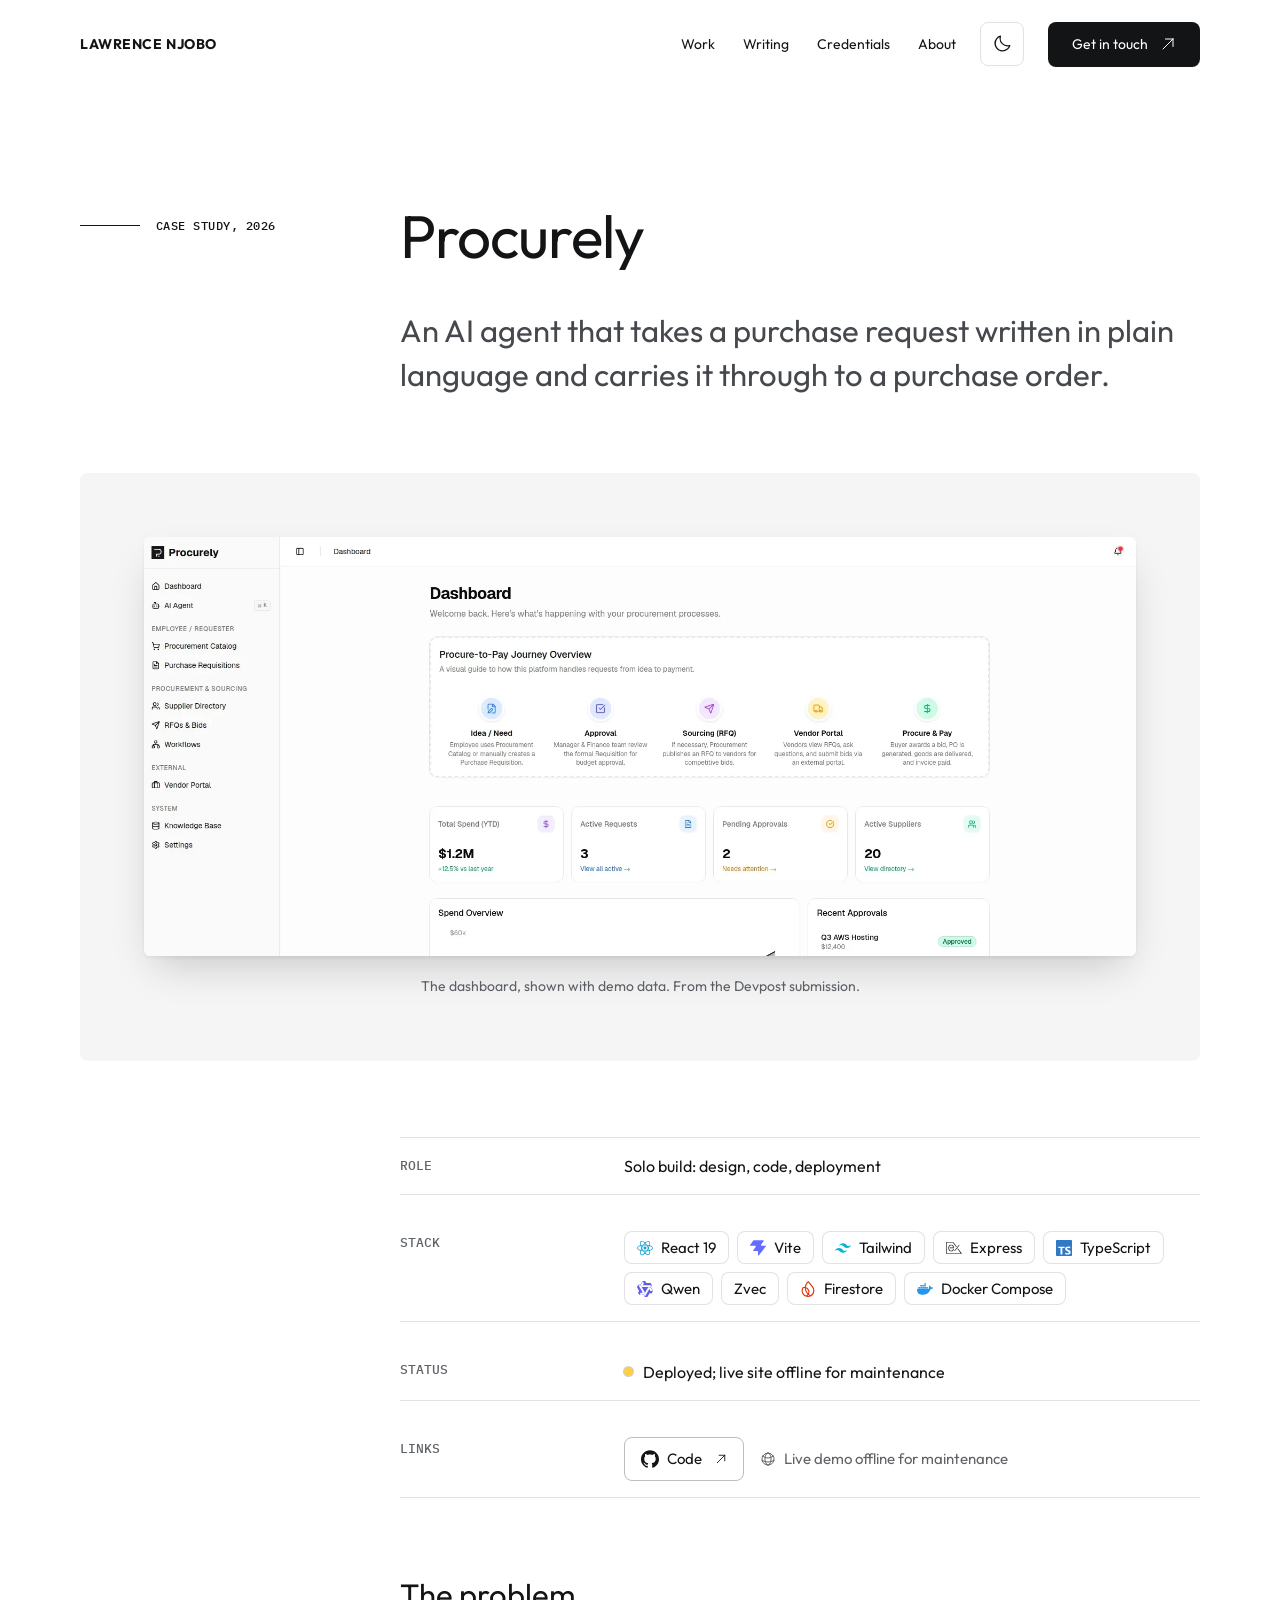
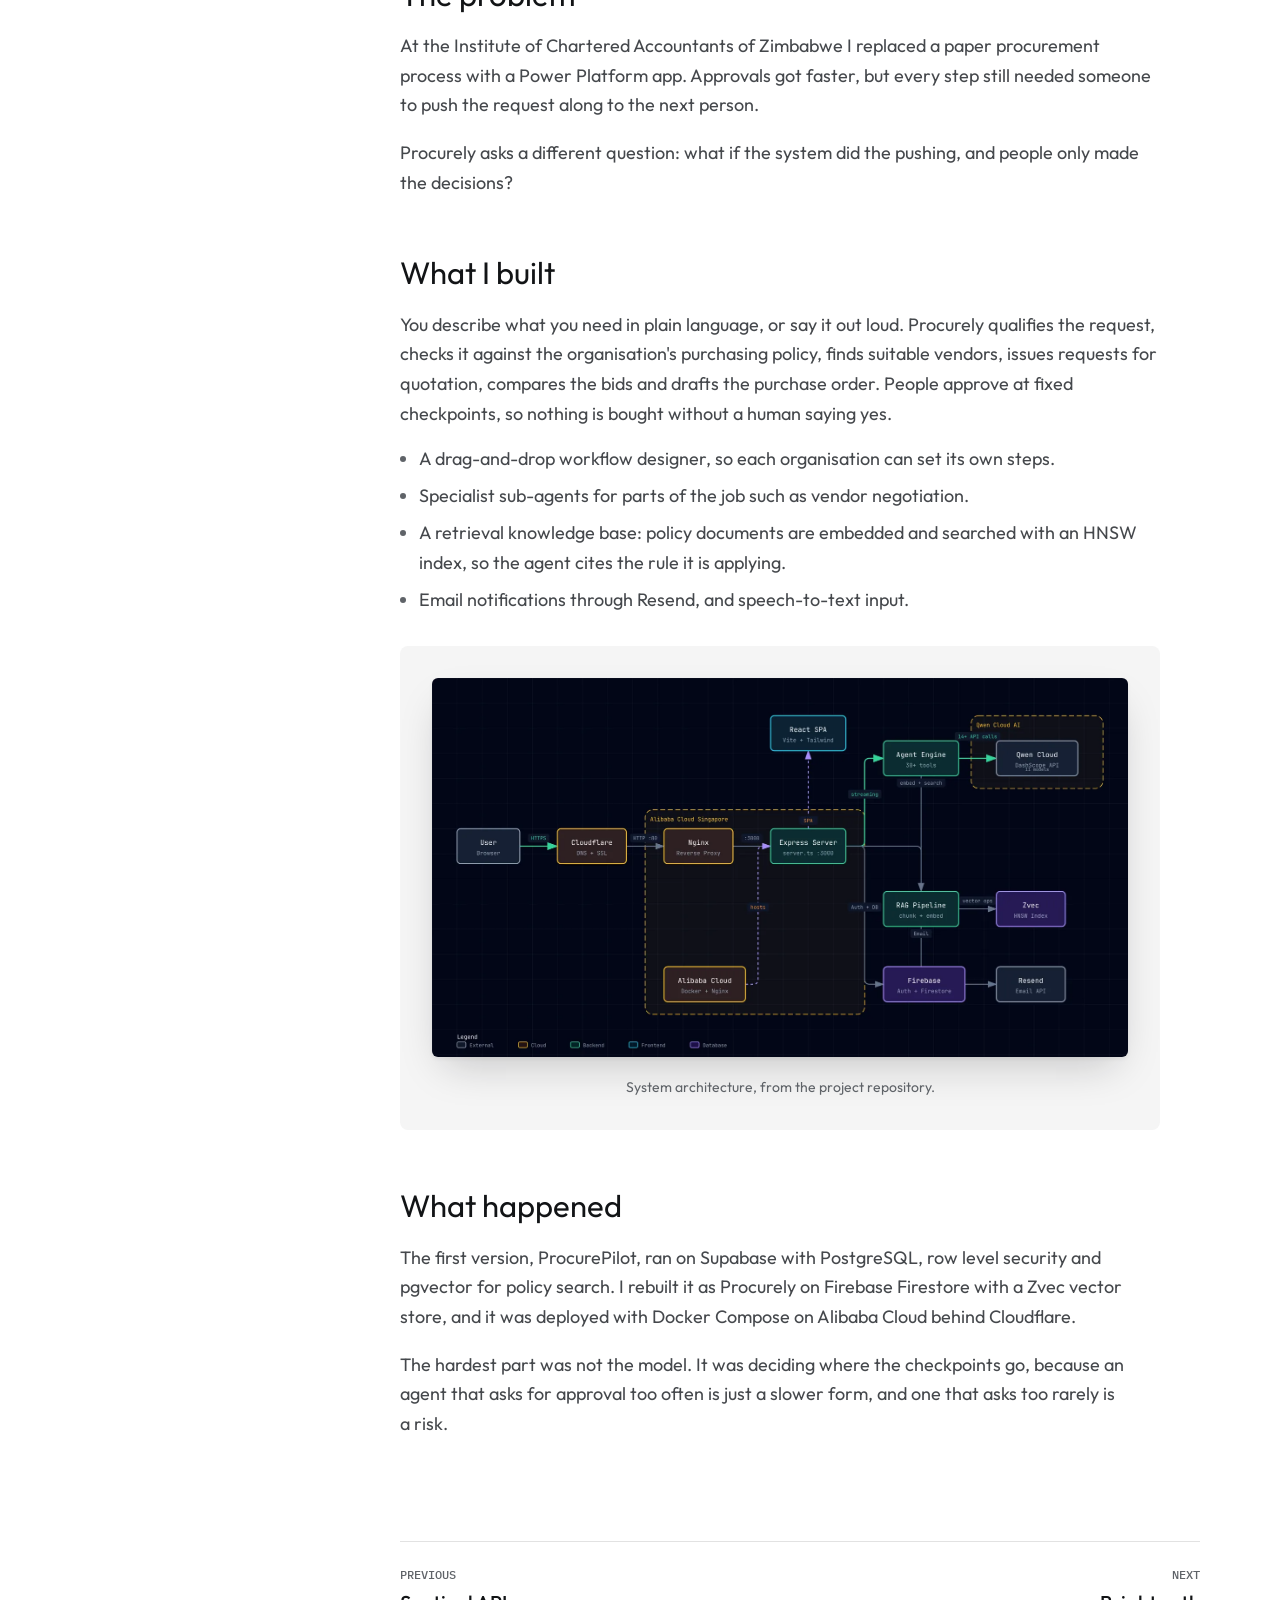
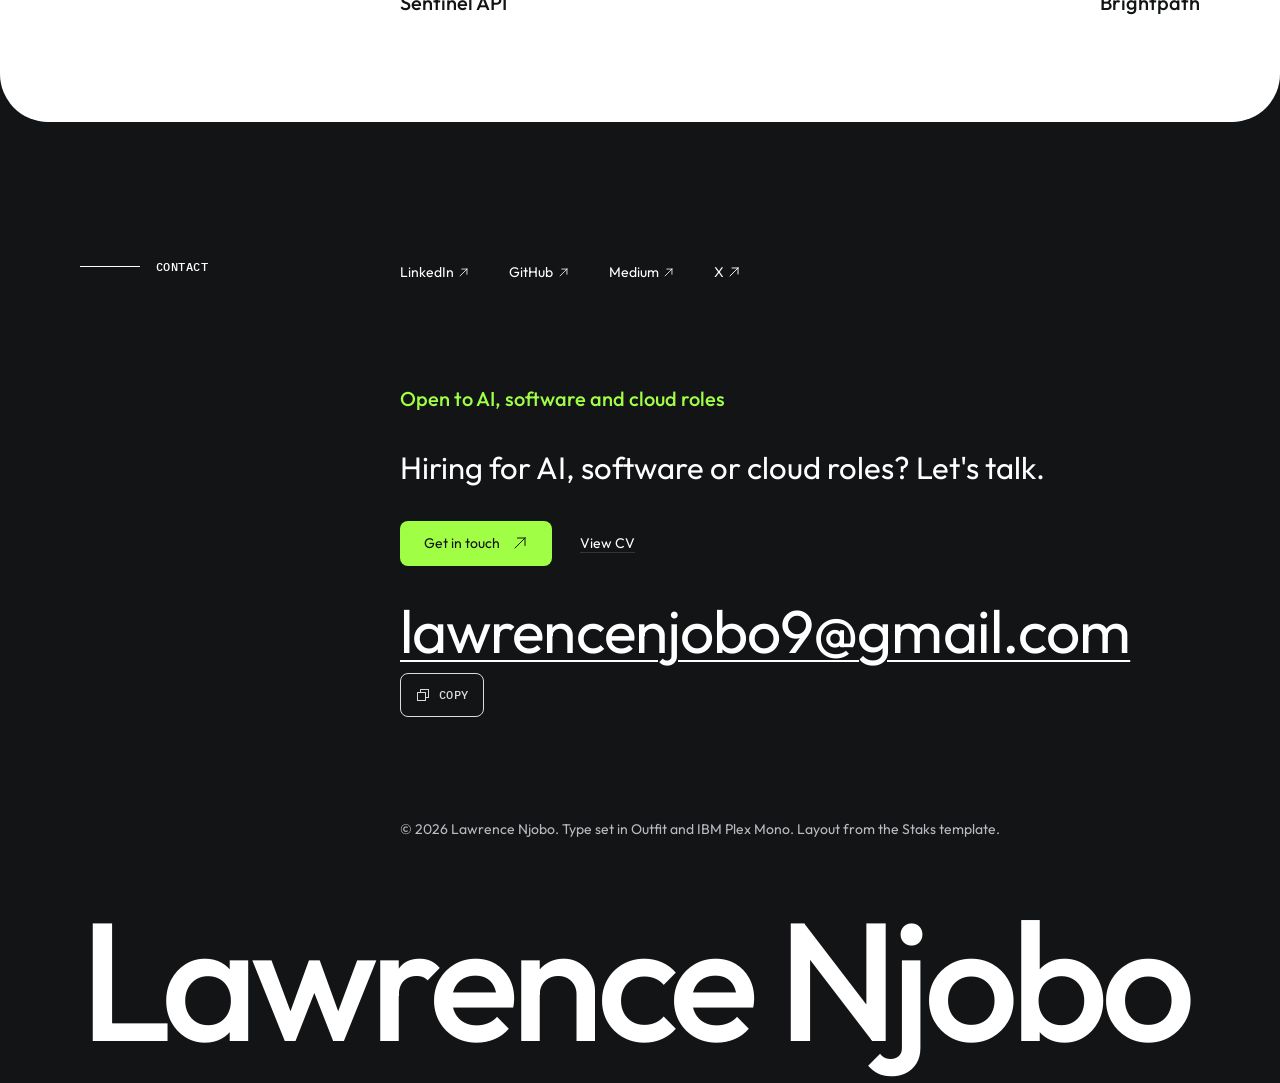
<file: work/procurely.html>
<!doctype html>
<html lang="en-GB">
<head>
  <meta charset="utf-8">
  <meta name="viewport" content="width=device-width, initial-scale=1">
  <title>Procurely · Lawrence Njobo</title>
  <meta name="description" content="Procurely, an AI agent that carries a purchase request from a plain-language ask to a purchase order. Built by Lawrence Njobo.">
  <meta property="og:title" content="Procurely · Lawrence Njobo">
  <meta property="og:description" content="Procurely, an AI agent that carries a purchase request from a plain-language ask to a purchase order. Built by Lawrence Njobo.">
  <link rel="canonical" href="https://lawrence-njobo.me/work/procurely.html">
  <meta property="og:type" content="website">
  <meta property="og:url" content="https://lawrence-njobo.me/work/procurely.html">
  <meta property="og:image" content="https://lawrence-njobo.me/assets/og.png">
  <meta property="og:image:width" content="1200">
  <meta property="og:image:height" content="630">
  <meta property="og:image:alt" content="Lawrence Njobo. Practical AI builder, cloud and security. From procurement agents to learning games for children who learn differently.">
  <meta name="twitter:card" content="summary_large_image">
  <meta name="theme-color" content="#ffffff">
  <link rel="icon" type="image/svg+xml" href="/favicon.svg">
  <link rel="icon" type="image/png" href="/favicon.png">
  <link rel="preload" href="/assets/fonts/outfit-400.woff2" as="font" type="font/woff2" crossorigin>
  <link rel="preload" href="/assets/fonts/outfit-500.woff2" as="font" type="font/woff2" crossorigin>
  <script>(function(){var d=document.documentElement;d.classList.add("js");try{if(localStorage.getItem("theme")==="dark")d.setAttribute("data-theme","dark")}catch(e){}})()</script>
  <link rel="stylesheet" href="/css/style.css?v=b4b42e6bbc">
  <script type="module" src="/js/site.js?v=6421167376"></script>
</head>
<body>
<a class="skip" href="#main">Skip to content</a>
<div class="sheet">
<header class="nav">
  <div class="wrap nav__inner">
    <a class="nav__logo" href="/">Lawrence Njobo</a>
    <div class="nav__end">
      <nav class="nav__links" aria-label="Main">
        <a href="/#work">Work</a>
        <a href="/#writing">Writing</a>
        <a href="/credentials.html">Credentials</a>
        <a href="/#about">About</a>
      </nav>
      <button class="theme-toggle" type="button" aria-label="Dark mode" aria-pressed="false"><!-- Phosphor Icons, MIT --><svg class="icon-moon" aria-hidden="true" xmlns="http://www.w3.org/2000/svg" viewBox="0 0 256 256" fill="currentColor"><path d="M233.54,142.23a8,8,0,0,0-8-2,88.08,88.08,0,0,1-109.8-109.8,8,8,0,0,0-10-10,104.84,104.84,0,0,0-52.91,37A104,104,0,0,0,136,224a103.09,103.09,0,0,0,62.52-20.88,104.84,104.84,0,0,0,37-52.91A8,8,0,0,0,233.54,142.23ZM188.9,190.34A88,88,0,0,1,65.66,67.11a89,89,0,0,1,31.4-26A106,106,0,0,0,96,56,104.11,104.11,0,0,0,200,160a106,106,0,0,0,14.92-1.06A89,89,0,0,1,188.9,190.34Z"/></svg><svg class="icon-sun" aria-hidden="true" xmlns="http://www.w3.org/2000/svg" viewBox="0 0 256 256" fill="currentColor"><path d="M120,40V16a8,8,0,0,1,16,0V40a8,8,0,0,1-16,0Zm72,88a64,64,0,1,1-64-64A64.07,64.07,0,0,1,192,128Zm-16,0a48,48,0,1,0-48,48A48.05,48.05,0,0,0,176,128ZM58.34,69.66A8,8,0,0,0,69.66,58.34l-16-16A8,8,0,0,0,42.34,53.66Zm0,116.68-16,16a8,8,0,0,0,11.32,11.32l16-16a8,8,0,0,0-11.32-11.32ZM192,72a8,8,0,0,0,5.66-2.34l16-16a8,8,0,0,0-11.32-11.32l-16,16A8,8,0,0,0,192,72Zm5.66,114.34a8,8,0,0,0-11.32,11.32l16,16a8,8,0,0,0,11.32-11.32ZM48,128a8,8,0,0,0-8-8H16a8,8,0,0,0,0,16H40A8,8,0,0,0,48,128Zm80,80a8,8,0,0,0-8,8v24a8,8,0,0,0,16,0V216A8,8,0,0,0,128,208Zm112-88H216a8,8,0,0,0,0,16h24a8,8,0,0,0,0-16Z"/></svg></button>
      <a class="btn" href="mailto:lawrencenjobo9@gmail.com">Get in touch <svg class="icon-arrow" aria-hidden="true" viewBox="0 0 24 24"><path fill="none" stroke="currentColor" stroke-linecap="round" stroke-linejoin="round" stroke-width="1.5" d="m4.5 19.5l15-15m0 0H8.25m11.25 0v11.25"/></svg></a>
    </div>
  </div>
</header>

<main id="main" class="wrap inner">
  <section class="case-hero">
    <p class="eyebrow">Case study, 2026</p>
    <h1>Procurely</h1>
    <p class="lead">An AI agent that takes a purchase request written in plain language and carries it through to a purchase order.</p>
  </section>
  <figure class="case-media reveal">
    <img style="view-transition-name: shot-procurely" src="/assets/images/work/procurely-dashboard.webp" alt="Procurely dashboard: a procure-to-pay journey from idea to payment, with spend, request, approval and supplier summaries." width="1858" height="784">
    <figcaption>The dashboard, shown with demo data. From the Devpost submission.</figcaption>
  </figure>
  <dl class="facts" data-stagger>
    <div><dt>Role</dt><dd>Solo build: design, code, deployment</dd></div>
    <div><dt>Stack</dt><dd><ul class="stack"><li style="--brand: #149eca"><svg aria-hidden="true"><use href="/assets/icons.svg#react"/></svg>React 19</li><li style="--brand: #646cff"><svg aria-hidden="true"><use href="/assets/icons.svg#vite"/></svg>Vite</li><li style="--brand: #06b6d4"><svg aria-hidden="true"><use href="/assets/icons.svg#tailwindcss"/></svg>Tailwind</li><li><svg aria-hidden="true"><use href="/assets/icons.svg#express"/></svg>Express</li><li style="--brand: #3178c6"><svg aria-hidden="true"><use href="/assets/icons.svg#typescript"/></svg>TypeScript</li><li style="--brand: #615ced"><svg aria-hidden="true"><use href="/assets/icons.svg#qwen"/></svg>Qwen</li><li>Zvec</li><li style="--brand: #dd2c00"><svg aria-hidden="true"><use href="/assets/icons.svg#firebase"/></svg>Firestore</li><li style="--brand: #2496ed"><svg aria-hidden="true"><use href="/assets/icons.svg#docker"/></svg>Docker Compose</li></ul></dd></div>
    <div><dt>Status</dt><dd><span class="status status--paused"><i aria-hidden="true"></i>Deployed; live site offline for maintenance</span></dd></div>
    <div><dt>Links</dt><dd class="links"><a class="link-chip" href="https://github.com/AlbertNjobo/procurely" target="_blank" rel="noopener"><svg aria-hidden="true"><use href="/assets/icons.svg#github"/></svg>Code</a><span class="link-note"><svg aria-hidden="true"><use href="/assets/icons.svg#globe"/></svg>Live demo offline for maintenance</span></dd></div>
  </dl>
  <article class="prose reveal">
    <h2>The problem</h2>
    <p>At the Institute of Chartered Accountants of Zimbabwe I replaced a paper procurement process with a Power Platform app. Approvals got faster, but every step still needed someone to push the request along to the next person.</p>
    <p>Procurely asks a different question: what if the system did the pushing, and people only made the decisions?</p>
    <h2>What I built</h2>
    <p>You describe what you need in plain language, or say it out loud. Procurely qualifies the request, checks it against the organisation's purchasing policy, finds suitable vendors, issues requests for quotation, compares the bids and drafts the purchase order. People approve at fixed checkpoints, so nothing is bought without a human saying yes.</p>
    <ul>
      <li>A drag-and-drop workflow designer, so each organisation can set its own steps.</li>
      <li>Specialist sub-agents for parts of the job such as vendor negotiation.</li>
      <li>A retrieval knowledge base: policy documents are embedded and searched with an HNSW index, so the agent cites the rule it is applying.</li>
      <li>Email notifications through Resend, and speech-to-text input.</li>
    </ul>
    <figure class="case-media case-media--inline">
      <img src="/assets/images/work/procurely.webp" alt="Procurely architecture: a React app and Express server on Alibaba Cloud, an agent engine calling Qwen models, a RAG pipeline with a Zvec index, and Firebase." width="1600" height="871">
      <figcaption>System architecture, from the project repository.</figcaption>
    </figure>
    <h2>What happened</h2>
    <p>The first version, ProcurePilot, ran on Supabase with PostgreSQL, row level security and pgvector for policy search. I rebuilt it as Procurely on Firebase Firestore with a Zvec vector store, and it was deployed with Docker Compose on Alibaba Cloud behind Cloudflare.</p>
    <p>The hardest part was not the model. It was deciding where the checkpoints go, because an agent that asks for approval too often is just a slower form, and one that asks too rarely is a risk.</p>
  </article>
  <nav class="pager" aria-label="More work">
    <a href="/work/sentinel-api.html"><span class="pager__dir pager__dir--prev">Previous</span>Sentinel API</a>
    <a href="/work/brightpath.html"><span class="pager__dir pager__dir--next">Next</span>Brightpath</a>
  </nav>
</main>
</div>

<footer class="footer">
  <div class="wrap">
    <div class="row">
      <h2 class="label">Contact</h2>
      <ul class="footer__links" aria-label="Profiles">
        <li><a href="https://www.linkedin.com/in/lawrence-njobo" target="_blank" rel="noopener">LinkedIn</a></li>
        <li><a href="https://github.com/AlbertNjobo" target="_blank" rel="noopener">GitHub</a></li>
        <li><a href="https://medium.com/@lawrencenjobo" target="_blank" rel="noopener">Medium</a></li>
        <li><a href="https://x.com/Lawrence_Njobo" target="_blank" rel="noopener">X</a></li>
      </ul>
    </div>
    <div class="row">
      <div class="footer__body content">
        <p class="footer__avail">Open to AI, software and cloud roles</p>
        <p class="footer__sign">Hiring for AI, software or cloud roles? Let's talk.</p>
        <div class="footer__row"><a class="btn btn--lime" href="mailto:lawrencenjobo9@gmail.com">Get in touch <svg class="icon-arrow" aria-hidden="true" viewBox="0 0 24 24"><path fill="none" stroke="currentColor" stroke-linecap="round" stroke-linejoin="round" stroke-width="1.5" d="m4.5 19.5l15-15m0 0H8.25m11.25 0v11.25"/></svg></a><a class="link-quiet" href="/cv.html">View CV</a></div>
        <div><a class="footer__email" href="mailto:lawrencenjobo9@gmail.com">lawrencenjobo9@gmail.com</a><p class="contact-line"><span class="contact-line__email sr-only">lawrencenjobo9@gmail.com</span><button class="copy" type="button" data-copy="lawrencenjobo9@gmail.com" aria-label="Copy email address"><svg class="icon-copy" aria-hidden="true" xmlns="http://www.w3.org/2000/svg" viewBox="0 0 256 256" fill="currentColor"><path d="M216,32H88a8,8,0,0,0-8,8V80H40a8,8,0,0,0-8,8V216a8,8,0,0,0,8,8H168a8,8,0,0,0,8-8V176h40a8,8,0,0,0,8-8V40A8,8,0,0,0,216,32ZM160,208H48V96H160Zm48-48H176V88a8,8,0,0,0-8-8H96V48H208Z"/></svg><svg class="icon-check" aria-hidden="true" xmlns="http://www.w3.org/2000/svg" viewBox="0 0 256 256" fill="currentColor"><path d="M229.66,77.66l-128,128a8,8,0,0,1-11.32,0l-56-56a8,8,0,0,1,11.32-11.32L96,188.69,218.34,66.34a8,8,0,0,1,11.32,11.32Z"/></svg><span class="copy__label">Copy</span></button><span class="sr-only" role="status" aria-live="polite"></span></p></div>
      </div>
    </div>
    <div class="row"><p class="footer__copy content">© 2026 Lawrence Njobo. Type set in Outfit and IBM Plex Mono. Layout from the Staks template.</p></div>
    <p class="footer__mark" aria-hidden="true">Lawrence Njobo</p>
  </div>
</footer>
</body>
</html>
</file>
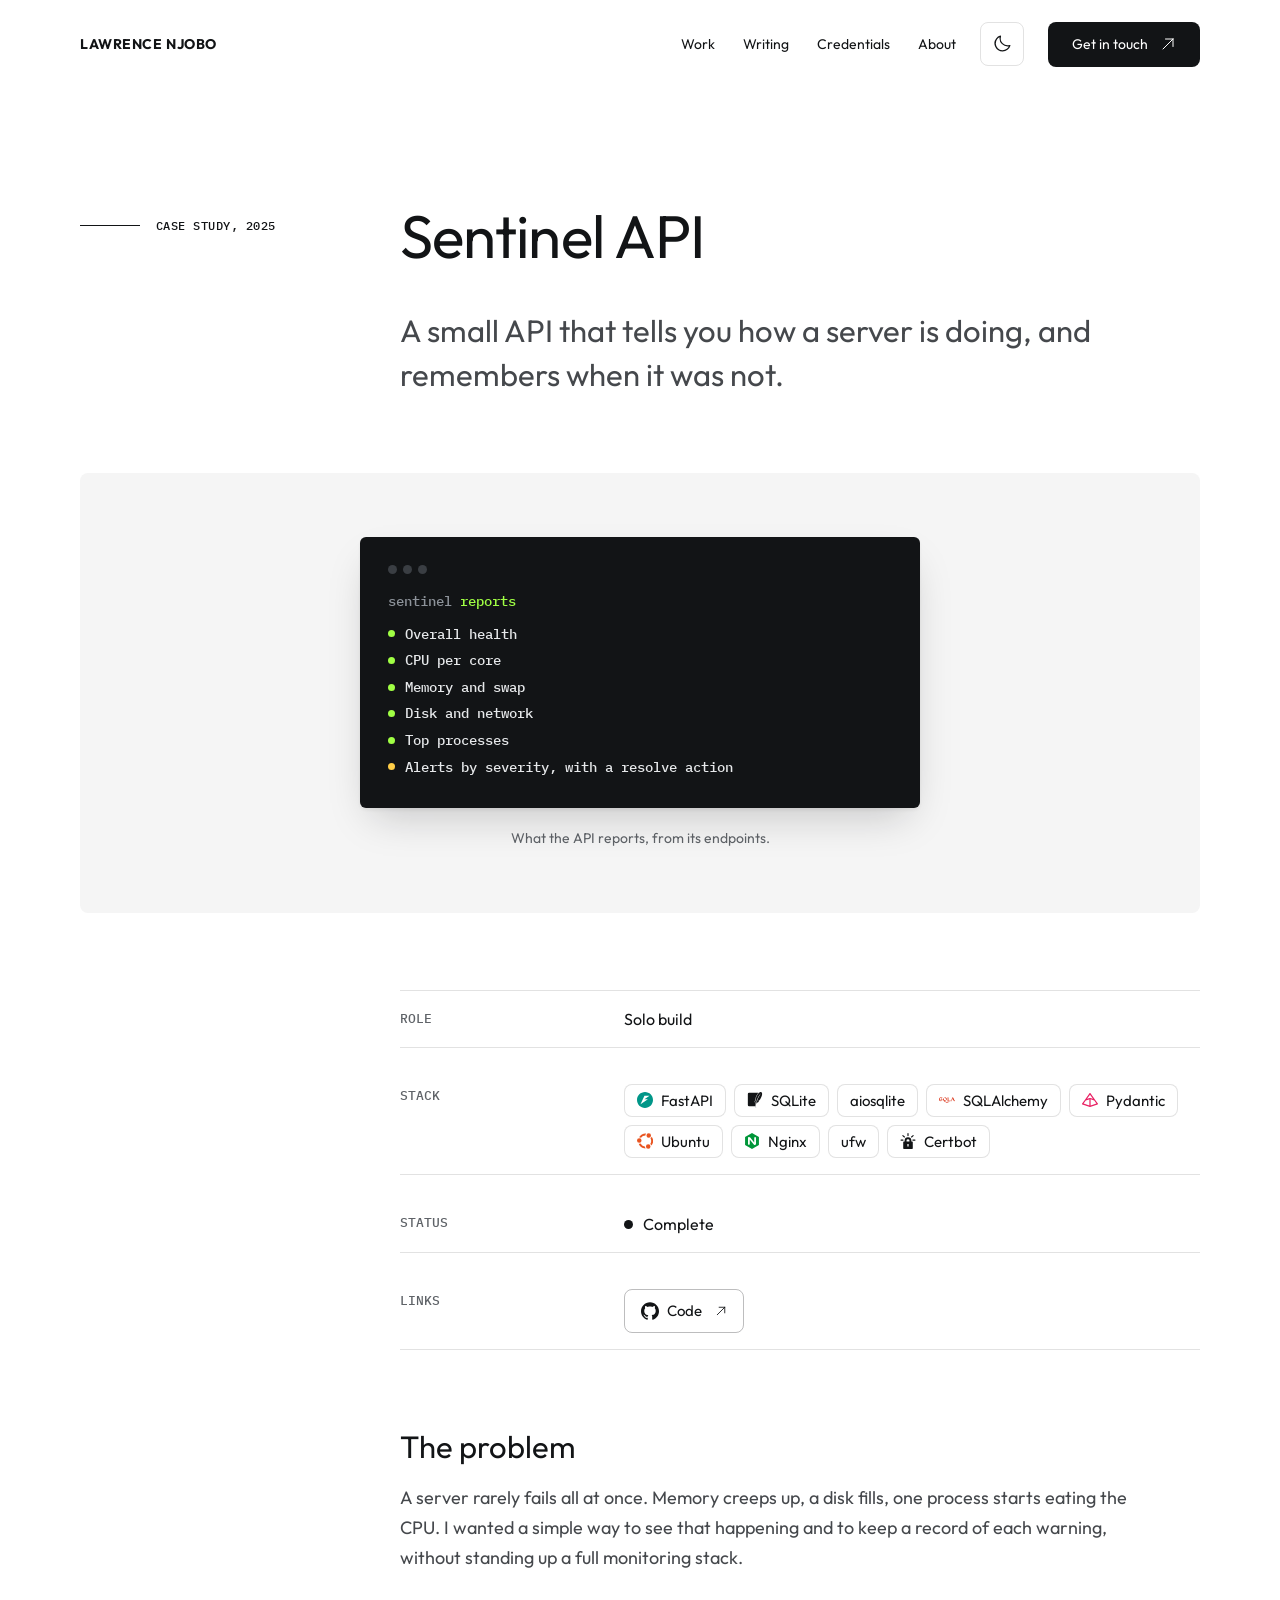
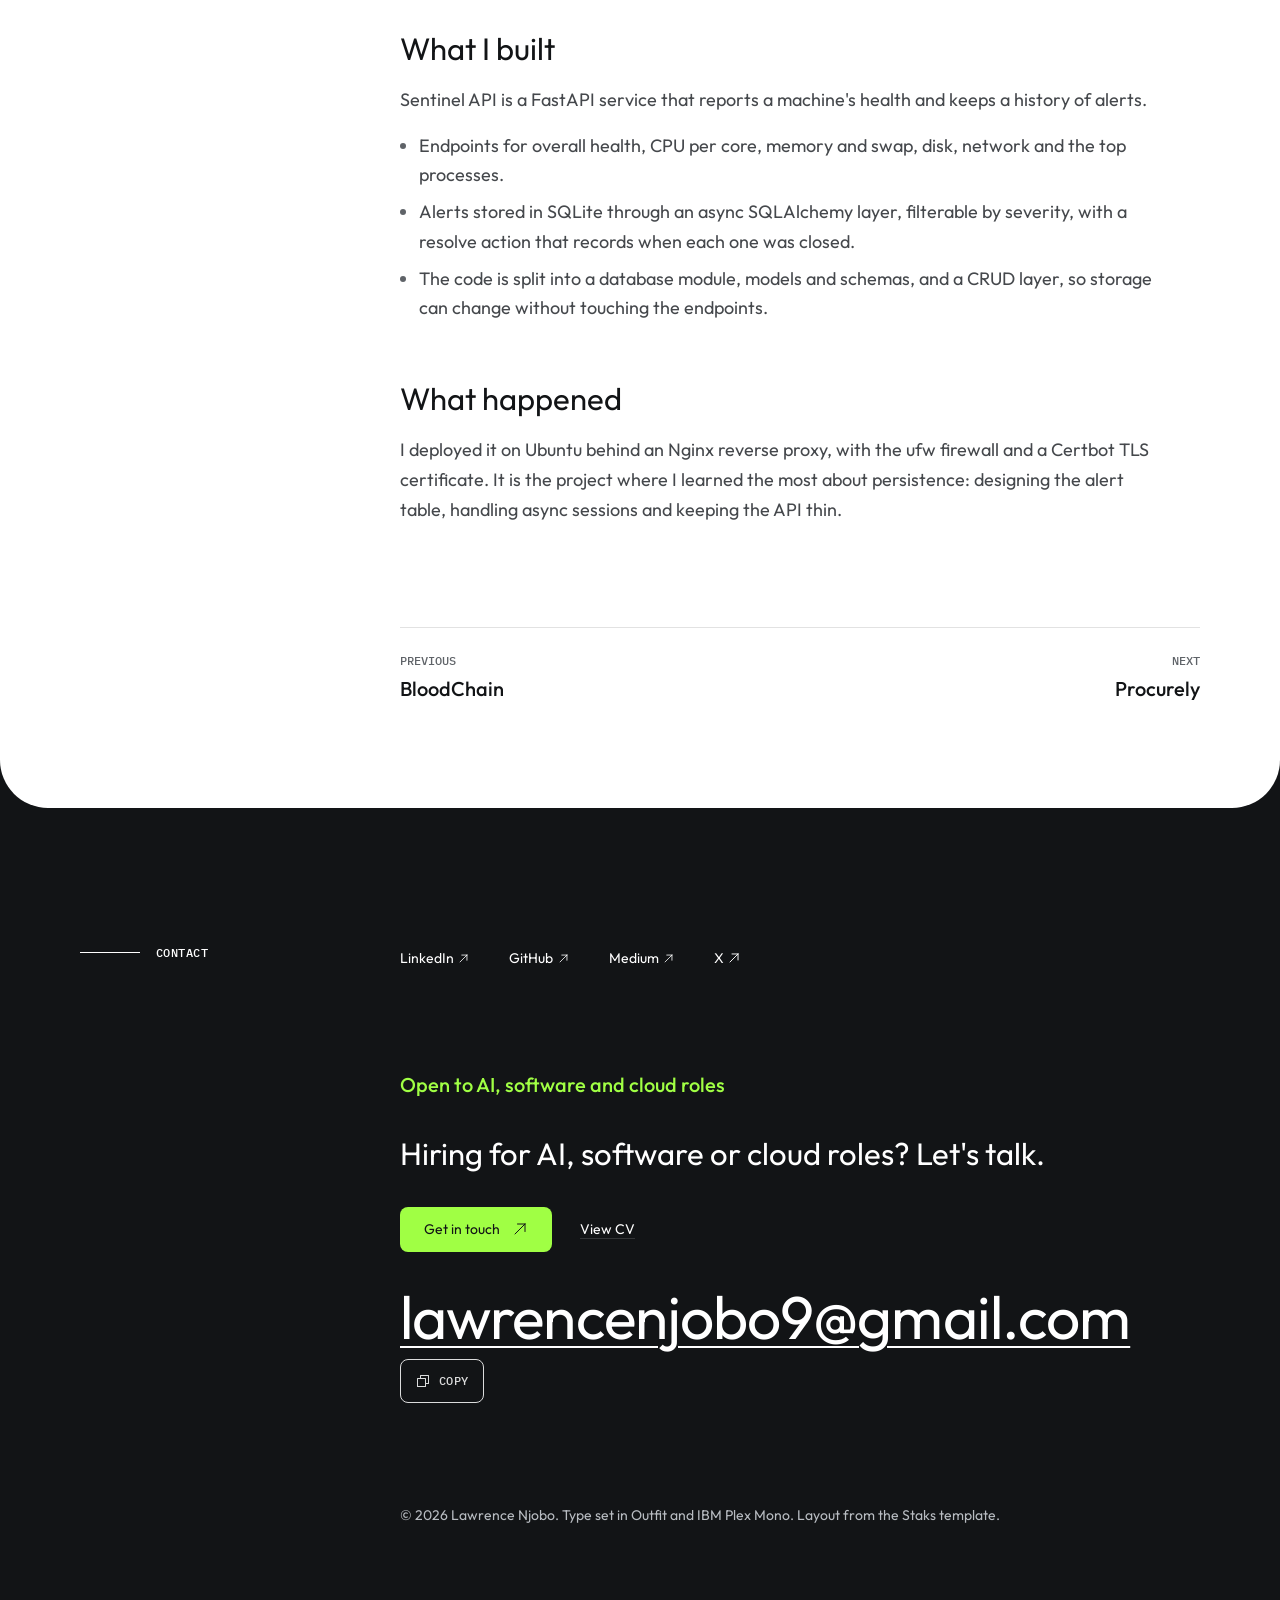
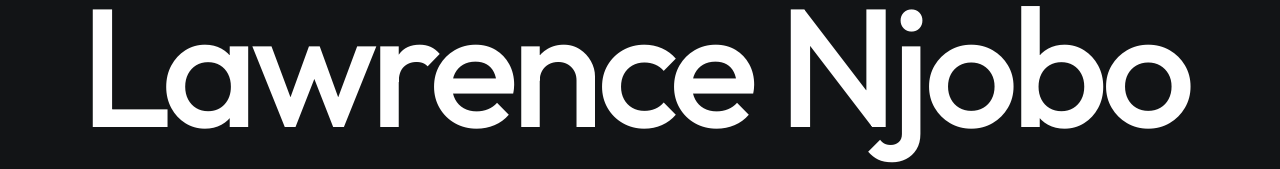
<file: work/sentinel-api.html>
<!doctype html>
<html lang="en-GB">
<head>
  <meta charset="utf-8">
  <meta name="viewport" content="width=device-width, initial-scale=1">
  <title>Sentinel API · Lawrence Njobo</title>
  <meta name="description" content="Sentinel API, a server health and alerting API built with FastAPI and deployed behind Nginx on Ubuntu.">
  <meta property="og:title" content="Sentinel API · Lawrence Njobo">
  <meta property="og:description" content="Sentinel API, a server health and alerting API built with FastAPI and deployed behind Nginx on Ubuntu.">
  <link rel="canonical" href="https://lawrence-njobo.me/work/sentinel-api.html">
  <meta property="og:type" content="website">
  <meta property="og:url" content="https://lawrence-njobo.me/work/sentinel-api.html">
  <meta property="og:image" content="https://lawrence-njobo.me/assets/og.png">
  <meta property="og:image:width" content="1200">
  <meta property="og:image:height" content="630">
  <meta property="og:image:alt" content="Lawrence Njobo. Practical AI builder, cloud and security. From procurement agents to learning games for children who learn differently.">
  <meta name="twitter:card" content="summary_large_image">
  <meta name="theme-color" content="#ffffff">
  <link rel="icon" type="image/svg+xml" href="/favicon.svg">
  <link rel="icon" type="image/png" href="/favicon.png">
  <link rel="preload" href="/assets/fonts/outfit-400.woff2" as="font" type="font/woff2" crossorigin>
  <link rel="preload" href="/assets/fonts/outfit-500.woff2" as="font" type="font/woff2" crossorigin>
  <script>(function(){var d=document.documentElement;d.classList.add("js");try{if(localStorage.getItem("theme")==="dark")d.setAttribute("data-theme","dark")}catch(e){}})()</script>
  <link rel="stylesheet" href="/css/style.css?v=b4b42e6bbc">
  <script type="module" src="/js/site.js?v=6421167376"></script>
</head>
<body>
<a class="skip" href="#main">Skip to content</a>
<div class="sheet">
<header class="nav">
  <div class="wrap nav__inner">
    <a class="nav__logo" href="/">Lawrence Njobo</a>
    <div class="nav__end">
      <nav class="nav__links" aria-label="Main">
        <a href="/#work">Work</a>
        <a href="/#writing">Writing</a>
        <a href="/credentials.html">Credentials</a>
        <a href="/#about">About</a>
      </nav>
      <button class="theme-toggle" type="button" aria-label="Dark mode" aria-pressed="false"><!-- Phosphor Icons, MIT --><svg class="icon-moon" aria-hidden="true" xmlns="http://www.w3.org/2000/svg" viewBox="0 0 256 256" fill="currentColor"><path d="M233.54,142.23a8,8,0,0,0-8-2,88.08,88.08,0,0,1-109.8-109.8,8,8,0,0,0-10-10,104.84,104.84,0,0,0-52.91,37A104,104,0,0,0,136,224a103.09,103.09,0,0,0,62.52-20.88,104.84,104.84,0,0,0,37-52.91A8,8,0,0,0,233.54,142.23ZM188.9,190.34A88,88,0,0,1,65.66,67.11a89,89,0,0,1,31.4-26A106,106,0,0,0,96,56,104.11,104.11,0,0,0,200,160a106,106,0,0,0,14.92-1.06A89,89,0,0,1,188.9,190.34Z"/></svg><svg class="icon-sun" aria-hidden="true" xmlns="http://www.w3.org/2000/svg" viewBox="0 0 256 256" fill="currentColor"><path d="M120,40V16a8,8,0,0,1,16,0V40a8,8,0,0,1-16,0Zm72,88a64,64,0,1,1-64-64A64.07,64.07,0,0,1,192,128Zm-16,0a48,48,0,1,0-48,48A48.05,48.05,0,0,0,176,128ZM58.34,69.66A8,8,0,0,0,69.66,58.34l-16-16A8,8,0,0,0,42.34,53.66Zm0,116.68-16,16a8,8,0,0,0,11.32,11.32l16-16a8,8,0,0,0-11.32-11.32ZM192,72a8,8,0,0,0,5.66-2.34l16-16a8,8,0,0,0-11.32-11.32l-16,16A8,8,0,0,0,192,72Zm5.66,114.34a8,8,0,0,0-11.32,11.32l16,16a8,8,0,0,0,11.32-11.32ZM48,128a8,8,0,0,0-8-8H16a8,8,0,0,0,0,16H40A8,8,0,0,0,48,128Zm80,80a8,8,0,0,0-8,8v24a8,8,0,0,0,16,0V216A8,8,0,0,0,128,208Zm112-88H216a8,8,0,0,0,0,16h24a8,8,0,0,0,0-16Z"/></svg></button>
      <a class="btn" href="mailto:lawrencenjobo9@gmail.com">Get in touch <svg class="icon-arrow" aria-hidden="true" viewBox="0 0 24 24"><path fill="none" stroke="currentColor" stroke-linecap="round" stroke-linejoin="round" stroke-width="1.5" d="m4.5 19.5l15-15m0 0H8.25m11.25 0v11.25"/></svg></a>
    </div>
  </div>
</header>

<main id="main" class="wrap inner">
  <section class="case-hero">
    <p class="eyebrow">Case study, 2025</p>
    <h1>Sentinel API</h1>
    <p class="lead">A small API that tells you how a server is doing, and remembers when it was not.</p>
  </section>
  <figure class="case-media case-media--term reveal">
    <div class="term" aria-hidden="true" style="view-transition-name: shot-sentinel"><div class="term__top"><i></i><i></i><i></i></div><div class="term__cmd">sentinel <b>reports</b></div><ul><li>Overall health</li><li>CPU per core</li><li>Memory and swap</li><li>Disk and network</li><li>Top processes</li><li class="warn">Alerts by severity, with a resolve action</li></ul></div>
    <figcaption>What the API reports, from its endpoints.</figcaption>
  </figure>
  <dl class="facts" data-stagger>
    <div><dt>Role</dt><dd>Solo build</dd></div>
    <div><dt>Stack</dt><dd><ul class="stack"><li style="--brand: #009688"><svg aria-hidden="true"><use href="/assets/icons.svg#fastapi"/></svg>FastAPI</li><li><svg aria-hidden="true"><use href="/assets/icons.svg#sqlite"/></svg>SQLite</li><li>aiosqlite</li><li style="--brand: #d71f00"><svg aria-hidden="true"><use href="/assets/icons.svg#sqlalchemy"/></svg>SQLAlchemy</li><li style="--brand: #e92063"><svg aria-hidden="true"><use href="/assets/icons.svg#pydantic"/></svg>Pydantic</li><li style="--brand: #e95420"><svg aria-hidden="true"><use href="/assets/icons.svg#ubuntu"/></svg>Ubuntu</li><li style="--brand: #009639"><svg aria-hidden="true"><use href="/assets/icons.svg#nginx"/></svg>Nginx</li><li>ufw</li><li><svg aria-hidden="true"><use href="/assets/icons.svg#letsencrypt"/></svg>Certbot</li></ul></dd></div>
    <div><dt>Status</dt><dd><span class="status status--done"><i aria-hidden="true"></i>Complete</span></dd></div>
    <div><dt>Links</dt><dd class="links"><a class="link-chip" href="https://github.com/AlbertNjobo/sentinel-api" target="_blank" rel="noopener"><svg aria-hidden="true"><use href="/assets/icons.svg#github"/></svg>Code</a></dd></div>
  </dl>
  <article class="prose reveal">
    <h2>The problem</h2>
    <p>A server rarely fails all at once. Memory creeps up, a disk fills, one process starts eating the CPU. I wanted a simple way to see that happening and to keep a record of each warning, without standing up a full monitoring stack.</p>
    <h2>What I built</h2>
    <p>Sentinel API is a FastAPI service that reports a machine's health and keeps a history of alerts.</p>
    <ul>
      <li>Endpoints for overall health, CPU per core, memory and swap, disk, network and the top processes.</li>
      <li>Alerts stored in SQLite through an async SQLAlchemy layer, filterable by severity, with a resolve action that records when each one was closed.</li>
      <li>The code is split into a database module, models and schemas, and a CRUD layer, so storage can change without touching the endpoints.</li>
    </ul>
    <h2>What happened</h2>
    <p>I deployed it on Ubuntu behind an Nginx reverse proxy, with the ufw firewall and a Certbot TLS certificate. It is the project where I learned the most about persistence: designing the alert table, handling async sessions and keeping the API thin.</p>
  </article>
  <nav class="pager" aria-label="More work">
    <a href="/work/bloodchain.html"><span class="pager__dir pager__dir--prev">Previous</span>BloodChain</a>
    <a href="/work/procurely.html"><span class="pager__dir pager__dir--next">Next</span>Procurely</a>
  </nav>
</main>
</div>

<footer class="footer">
  <div class="wrap">
    <div class="row">
      <h2 class="label">Contact</h2>
      <ul class="footer__links" aria-label="Profiles">
        <li><a href="https://www.linkedin.com/in/lawrence-njobo" target="_blank" rel="noopener">LinkedIn</a></li>
        <li><a href="https://github.com/AlbertNjobo" target="_blank" rel="noopener">GitHub</a></li>
        <li><a href="https://medium.com/@lawrencenjobo" target="_blank" rel="noopener">Medium</a></li>
        <li><a href="https://x.com/Lawrence_Njobo" target="_blank" rel="noopener">X</a></li>
      </ul>
    </div>
    <div class="row">
      <div class="footer__body content">
        <p class="footer__avail">Open to AI, software and cloud roles</p>
        <p class="footer__sign">Hiring for AI, software or cloud roles? Let's talk.</p>
        <div class="footer__row"><a class="btn btn--lime" href="mailto:lawrencenjobo9@gmail.com">Get in touch <svg class="icon-arrow" aria-hidden="true" viewBox="0 0 24 24"><path fill="none" stroke="currentColor" stroke-linecap="round" stroke-linejoin="round" stroke-width="1.5" d="m4.5 19.5l15-15m0 0H8.25m11.25 0v11.25"/></svg></a><a class="link-quiet" href="/cv.html">View CV</a></div>
        <div><a class="footer__email" href="mailto:lawrencenjobo9@gmail.com">lawrencenjobo9@gmail.com</a><p class="contact-line"><span class="contact-line__email sr-only">lawrencenjobo9@gmail.com</span><button class="copy" type="button" data-copy="lawrencenjobo9@gmail.com" aria-label="Copy email address"><svg class="icon-copy" aria-hidden="true" xmlns="http://www.w3.org/2000/svg" viewBox="0 0 256 256" fill="currentColor"><path d="M216,32H88a8,8,0,0,0-8,8V80H40a8,8,0,0,0-8,8V216a8,8,0,0,0,8,8H168a8,8,0,0,0,8-8V176h40a8,8,0,0,0,8-8V40A8,8,0,0,0,216,32ZM160,208H48V96H160Zm48-48H176V88a8,8,0,0,0-8-8H96V48H208Z"/></svg><svg class="icon-check" aria-hidden="true" xmlns="http://www.w3.org/2000/svg" viewBox="0 0 256 256" fill="currentColor"><path d="M229.66,77.66l-128,128a8,8,0,0,1-11.32,0l-56-56a8,8,0,0,1,11.32-11.32L96,188.69,218.34,66.34a8,8,0,0,1,11.32,11.32Z"/></svg><span class="copy__label">Copy</span></button><span class="sr-only" role="status" aria-live="polite"></span></p></div>
      </div>
    </div>
    <div class="row"><p class="footer__copy content">© 2026 Lawrence Njobo. Type set in Outfit and IBM Plex Mono. Layout from the Staks template.</p></div>
    <p class="footer__mark" aria-hidden="true">Lawrence Njobo</p>
  </div>
</footer>
</body>
</html>
</file>
<file: css/style.css>
/* Lawrence Njobo. Built on the Staks layout: Outfit and IBM Plex Mono, ink on white, a 320px label column,
   tag colours for disciplines, and a dark contact footer the page lifts off. Light by default; dark via the toggle. */
@font-face { font-family: "Outfit"; src: url("/assets/fonts/outfit-400.woff2") format("woff2"); font-weight: 400; font-style: normal; font-display: swap; }
@font-face { font-family: "Outfit"; src: url("/assets/fonts/outfit-500.woff2") format("woff2"); font-weight: 500; font-style: normal; font-display: swap; }
@font-face { font-family: "Outfit"; src: url("/assets/fonts/outfit-700.woff2") format("woff2"); font-weight: 700; font-style: normal; font-display: swap; }
@font-face { font-family: "IBM Plex Mono"; src: url("/assets/fonts/ibm-plex-mono-500.woff2") format("woff2"); font-weight: 500; font-style: normal; font-display: swap; }

:root {
  color-scheme: light;
  --page: #ffffff;
  --panel: #f5f5f5;
  --card: #ffffff;
  --ink: #121416;
  --ink-soft: #45484c;
  --ink-mute: #5f6368;
  --rule: rgb(18 20 22 / 0.12);
  --rule-strong: rgb(18 20 22 / 0.28);
  --chip: rgb(18 20 22 / 0.09);
  --btn: #121416;
  --on-btn: #ffffff;
  --shot-shadow: 0 2px 4px rgb(18 20 22 / 0.06), 0 18px 40px -12px rgb(18 20 22 / 0.22);

  /* Tags and marks always carry ink text, in both themes. */
  --cyan: #30e0ff;
  --yellow: #f9ff44;
  --amber: #ffce47;
  --lime: #a0ff44;
  --tag-ink: #121416;
  /* Design-tool selection blue, for the handles borrowed from Kush Bothra's canvas. */
  --select: #0d99ff;

  /* Footer: the page lifts off this. */
  --foot: #121416;
  --foot-ink: #ffffff;
  --foot-soft: #b8bcc1;
  --foot-rule: rgb(255 255 255 / 0.14);

  --sans: "Outfit", ui-sans-serif, system-ui, -apple-system, "Segoe UI", sans-serif;
  --mono: "IBM Plex Mono", ui-monospace, "SFMono-Regular", Menlo, monospace;

  --fs-display: clamp(2rem, 1.2rem + 3.2vw, 3.8125rem);
  --fs-statement: clamp(1.4375rem, 1.15rem + 1vw, 1.9375rem);
  --fs-big: 1.25rem;
  --fs-body: 1rem;
  --measure: 68ch;

  --gutter: 20px;
  --label-col: 320px;
  --r: 8px;
  --ease-out: cubic-bezier(0.16, 1, 0.3, 1);
  --dur-press: 100ms;   /* the moment a button is pressed */
  --dur-release: 160ms; /* a pressed button springing back */
  --dur-hover: 200ms;   /* hover movement and colour changes */
}
:root[data-theme="dark"] {
  color-scheme: dark;
  --page: #16181b;
  --panel: #1d2024;
  --card: #25282c;
  --ink: #eef0f2;
  --ink-soft: #bcc0c5;
  --ink-mute: #9aa0a7;
  --rule: rgb(238 240 242 / 0.12);
  --rule-strong: rgb(238 240 242 / 0.3);
  --chip: rgb(238 240 242 / 0.1);
  --btn: #eef0f2;
  --on-btn: #121416;
  --shot-shadow: 0 2px 4px rgb(0 0 0 / 0.3), 0 18px 40px -12px rgb(0 0 0 / 0.6);
  --foot: #070809;
}
@media (min-width: 720px) { :root { --gutter: 40px; } }
@media (min-width: 1100px) { :root { --gutter: 80px; } }

*, *::before, *::after { box-sizing: border-box; }
html { -webkit-text-size-adjust: 100%; scroll-behavior: smooth; scrollbar-color: var(--rule-strong) transparent; }
body {
  margin: 0;
  background: var(--foot);
  color: var(--ink);
  font: 400 var(--fs-body)/1.5 var(--sans);
  -webkit-font-smoothing: antialiased;
  text-rendering: optimizeLegibility;
  caret-color: var(--select);
}
img, svg { display: block; max-width: 100%; }
img { height: auto; }
::selection { background: var(--lime); color: var(--tag-ink); }
a { color: inherit; text-underline-offset: 4px; text-decoration-thickness: 1px; }
:focus-visible { outline: 2px solid var(--select); outline-offset: 3px; border-radius: 2px; }
h1, h2, h3, p { margin: 0; }
h1, h2, h3 { font-weight: 400; text-wrap: balance; }
p { text-wrap: pretty; }
.sr-only { position: absolute; width: 1px; height: 1px; padding: 0; margin: -1px; overflow: hidden; clip: rect(0 0 0 0); white-space: nowrap; border: 0; }
.skip { position: absolute; left: 12px; top: -60px; z-index: 50; background: var(--btn); color: var(--on-btn); padding: 10px 16px; border-radius: var(--r); text-decoration: none; }
.skip:focus { top: 12px; }

/* The white page, which lifts off the dark footer at the bottom. */
.sheet { background: var(--page); border-radius: 0 0 32px 32px; position: relative; z-index: 1; padding-bottom: 40px; }
@media (min-width: 720px) { .sheet { border-radius: 0 0 48px 48px; padding-bottom: 80px; } }
.wrap { max-width: 1440px; margin: 0 auto; padding: 0 var(--gutter); }

/* Section rows: a mono label in the left column, content from 320px. */
.row { display: grid; gap: 20px 0; }
@media (min-width: 1000px) { .row { grid-template-columns: var(--label-col) minmax(0, 1fr); } }
.label {
  display: flex; align-items: center; gap: 16px;
  font: 500 0.75rem/1.3 var(--mono); letter-spacing: 0.04em; text-transform: uppercase;
  color: var(--ink); margin: 0; align-self: start; padding-top: 0.75em;
}
.label::before { content: ""; width: 60px; height: 1px; background: currentColor; flex: none; }
.statement { font-size: var(--fs-statement); line-height: 1.4; max-width: 800px; letter-spacing: -0.005em; }
.section { padding: clamp(80px, 10vw, 160px) 0 0; }
.section > .wrap > .row + * { margin-top: clamp(40px, 6vw, 80px); }
.content { min-width: 0; }
@media (min-width: 1000px) { .content { grid-column: 2; } }

/* ---------- Nav ---------- */
.nav__inner { display: flex; align-items: center; justify-content: space-between; gap: 16px 32px; min-height: 88px; padding-top: 12px; padding-bottom: 12px; flex-wrap: wrap; }
.nav__logo { font: 700 0.875rem/1.2 var(--sans); letter-spacing: 0.04em; text-transform: uppercase; text-decoration: none; padding: 12px 0; }
.nav__end { display: flex; align-items: center; gap: 8px 24px; }
.nav__links { display: flex; gap: 4px 28px; }
.nav__links a { font-size: 0.875rem; text-decoration: none; padding: 12px 0; position: relative; }
.nav__links a::after { content: ""; position: absolute; left: 0; right: 0; bottom: 8px; height: 1px; background: currentColor; transform: scaleX(0); transform-origin: right; transition: transform var(--dur-hover) var(--ease-out); }
.nav__links a:hover::after, .nav__links a[aria-current="page"]::after { transform: scaleX(1); transform-origin: left; }
.theme-toggle { width: 44px; height: 44px; display: grid; place-items: center; border: 1px solid var(--rule); border-radius: var(--r); background: transparent; color: var(--ink); cursor: pointer; transition: border-color var(--dur-hover) ease, background-color var(--dur-hover) ease, transform var(--dur-release) var(--ease-out); }
.theme-toggle:hover { border-color: var(--rule-strong); background: var(--panel); }
.theme-toggle:active { transform: scale(0.97); transition-duration: var(--dur-press); }
.theme-toggle svg { width: 20px; height: 20px; }
.theme-toggle .icon-sun, [data-theme="dark"] .theme-toggle .icon-moon { display: none; }
[data-theme="dark"] .theme-toggle .icon-sun { display: block; }
/* Theme switch: the new theme wipes out from the toggle (js/site.js adds .theme-switching for the duration). */
.theme-switching::view-transition-old(root), .theme-switching::view-transition-new(root) { animation: none; mix-blend-mode: normal; }
.theme-switching::view-transition-new(root) { z-index: 1; }
.nav .btn { display: none; }
@media (min-width: 860px) { .nav .btn { display: inline-flex; } }
@media (max-width: 640px) {
  .nav__inner { min-height: 0; padding-top: 8px; padding-bottom: 4px; }
  .nav__end { width: 100%; justify-content: space-between; }
  .nav__links { gap: 0 20px; }
  .theme-toggle { position: absolute; top: 12px; right: var(--gutter); }
  .nav { position: relative; }
}

/* ---------- Buttons and links ---------- */
.btn {
  display: inline-flex; align-items: center; gap: 12px; min-height: 45px; padding: 12px 24px;
  border-radius: var(--r); background: var(--btn); color: var(--on-btn); text-decoration: none;
  font: 400 0.875rem/1.5 var(--sans); white-space: nowrap; border: 0; cursor: pointer;
  transition: transform var(--dur-release) var(--ease-out), background-color var(--dur-hover) ease;
}
@media (hover: hover) and (pointer: fine) { .btn:hover { transform: translateY(-1px); } }
.btn:active { transform: translateY(1px) scale(0.98); transition-duration: var(--dur-press); }
.btn--lime { background: var(--lime); color: var(--tag-ink); }
.icon-arrow { width: 16px; height: 16px; flex: none; transition: transform var(--dur-hover) var(--ease-out); }
@media (hover: hover) and (pointer: fine) { .btn:hover .icon-arrow { transform: translate(2px, -2px); } }
.link-quiet { display: inline-flex; align-items: center; min-height: 44px; font-size: 0.875rem; text-decoration: underline; text-decoration-color: var(--rule-strong); }
.link-quiet:hover { text-decoration-color: currentColor; }

/* External links get a small arrow after them. */
.ext::after {
  content: ""; display: inline-block; width: 0.8em; height: 0.8em; margin-left: 0.3em; vertical-align: -0.05em;
  background: currentColor;
  -webkit-mask: url("data:image/svg+xml,%3Csvg xmlns='http://www.w3.org/2000/svg' viewBox='0 0 24 24'%3E%3Cpath fill='none' stroke='black' stroke-linecap='round' stroke-linejoin='round' stroke-width='1.75' d='m4.5 19.5l15-15m0 0H8.25m11.25 0v11.25'/%3E%3C/svg%3E") center / contain no-repeat;
          mask: url("data:image/svg+xml,%3Csvg xmlns='http://www.w3.org/2000/svg' viewBox='0 0 24 24'%3E%3Cpath fill='none' stroke='black' stroke-linecap='round' stroke-linejoin='round' stroke-width='1.75' d='m4.5 19.5l15-15m0 0H8.25m11.25 0v11.25'/%3E%3C/svg%3E") center / contain no-repeat;
}

/* Copy the email address. */
.contact-line { display: flex; flex-wrap: wrap; align-items: center; gap: 8px 16px; }
html:not(.site-ready) .copy, html:not(.site-ready) .theme-toggle { visibility: hidden; }
html:not(.js) .copy, html:not(.js) .theme-toggle { display: none; }
.copy {
  display: inline-flex; align-items: center; gap: 8px; min-height: 44px; padding: 8px 14px;
  border: 1px solid currentColor; border-radius: var(--r); background: transparent; color: inherit;
  font: 500 0.75rem/1 var(--mono); letter-spacing: 0.04em; text-transform: uppercase; cursor: pointer; opacity: 0.85;
  transition: opacity var(--dur-hover) ease, background-color var(--dur-hover) ease, transform var(--dur-release) var(--ease-out);
}
.copy:hover { opacity: 1; }
.copy:active { transform: scale(0.97); transition-duration: var(--dur-press); }
.copy svg { width: 16px; height: 16px; }
.copy .icon-check, .copy.is-copied .icon-copy { display: none; }
.copy.is-copied .icon-check { display: block; animation: tick-in 150ms var(--ease-out) both; }
@keyframes tick-in { from { opacity: 0; transform: scale(0.9); } }
@media (prefers-reduced-motion: reduce) { .copy.is-copied .icon-check { animation-name: fade-in; } }

/* ---------- Tags and chips ---------- */
.tag { display: inline-block; padding: 2px 6px; font: 500 0.875rem/1.5 var(--mono); text-transform: uppercase; color: var(--tag-ink); background: var(--chip); white-space: nowrap; }
.tag--cyan { background: var(--cyan); }
.tag--yellow { background: var(--yellow); }
.tag--amber { background: var(--amber); }

/* ---------- Hero ---------- */
.hero { padding: clamp(64px, 12vw, 232px) 0 clamp(96px, 14vw, 240px); }
.hero .row { align-items: start; }
.scroll-cue { display: none; align-items: center; gap: 16px; text-decoration: none; font: 500 0.75rem/1.3 var(--mono); letter-spacing: 0.04em; text-transform: uppercase; margin-top: 20px; }
.scroll-cue span:first-child { width: 40px; height: 40px; border: 1px solid currentColor; border-radius: 50%; display: grid; place-items: center; transition: transform var(--dur-hover) var(--ease-out); }
.scroll-cue svg { width: 16px; height: 16px; }
@media (hover: hover) and (pointer: fine) { .scroll-cue:hover span:first-child { transform: translateY(4px); } }
@media (min-width: 1000px) { .scroll-cue { display: inline-flex; } }
.hero__body { position: relative; }
.hero__name { font-size: clamp(3.5rem, 1.2rem + 8.5vw, 8rem); font-weight: 500; line-height: 1; letter-spacing: -0.035em; margin-left: -0.04em; }
.hero__sentence { margin-top: clamp(32px, 4vw, 48px); font-size: clamp(1.625rem, 1.1rem + 1.9vw, 2.75rem); line-height: 1.2; letter-spacing: -0.015em; max-width: 900px; text-wrap: balance; }
.hero__line { margin-top: 32px; font: 500 0.875rem/1.5 var(--sans); letter-spacing: 0.04em; text-transform: uppercase; }
.hero__actions { display: flex; flex-wrap: wrap; align-items: center; gap: 12px 28px; margin-top: 40px; }

/* The highlighted phrase, held in a design-tool selection frame. */
/* The lime highlighter. */
.sel { white-space: nowrap; background: linear-gradient(var(--lime), var(--lime)) no-repeat 0 0 / 100% 100%; color: var(--tag-ink); padding: 0 0.06em; margin: 0 -0.02em; }
/* Your name, held in a design-tool selection frame, the way Kush Bothra frames his. */
.frame { position: relative; display: inline-block; padding: 0.04em 0.1em 0.1em; }
.frame::before, .frame::after { content: ""; position: absolute; pointer-events: none; }
.frame::before { inset: 0; border: 1px solid var(--select); }
.frame::after {
  inset: -9px;
  --h: linear-gradient(var(--select), var(--select));
  --w: linear-gradient(var(--page), var(--page));
  background:
    var(--w) 1px 1px / 6px 6px no-repeat, var(--w) calc(100% - 1px) 1px / 6px 6px no-repeat,
    var(--w) 1px calc(100% - 1px) / 6px 6px no-repeat, var(--w) calc(100% - 1px) calc(100% - 1px) / 6px 6px no-repeat,
    var(--h) 0 0 / 8px 8px no-repeat, var(--h) 100% 0 / 8px 8px no-repeat,
    var(--h) 0 100% / 8px 8px no-repeat, var(--h) 100% 100% / 8px 8px no-repeat;
}

/* One sticker, borrowed from Kush Bothra's canvas. */
.sticker {
  display: inline-block; margin-top: 28px; padding: 8px 14px; background: var(--yellow); color: var(--tag-ink);
  font: 500 0.8125rem/1.3 var(--mono); text-transform: uppercase; letter-spacing: 0.02em;
  transform: rotate(-4deg); box-shadow: 0 1px 2px rgb(18 20 22 / 0.12), 0 8px 18px -8px rgb(18 20 22 / 0.35);
}
@media (min-width: 1200px) { .sticker { position: absolute; right: 0; top: -64px; margin: 0; transform: rotate(6deg); } }

/* The opening: the headline rises in once and the highlighter sweeps across, then the frame appears. */
@media (prefers-reduced-motion: no-preference) {
  .js .hero__name { animation: rise 1s var(--ease-out) both; }
  .js .hero .frame::before, .js .hero .frame::after { animation: frame 0.5s 0.7s var(--ease-out) both; }
  .js .hero__sentence { animation: rise 1s 0.12s var(--ease-out) both; }
  .js .hero .sel { animation: sweep 0.7s 0.85s var(--ease-out) both; }
  .js .hero__line { animation: rise 1s 0.24s var(--ease-out) both; }
  .js .hero__actions { animation: rise-soft 400ms 0.1s var(--ease-out) both; }
  .js .sticker { animation: stick 0.6s 1.4s var(--ease-out) both; }
}
@keyframes rise { from { opacity: 0; transform: translateY(24px); filter: blur(6px); } }
@keyframes rise-soft { from { opacity: 0; transform: translateY(12px); } }
@keyframes sweep { from { background-size: 0% 100%; } }
@keyframes frame { from { opacity: 0; transform: scale(1.06); } }
@keyframes stick { from { opacity: 0; transform: rotate(14deg) scale(1.3); } }

/* ---------- Scroll ----------
   Content is visible by default; js/site.js adds .reveal-on and then .is-in as each piece is reached.
   Section heads rise 80px, as on Staks. Grouped items cascade. Project images unroll from their bottom edge. */
@media (prefers-reduced-motion: no-preference) {
  .reveal-on .reveal {
    transition: opacity 0.9s var(--ease-out), transform 1.1s var(--ease-out), filter 0.9s var(--ease-out), clip-path 1.2s var(--ease-out);
    transition-delay: calc(var(--i, 0) * 80ms);
  }
  .reveal-on .reveal:not(.is-in) { opacity: 0; transform: translateY(80px); filter: blur(4px); }
  .reveal-on [data-stagger] > .reveal:not(.is-in) { transform: translateY(32px); }
  /* The clip leaves 12px outside the box so the selection handles still show once it has unrolled. */
  .reveal-on .reveal--clip .work__media { clip-path: inset(-12px); transition: clip-path 1.2s var(--ease-out); transition-delay: inherit; }
  .reveal-on [data-stagger] > .reveal--clip:not(.is-in) { opacity: 1; transform: none; filter: none; }
  .reveal-on .reveal--clip:not(.is-in) .work__media { clip-path: inset(100% -12px -12px -12px round var(--r)); }
  .reveal-on .reveal--clip .work__head, .reveal-on .reveal--clip .work__body { transition: opacity 0.8s var(--ease-out), transform 1s var(--ease-out); transition-delay: calc(var(--i, 0) * 80ms + 0.35s); }
  .reveal-on .reveal--clip:not(.is-in) .work__head, .reveal-on .reveal--clip:not(.is-in) .work__body { opacity: 0; transform: translateY(16px); }
}
/* Screenshots drift a little against the scroll, where the browser can tie animation to scroll position. */
@supports (animation-timeline: view()) {
  @media (prefers-reduced-motion: no-preference) {
    .work__media > img, .work__media > .term { animation: parallax linear both; animation-timeline: view(); animation-range: cover; }
  }
}
@keyframes parallax { from { translate: 0 28px; } to { translate: 0 -28px; } }
/* A project screenshot carries across into its case study's lead image, and back. */
@media (prefers-reduced-motion: no-preference) {
  @view-transition { navigation: auto; }
  ::view-transition-group(*) { animation-duration: 450ms; animation-timing-function: cubic-bezier(0.77, 0, 0.175, 1); }
  ::view-transition-old(root), ::view-transition-new(root) { animation-duration: 250ms; animation-timing-function: ease; }
}

/* ---------- Expertise panel ---------- */
/* Inset from the page edge; its own padding makes up the rest of the gutter, so its columns line up with the page's. */
.panel { --inset: 8px; background: var(--panel); border-radius: var(--r); margin: 0 auto; width: calc(100% - 2 * var(--inset)); max-width: 1400px; padding: clamp(56px, 8vw, 120px) 0 clamp(48px, 6vw, 80px); }
@media (min-width: 720px) { .panel { --inset: 20px; } }
.panel > .wrap { padding: 0 calc(var(--gutter) - var(--inset)); }
.skills { list-style: none; margin: 0; padding: 0; display: grid; gap: 40px; }
.skill { position: relative; background: var(--card); border-radius: var(--r); display: grid; grid-template-columns: 1fr; gap: 16px; padding: 40px 28px 32px; }
@media (min-width: 720px) { .skill { grid-template-columns: 200px 1fr; align-items: center; min-height: 240px; padding: 40px 40px 40px 0; } }
.skill svg { width: 32px; height: 32px; }
@media (min-width: 720px) { .skill svg { justify-self: center; } }
.skill .tag { position: absolute; top: 0; left: 28px; transform: translateY(-100%); }
@media (min-width: 720px) { .skill .tag { left: 200px; } }
.skill p { font-size: var(--fs-big); line-height: 1.5; max-width: 560px; }
@media (max-width: 719px) { .skill p { font-size: 1.0625rem; } }

/* The stack strip: two rows drifting in opposite directions. */
.marquee { margin-top: clamp(56px, 7vw, 80px); display: grid; gap: 8px; overflow: hidden; -webkit-mask: linear-gradient(90deg, transparent, #000 6%, #000 94%, transparent); mask: linear-gradient(90deg, transparent, #000 6%, #000 94%, transparent); }
.marquee__track { display: flex; width: max-content; gap: 20px; padding-right: 20px; }
.marquee__track ul { list-style: none; display: flex; gap: 20px; margin: 0; padding: 0; }
.marquee .tag { background: var(--chip); color: var(--ink); }
@media (prefers-reduced-motion: no-preference) {
  .marquee__track { animation: drift 60s linear infinite; }
  .marquee__track--rev { animation-direction: reverse; }
  .marquee:hover .marquee__track { animation-play-state: paused; }
}
@media (prefers-reduced-motion: reduce) { .marquee__track { flex-wrap: wrap; width: auto; } .marquee__track ul[aria-hidden] { display: none; } .marquee__track ul { flex-wrap: wrap; padding: 0 var(--gutter); } .marquee { mask: none; -webkit-mask: none; } }
@keyframes drift { to { transform: translateX(-50%); } }

/* ---------- Work ---------- */
.work { display: grid; gap: 56px 20px; }
@media (min-width: 760px) { .work { grid-template-columns: 1fr 1fr; } }
.work__item { display: block; text-decoration: none; color: inherit; }
.work__media { position: relative; aspect-ratio: 4 / 3; border-radius: var(--r); display: grid; place-items: center; overflow: visible; background: var(--tint, var(--panel)); }
.work__media > img, .work__media > .term { width: 84%; border-radius: 6px; box-shadow: var(--shot-shadow); transition: transform var(--dur-hover) var(--ease-out); }
.work__media > img { height: auto; max-height: 76%; object-fit: cover; object-position: top; }
@media (hover: hover) and (pointer: fine) { .work__item:hover .work__media > img, .work__item:hover .work__media > .term { transform: translateY(-6px) scale(1.015); } }
.tint-cyan { --tint: #d9f6fc; }
.tint-yellow { --tint: #fbf6d6; }
.tint-amber { --tint: #fdebd4; }
.tint-ink { --tint: #e9eaec; }
[data-theme="dark"] .tint-cyan { --tint: #16343b; }
[data-theme="dark"] .tint-yellow { --tint: #33321b; }
[data-theme="dark"] .tint-amber { --tint: #3a2c1a; }
[data-theme="dark"] .tint-ink { --tint: #24272b; }
/* Selection handles appear round the tile you point at. */
.work__media::before, .work__media::after { content: ""; position: absolute; pointer-events: none; opacity: 0; transition: opacity var(--dur-hover, 200ms) ease; }
.work__media::before { inset: -2px; border: 1px solid var(--select); border-radius: calc(var(--r) + 2px); }
.work__media::after {
  inset: -6px;
  --h: linear-gradient(var(--select), var(--select));
  --w: linear-gradient(var(--page), var(--page));
  background:
    var(--w) 1px 1px / 8px 8px no-repeat, var(--w) calc(100% - 1px) 1px / 8px 8px no-repeat,
    var(--w) 1px calc(100% - 1px) / 8px 8px no-repeat, var(--w) calc(100% - 1px) calc(100% - 1px) / 8px 8px no-repeat,
    var(--h) 0 0 / 10px 10px no-repeat, var(--h) 100% 0 / 10px 10px no-repeat,
    var(--h) 0 100% / 10px 10px no-repeat, var(--h) 100% 100% / 10px 10px no-repeat;
}
.work__item:hover .work__media::before, .work__item:hover .work__media::after,
.work__item:focus-visible .work__media::before, .work__item:focus-visible .work__media::after { opacity: 1; }
.work__item:focus-visible { outline: none; }
.work__head { display: flex; align-items: center; gap: 20px; margin-top: 24px; }
@media (min-width: 1000px) { .work__head, .work__body p { padding-left: 60px; } }
.work__title { font-size: var(--fs-big); font-weight: 500; line-height: 1.5; white-space: nowrap; }
.work__head::after { content: ""; order: 2; flex: 1; height: 1px; background: var(--rule-strong); transition: background-color var(--dur-hover) ease; }
.work__item:hover .work__head::after { background: var(--ink); }
.work__meta { order: 3; font-size: 0.9375rem; color: var(--ink-soft); white-space: nowrap; }
.work__body p { margin-top: 8px; color: var(--ink-soft); max-width: 52ch; }
@media (max-width: 480px) { .work__head { flex-wrap: wrap; gap: 4px 12px; } .work__head::after { display: none; } .work__meta { width: 100%; } }

/* The label that follows the pointer over a project image (mouse only). */
.work__cursor {
  position: absolute; left: 0; top: 0; z-index: 2; pointer-events: none;
  padding: 8px 12px; border-radius: var(--r); background: var(--btn); color: var(--on-btn);
  font: 500 0.75rem/1.2 var(--mono); letter-spacing: 0.04em; text-transform: uppercase; white-space: nowrap;
  transform: translate(calc(var(--x, 50%) + 14px), calc(var(--y, 50%) + 14px)) scale(0.6);
  opacity: 0; transition: opacity var(--dur-hover) ease, transform var(--dur-hover) var(--ease-out);
}
@media (hover: hover) and (pointer: fine) {
  .work__item:hover .work__cursor { opacity: 1; transform: translate(calc(var(--x, 50%) + 14px), calc(var(--y, 50%) + 14px)) scale(1); transition: opacity 0.2s, transform 0.08s linear; }
}
@media (hover: none), (pointer: coarse) { .work__cursor { display: none; } }

/* Sentinel's tile: what the API reports, typed out. */
.term { background: #121416; color: #e6e8ea; padding: clamp(18px, 3vw, 28px); font: 500 clamp(0.6875rem, 0.55rem + 0.5vw, 0.875rem)/1.9 var(--mono); }
.term__top { display: flex; gap: 6px; margin-bottom: 14px; }
.term__top i { width: 9px; height: 9px; border-radius: 50%; background: #3a3e43; }
.term__cmd { color: #8d939a; }
.term__cmd b { color: var(--lime); font-weight: 500; }
.term ul { list-style: none; margin: 6px 0 0; padding: 0; }
.term li { display: flex; gap: 10px; align-items: center; }
.term li::before { content: ""; width: 7px; height: 7px; border-radius: 50%; background: var(--lime); flex: none; }
.term li.warn::before { background: var(--amber); }

/* Also built, credentials on the home page, and writing: Staks list rows. */
.rows { list-style: none; margin: 0; padding: 0; border-top: 1px solid var(--rule); }
.rows > li, .rows > a { display: grid; gap: 4px 24px; padding: 20px 0; border-bottom: 1px solid var(--rule); align-items: baseline; }
@media (min-width: 720px) { .rows > li, .rows > a { grid-template-columns: minmax(0, 1fr) auto; } }
.rows__name { font-size: var(--fs-big); font-weight: 500; line-height: 1.4; }
.rows__name a { text-decoration: none; }
.rows__name a:hover { text-decoration: underline; }
.rows__note { color: var(--ink-soft); }
.rows__side { font: 500 0.8125rem/1.5 var(--mono); text-transform: uppercase; color: var(--ink-mute); white-space: nowrap; }
.also { margin-top: clamp(64px, 8vw, 104px); }
.also .rows__name { font-size: 1.0625rem; }

/* Writing: Medium posts arrive as .post links. */
.posts { display: grid; border-top: 1px solid var(--rule); }
.post { display: grid; gap: 4px 24px; padding: 22px 0; border-bottom: 1px solid var(--rule); text-decoration: none; align-items: baseline; }
@media (min-width: 720px) { .post { grid-template-columns: 200px 1fr auto; } .post::after { content: ""; } }
.post__meta { font: 500 0.8125rem/1.5 var(--mono); text-transform: uppercase; color: var(--ink-mute); }
.post h3 { font-size: var(--fs-big); line-height: 1.4; font-weight: 400; transition: transform var(--dur-hover) var(--ease-out); }
@media (hover: hover) and (pointer: fine) { .post:hover h3 { transform: translateX(6px); } }

/* ---------- Experience ---------- */
.timeline { list-style: none; margin: 0; padding: 0; border-top: 1px solid var(--rule); }
.timeline li { display: grid; gap: 6px 24px; padding: 28px 0; border-bottom: 1px solid var(--rule); }
@media (min-width: 760px) { .timeline li { grid-template-columns: 200px 1fr; } }
.timeline__date { font: 500 0.8125rem/1.9 var(--mono); text-transform: uppercase; color: var(--ink-mute); }
.timeline__role { font-size: var(--fs-big); font-weight: 500; line-height: 1.4; }
.timeline__org { color: var(--ink-soft); margin-top: 2px; }
.timeline p { margin-top: 10px; color: var(--ink-soft); max-width: var(--measure); }

/* ---------- Credentials ---------- */
.creds { list-style: none; margin: 0; padding: 0; border-top: 1px solid var(--rule); }
.cred { display: grid; gap: 2px 24px; padding: 18px 0; border-bottom: 1px solid var(--rule); align-items: baseline; }
@media (min-width: 760px) { .cred { grid-template-columns: minmax(0, 1.15fr) minmax(0, 1fr) 15rem 10rem; } }
.cred__name { font-size: 1.0625rem; font-weight: 500; }
.cred__issuer { color: var(--ink-soft); }
.cred__date { font: 500 0.8125rem/1.6 var(--mono); text-transform: uppercase; color: var(--ink-mute); white-space: nowrap; }
.cred__links { display: inline-flex; gap: 16px; }
.cred__verify { display: inline-flex; align-items: center; min-height: 44px; font-size: 0.875rem; text-decoration: underline; text-decoration-color: var(--rule-strong); white-space: nowrap; }
.cred__verify:hover { text-decoration-color: currentColor; }
/* Phones: name on its own line, then issuer, year and link run together. */
@media (max-width: 759px) { .cred { display: flex; flex-wrap: wrap; align-items: baseline; gap: 0 14px; padding: 14px 0 10px; } .cred__name { width: 100%; } }
@media (min-width: 760px) { .cred__verify, .cred__links { grid-column: 4; justify-self: end; } .cred__date { grid-column: 3; } }
.creds__more { margin-top: 28px; }

/* ---------- About ---------- */
.about__body { display: grid; gap: 28px; margin-top: 40px; max-width: 800px; }
.about__body p { font-size: var(--fs-big); line-height: 1.6; color: var(--ink-soft); }
.about__body p:first-child { color: var(--ink); }

/* ---------- Footer ---------- */
.footer { background: var(--foot); color: var(--foot-ink); padding: clamp(80px, 10vw, 140px) 0 48px; margin-top: -48px; padding-top: calc(clamp(80px, 10vw, 140px) + 48px); }
.footer .label { color: var(--foot-ink); }
.footer__links { list-style: none; margin: 0; padding: 0; display: flex; flex-wrap: wrap; gap: 0 40px; }
.footer__links a { display: inline-flex; align-items: center; min-height: 44px; font-size: 0.875rem; text-decoration: none; }
.footer__links a:hover { text-decoration: underline; }
.footer__body { display: grid; gap: 32px; margin-top: clamp(56px, 7vw, 100px); }
.footer__avail { color: var(--lime); font-size: var(--fs-big); font-weight: 500; }
.footer__sign { font-size: var(--fs-statement); line-height: 1.4; max-width: 800px; }
.footer__row { display: flex; flex-wrap: wrap; align-items: center; gap: 12px 28px; }
.footer .link-quiet { text-decoration-color: var(--foot-rule); }
.footer .link-quiet:hover { text-decoration-color: currentColor; }
.footer__email { font-size: clamp(1.75rem, 0.9rem + 3.6vw, 3.8125rem); line-height: 1.1; letter-spacing: -0.015em; text-decoration: underline; text-decoration-thickness: 2px; text-underline-offset: 0.12em; overflow-wrap: anywhere; }
.footer__email:hover { text-decoration-color: var(--lime); }
.footer .contact-line { margin-top: 8px; }
.footer__copy { margin-top: clamp(64px, 8vw, 120px); font-size: 0.875rem; color: var(--foot-soft); }
.footer__copy a { color: var(--foot-ink); }
/* The name, set across the full width at the foot of every page. */
.footer > .wrap { container-type: inline-size; }
.footer__mark { margin: clamp(32px, 5vw, 64px) 0 -0.12em; font-size: 15cqi; font-weight: 500; line-height: 0.9; letter-spacing: -0.045em; white-space: nowrap; color: var(--foot-ink); user-select: none; }
@media (prefers-reduced-motion: no-preference) {
  .reveal-on .footer__mark { clip-path: inset(0 0 -0.2em 0); transition: clip-path 1.4s var(--ease-out), transform 1.4s var(--ease-out), opacity 0.8s var(--ease-out), filter 0.8s; }
  .reveal-on .footer__mark:not(.is-in) { clip-path: inset(100% 0 0 0); transform: translateY(0.25em); }
}
.footer :focus-visible { outline-color: var(--lime); }
.footer ::selection { background: var(--lime); color: var(--tag-ink); }

/* ---------- Case studies, credentials page, CV: inner pages ---------- */
.inner > section, .inner > .case-hero, .inner > .facts, .inner > .prose, .inner > .pager, .inner > .case-number { display: grid; gap: 20px 0; }
@media (min-width: 1000px) {
  .inner > section, .inner > .case-hero { grid-template-columns: var(--label-col) minmax(0, 1fr); }
  .inner > .facts, .inner > .prose, .inner > .pager, .inner > .case-number { margin-left: var(--label-col); }
  .inner > section > :not(:first-child), .inner > .case-hero > :not(.eyebrow) { grid-column: 2; }
}
.case-hero { padding: clamp(56px, 9vw, 160px) 0 clamp(48px, 6vw, 80px); }
.eyebrow { display: flex; align-items: center; gap: 16px; font: 500 0.75rem/1.3 var(--mono); letter-spacing: 0.04em; text-transform: uppercase; padding-top: 1.2em; align-self: start; }
.eyebrow::before { content: ""; width: 60px; height: 1px; background: currentColor; flex: none; }
.case-hero h1 { font-size: var(--fs-display); line-height: 1.1; letter-spacing: -0.015em; }
.lead { font-size: var(--fs-statement); line-height: 1.4; max-width: 800px; color: var(--ink-soft); margin-top: 20px; }
.case-media { margin: 0 0 clamp(48px, 6vw, 80px); background: var(--panel); border-radius: var(--r); padding: clamp(20px, 5vw, 72px); }
.case-media img { border-radius: 6px; box-shadow: var(--shot-shadow); margin: 0 auto; }
.case-media figcaption { margin-top: 20px; text-align: center; font-size: 0.875rem; color: var(--ink-mute); }
.case-media--inline { margin: 32px 0; padding: clamp(16px, 3vw, 32px); }
.case-media--term { display: grid; place-items: center; }
.case-media--term .term { width: min(100%, 560px); border-radius: 6px; box-shadow: var(--shot-shadow); }
.facts { margin: 0 0 clamp(48px, 6vw, 80px); border-top: 1px solid var(--rule); }
.facts div { display: grid; gap: 2px 24px; padding: 16px 0; border-bottom: 1px solid var(--rule); }
@media (min-width: 720px) { .facts div { grid-template-columns: 200px 1fr; } }
.facts dt { font: 500 0.8125rem/1.8 var(--mono); text-transform: uppercase; color: var(--ink-mute); }
.facts dd { margin: 0; }
.facts a { text-decoration-color: var(--rule-strong); }
.facts .muted { color: var(--ink-mute); }
/* Stack chips: each logo in its brand colour, or ink where the brand is black. */
.stack { list-style: none; margin: 0; padding: 0; display: flex; flex-wrap: wrap; gap: 8px; }
.stack li { display: inline-flex; align-items: center; gap: 8px; padding: 5px 12px; border: 1px solid var(--rule); border-radius: var(--r); background: var(--page); font-size: 0.9375rem; line-height: 1.4; }
.stack svg { width: 16px; height: 16px; flex: none; color: var(--brand, var(--ink)); }
/* Status: a dot that says where the project stands; lime pulses while it is being built. */
.status { display: inline-flex; align-items: center; gap: 10px; }
.status i { position: relative; width: 9px; height: 9px; border-radius: 50%; background: var(--ink); flex: none; }
.status--live i { background: var(--lime); box-shadow: 0 0 0 1px rgb(18 20 22 / 0.25); }
.status--paused i { background: var(--amber); box-shadow: 0 0 0 1px rgb(18 20 22 / 0.2); }
@media (prefers-reduced-motion: no-preference) {
  .status--live i::after { content: ""; position: absolute; inset: 0; border-radius: 50%; background: var(--lime); animation: pulse 2s var(--ease-out) infinite; }
}
@keyframes pulse { from { transform: scale(1); opacity: 0.7; } to { transform: scale(2.6); opacity: 0; } }
/* Links: GitHub and live-demo buttons; notes for links that cannot be followed. */
.facts .links { display: flex; flex-wrap: wrap; align-items: center; gap: 8px 16px; }
.link-chip { display: inline-flex; align-items: center; gap: 8px; min-height: 44px; padding: 8px 16px; border: 1px solid var(--rule-strong); border-radius: var(--r); text-decoration: none; font-size: 0.9375rem;
  transition: background-color var(--dur-hover) ease, border-color var(--dur-hover) ease, transform var(--dur-release) var(--ease-out); }
.link-chip svg { width: 18px; height: 18px; flex: none; }
.link-chip:hover { background: var(--panel); border-color: var(--ink); }
.link-chip:active { transform: scale(0.97); transition-duration: var(--dur-press); }
.link-note { display: inline-flex; align-items: center; gap: 8px; color: var(--ink-mute); font-size: 0.9375rem; }
.link-note svg { width: 16px; height: 16px; flex: none; }
.prose { max-width: 760px; display: block !important; }
.prose h2 { font-size: var(--fs-statement); line-height: 1.3; margin: 56px 0 16px; }
.prose h2:first-child { margin-top: 0; }
.prose p, .prose li { font-size: 1.125rem; line-height: 1.65; color: var(--ink-soft); }
.prose p + p { margin-top: 1em; }
.prose ul { padding-left: 1.2em; margin: 1em 0; }
.prose li { margin: 0.4em 0; }
.prose li::marker { color: var(--ink-mute); }
.prose a { text-decoration-color: var(--rule-strong); }
.numbers { margin: 48px 0; }
.case-number > div { border-top: 1px solid var(--rule); padding-top: 20px; max-width: 760px; }
.number__fig { font-size: clamp(3rem, 2rem + 4vw, 5rem); line-height: 1; letter-spacing: -0.03em; }
.number__unit { font-size: 0.5em; margin-left: 0.05em; }
.number__cap { margin-top: 12px; color: var(--ink-soft); max-width: 48ch; }
.pager { display: grid !important; grid-template-columns: 1fr 1fr; gap: 20px; margin-top: clamp(64px, 8vw, 120px); border-top: 1px solid var(--rule); }
.pager a { display: grid; gap: 4px; padding: 24px 0; text-decoration: none; font-size: var(--fs-big); font-weight: 500; }
.pager a:last-child { text-align: right; }
.pager a:hover { text-decoration: underline; text-decoration-thickness: 1px; }
.pager__dir { font: 500 0.75rem/1.5 var(--mono); text-transform: uppercase; color: var(--ink-mute); }
.creds__group { font: 500 0.75rem/1.3 var(--mono); letter-spacing: 0.04em; text-transform: uppercase; display: flex; align-items: center; gap: 16px; padding-top: 22px; align-self: start; }
.creds__group::before { content: ""; width: 60px; height: 1px; background: currentColor; flex: none; }
.inner > section + section { margin-top: clamp(48px, 6vw, 80px); }

/* CV */
.cv__contact { list-style: none; margin: 24px 0 0; padding: 0; display: flex; flex-wrap: wrap; gap: 6px 24px; font-size: 0.9375rem; }
.cv__contact a { color: var(--ink-soft); text-decoration: none; }
.cv__contact a:hover { color: var(--ink); text-decoration: underline; }
.cv__actions { display: flex; flex-wrap: wrap; align-items: center; gap: 16px 28px; margin-top: 32px; }
.inner > .cv__section { padding: 32px 0; border-top: 1px solid var(--rule); gap: 12px 0; margin: 0 !important; }
.cv__section h2 { font: 500 0.75rem/1.3 var(--mono); letter-spacing: 0.04em; text-transform: uppercase; padding-top: 6px; }
.cv__section p { max-width: var(--measure); color: var(--ink-soft); font-size: 1.0625rem; line-height: 1.6; }
.cv__entries { display: grid; gap: 28px; }
.cv__entry header { display: grid; grid-template-columns: 1fr auto; gap: 0 24px; align-items: baseline; }
.cv__entry h3 { font: 500 1.125rem/1.35 var(--sans); }
.cv__entry h3 a { color: inherit; text-decoration-color: var(--rule-strong); }
.cv__entry h3 a:hover { text-decoration-color: currentColor; }
.cv__entry .cv__org { grid-column: 1; color: var(--ink-soft); }
.cv__org a { color: inherit; }
.cv__entry .cv__date { grid-column: 2; grid-row: 1; }
.cv__section .cv__date, .cv__date { font: 500 0.8125rem/1.6 var(--mono); text-transform: uppercase; color: var(--ink-mute); white-space: nowrap; }
.cv__entry ul, .cv__plain { margin: 8px 0 0; padding-left: 1.1em; color: var(--ink-soft); max-width: var(--measure); }
.cv__plain { margin: 0; }
.cv__entry li, .cv__plain li { margin: 4px 0; padding-left: 2px; }
.cv__entry li::marker, .cv__plain li::marker { color: var(--ink-mute); }
.cv__certs { list-style: none; margin: 0; padding: 0; display: grid; gap: 6px; max-width: var(--measure); }
.cv__certs li { display: flex; flex-wrap: wrap; justify-content: space-between; gap: 0 24px; padding-bottom: 6px; border-bottom: 1px solid var(--rule); }
.cv__certs li:last-child { border-bottom: 0; }
.cv__more { margin-top: 20px !important; }
.cv__skills { margin: 0; display: grid; gap: 10px; max-width: var(--measure); }
.cv__skills div { display: grid; gap: 0 24px; }
@media (min-width: 600px) { .cv__skills div { grid-template-columns: 200px 1fr; } }
.cv__skills dt { font-weight: 500; }
.cv__skills dd { margin: 0; color: var(--ink-soft); }
@media (max-width: 599px) { .cv__entry header { grid-template-columns: 1fr; } .cv__entry .cv__date { grid-column: 1; grid-row: auto; } }

@media (prefers-reduced-motion: reduce) {
  html { scroll-behavior: auto; }
  /* Movement off; opacity and colour feedback stay. */
  .btn:hover, .btn:active, .btn:hover .icon-arrow,
  .theme-toggle:active, .copy:active, .link-chip:active,
  .scroll-cue:hover span:first-child,
  .work__item:hover .work__media > img, .work__item:hover .work__media > .term,
  .post:hover h3 { transform: none; }
  /* The nav underline fades in place instead of drawing across. */
  .nav__links a::after { transform: scaleX(1); opacity: 0; transition: opacity var(--dur-hover, 200ms) ease; }
  .nav__links a:hover::after, .nav__links a[aria-current="page"]::after { opacity: 1; }
  /* The cursor label keeps its fade but stops scaling. */
  .work__cursor, .work__item:hover .work__cursor { transform: translate(calc(var(--x, 50%) + 14px), calc(var(--y, 50%) + 14px)); }
  /* The hero name and sentence fade in without moving. */
  .js .hero__name, .js .hero__sentence { animation: fade-in 400ms ease both; }
}
@keyframes fade-in { from { opacity: 0; } }

/* Printing the CV (and building the PDF from it): A4, black on white, no site chrome. */
@page { size: A4; margin: 12mm 13mm; }
@media print {
  body:has(.cv) { background: #fff; color: #000; font-size: 9.2pt; line-height: 1.38; }
  body:has(.cv) .sheet { border-radius: 0; padding: 0; background: #fff; }
  body:has(.cv) .nav, body:has(.cv) .footer, body:has(.cv) .skip, .cv__actions, .cv__more { display: none !important; }
  .cv { --ink: #000; --ink-soft: #222; --ink-mute: #555; --rule: #d4d4d4; --rule-strong: #999; padding: 0; max-width: none; }
  .cv > .case-hero { padding: 0 0 8pt; display: block; }
  .cv .eyebrow { display: none; }
  .cv h1 { font-size: 21pt; margin: 0 0 2pt; letter-spacing: 0; }
  .cv .lead { font-size: 10.5pt; margin: 0; color: #222; }
  .cv__contact { margin-top: 5pt; font-size: 9pt; gap: 2pt 14pt; }
  .inner > .cv__section { grid-template-columns: 30mm 1fr; gap: 0 4mm; padding: 5pt 0; break-inside: auto; }
  .inner > .cv__section > :not(:first-child) { grid-column: 2; }
  .cv__section h2 { font-size: 7.5pt; padding-top: 1.5pt; }
  .cv__section p, .cv__entry ul, .cv__plain, .cv__certs, .cv__skills { max-width: none; font-size: 9.2pt; line-height: 1.38; }
  .cv__entries { gap: 6pt; }
  .cv__entry { break-inside: avoid; }
  .cv__entry h3 { font-size: 10pt; font-weight: 700; }
  .cv__entry .cv__org { font-size: 9pt; }
  .cv__section .cv__date { font-size: 7.5pt; }
  .cv__entry ul { margin-top: 2pt; }
  .cv__entry li, .cv__plain li { margin: 0.5pt 0; }
  .cv__certs { gap: 1.5pt; }
  .cv__certs li { padding-bottom: 1.5pt; }
  .cv__skills { gap: 2pt; }
  .cv__skills div { grid-template-columns: 38mm 1fr; }
  .cv__skills dt { font-size: 9.4pt; font-weight: 700; }
  .cv a { color: inherit; text-decoration: none; }
  .cv .ext::after, .cv .sr-only { display: none; }
}
</file>
